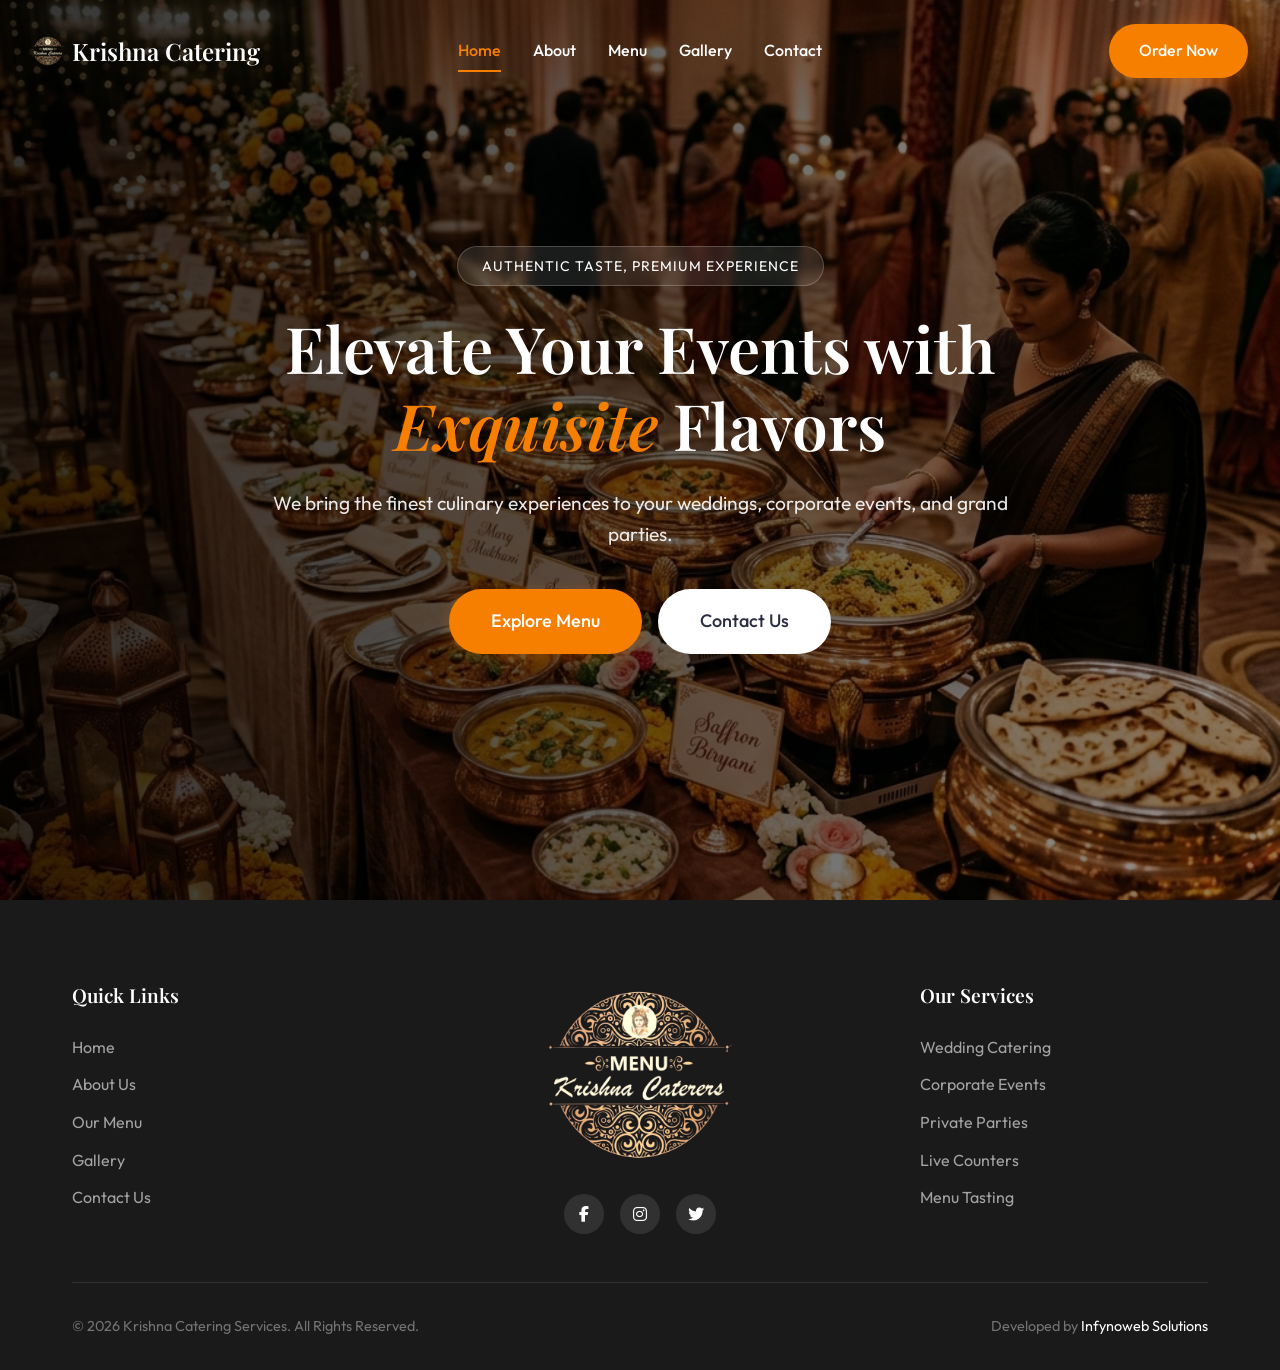
<file: KrishnaCatring-main/index.html>
<!DOCTYPE html>
<html lang="en">

<head>
    <meta charset="UTF-8">
    <meta name="viewport" content="width=device-width, initial-scale=1.0">
    <title>Krishna Catering Services | Home</title>
    <link rel="icon" type="image/x-icon" href="assets/logo.ico">
    <meta name="description"
        content="Experience the finest catering services for weddings, corporate events, and parties. Premium quality and authentic taste.">
    <link rel="preconnect" href="https://fonts.googleapis.com">
    <link rel="preconnect" href="https://fonts.gstatic.com" crossorigin>
    <link
        href="https://fonts.googleapis.com/css2?family=Outfit:wght@300;400;500;600;700;800&family=Playfair+Display:ital,wght@0,600;1,600&display=swap"
        rel="stylesheet">
    <link rel="stylesheet" href="style.css">
    <!-- Font Awesome for Icons -->
    <link rel="stylesheet" href="https://cdnjs.cloudflare.com/ajax/libs/font-awesome/6.4.0/css/all.min.css">
</head>

<body class="page-transition">
    <!-- Navbar -->
    <header class="header" id="header">
        <div class="nav-container">
            <a href="index.html" class="logo">
                <img src="assets/logo.ico" alt="Krishna Catering">
                <span>Krishna Catering</span>
            </a>
            <nav class="navbar" id="navbar">
                <a href="index.html" class="nav-link">Home</a>
                <a href="about.html" class="nav-link">About</a>
                <a href="menu.html" class="nav-link">Menu</a>
                <a href="gallery.html" class="nav-link">Gallery</a>
                <a href="contact.html" class="nav-link">Contact</a>
            </nav>
            <div class="header-actions">
                <a href="order.html" class="btn btn-primary">Order Now</a>
                <div class="menu-toggle" id="menu-toggle">
                    <i class="fa-solid fa-bars"></i>
                </div>
            </div>
        </div>
    </header>

    <!-- Main Content wrapper for fade animations -->
    <main id="main-content">
        <!-- Hero Section -->
        <section class="hero" id="home">
            <div class="hero-bg">
                <img src="assets/hero_banner.png" alt="Elegant Indian Catering Setup">
                <div class="hero-overlay"></div>
            </div>
            <div class="hero-content">
                <span class="badge">Authentic Taste, Premium Experience</span>
                <h1 class="hero-title">Elevate Your Events with <span>Exquisite</span> Flavors</h1>
                <p class="hero-subtitle">We bring the finest culinary experiences to your weddings, corporate events,
                    and grand parties.</p>
                <div class="hero-buttons">
                    <a href="menu.html" class="btn btn-primary btn-lg">Explore Menu</a>
                    <a href="contact.html" class="btn btn-secondary btn-lg">Contact Us</a>
                </div>
            </div>
        </section>

    </main>

    <!-- Footer -->
    <footer class="footer">
        <div class="container">
            <div class="footer-top">
                <div class="footer-links">
                    <h3>Quick Links</h3>
                    <ul>
                        <li><a href="index.html">Home</a></li>
                        <li><a href="about.html">About Us</a></li>
                        <li><a href="menu.html">Our Menu</a></li>
                        <li><a href="gallery.html">Gallery</a></li>
                        <li><a href="contact.html">Contact Us</a></li>
                    </ul>
                </div>
                <div class="footer-brand center-brand">
                    <a href="index.html" class="logo">
                        <img src="assets/logo.png" alt="Krishna Catering">
                    </a>
                    <div class="social-links">
                        <a href="#"><i class="fa-brands fa-facebook-f"></i></a>
                        <a href="#"><i class="fa-brands fa-instagram"></i></a>
                        <a href="#"><i class="fa-brands fa-twitter"></i></a>
                    </div>
                </div>
                <div class="footer-services">
                    <h3>Our Services</h3>
                    <ul>
                        <li><a href="contact.html">Wedding Catering</a></li>
                        <li><a href="contact.html">Corporate Events</a></li>
                        <li><a href="contact.html">Private Parties</a></li>
                        <li><a href="contact.html">Live Counters</a></li>
                        <li><a href="menu.html">Menu Tasting</a></li>
                    </ul>
                </div>
            </div>
            <div class="footer-bottom">
                <p>&copy; 2026 Krishna Catering Services. All Rights Reserved.</p>
                <p>Developed by <a href="https://infynoweb-solution.vercel.app/" target="_blank"
                        style="color: #ffffff; text-decoration: none;">Infynoweb Solutions</a></p>
            </div>
        </div>
    </footer>

    <script src="script.js"></script>
</body>

</html>
</file>
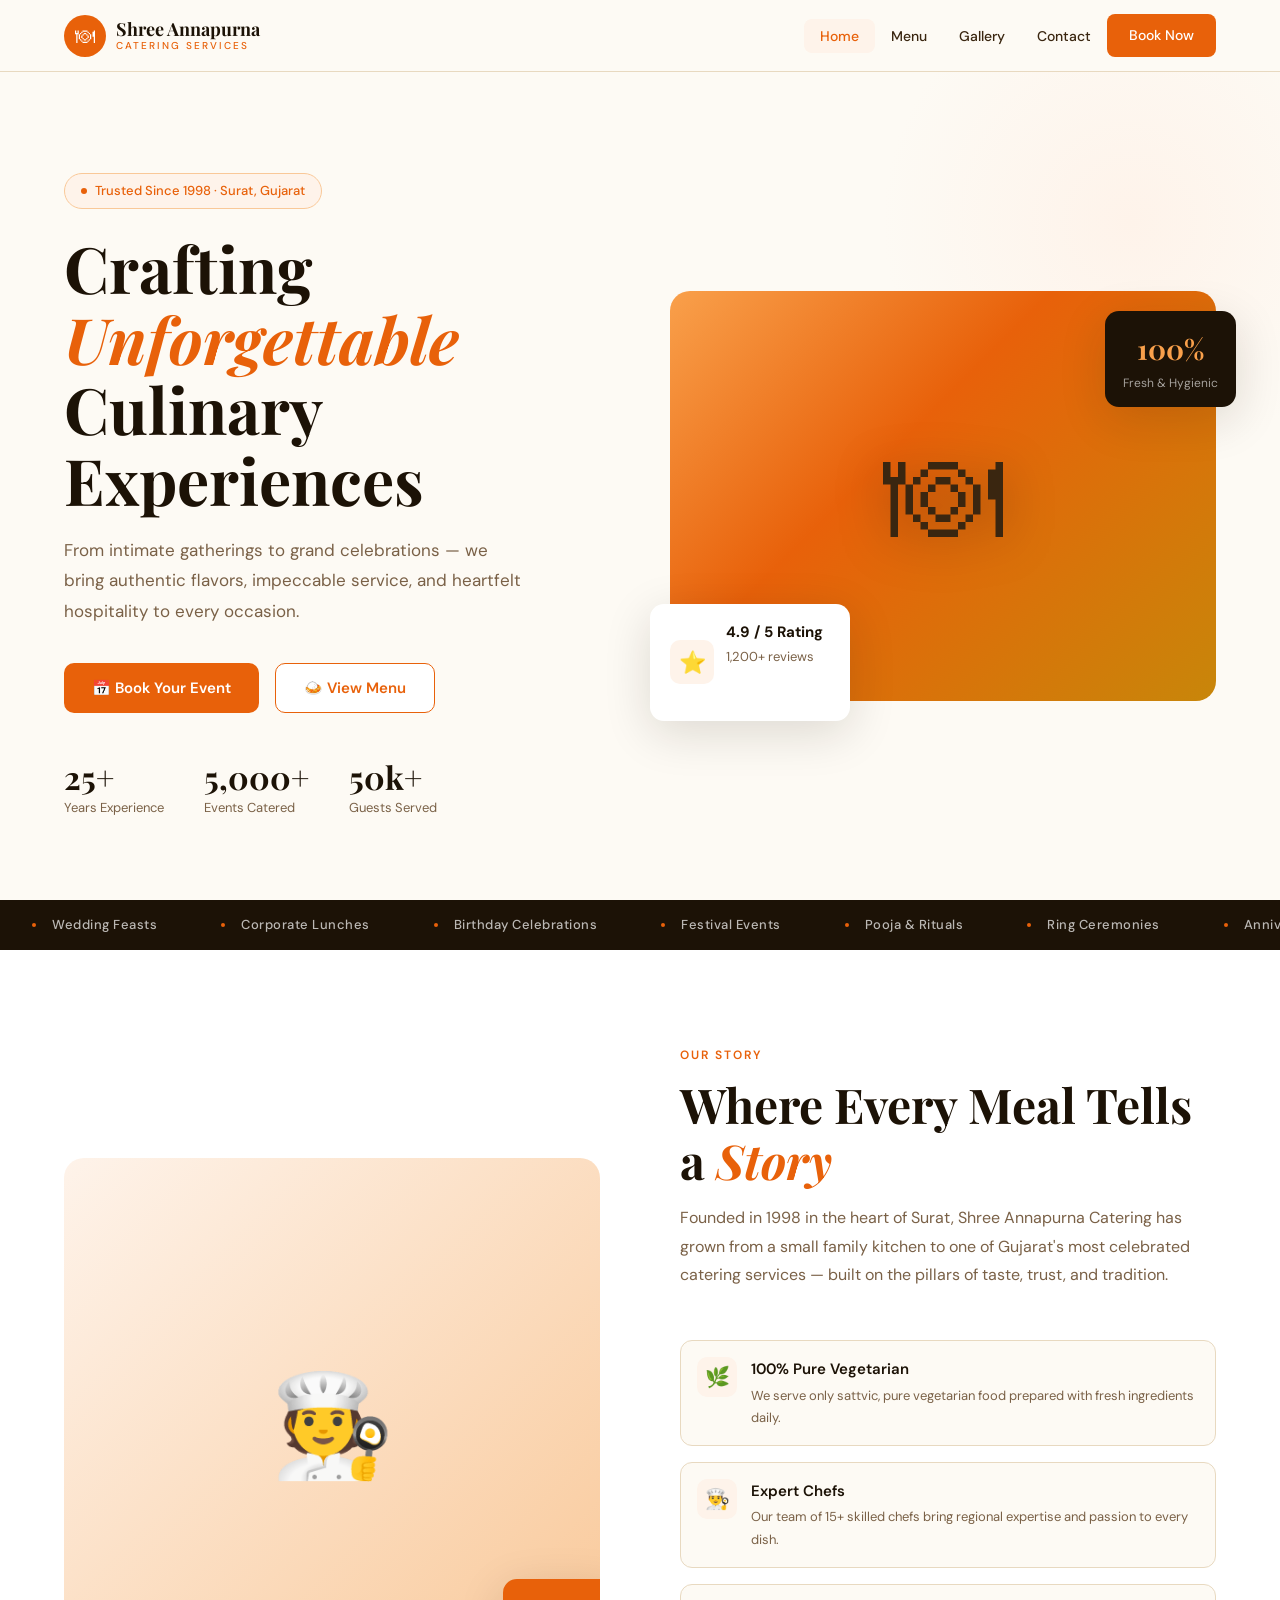
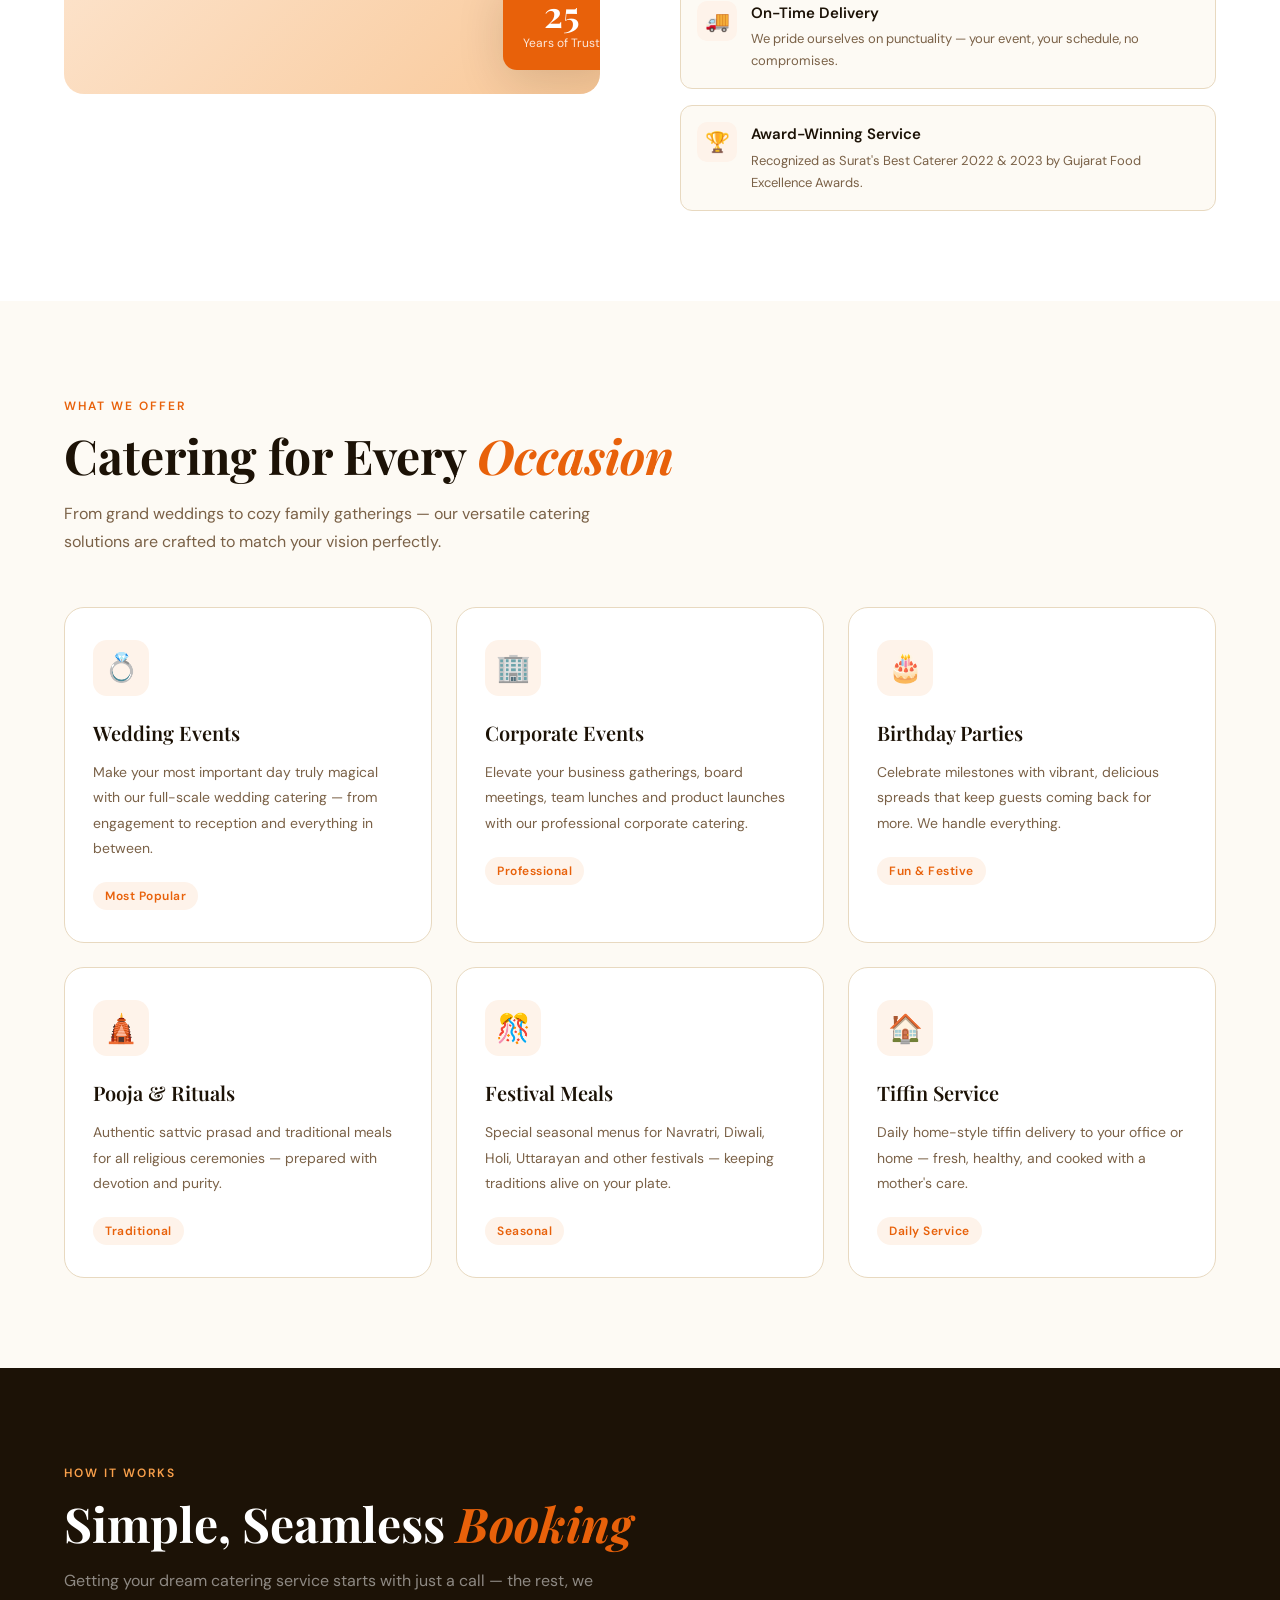
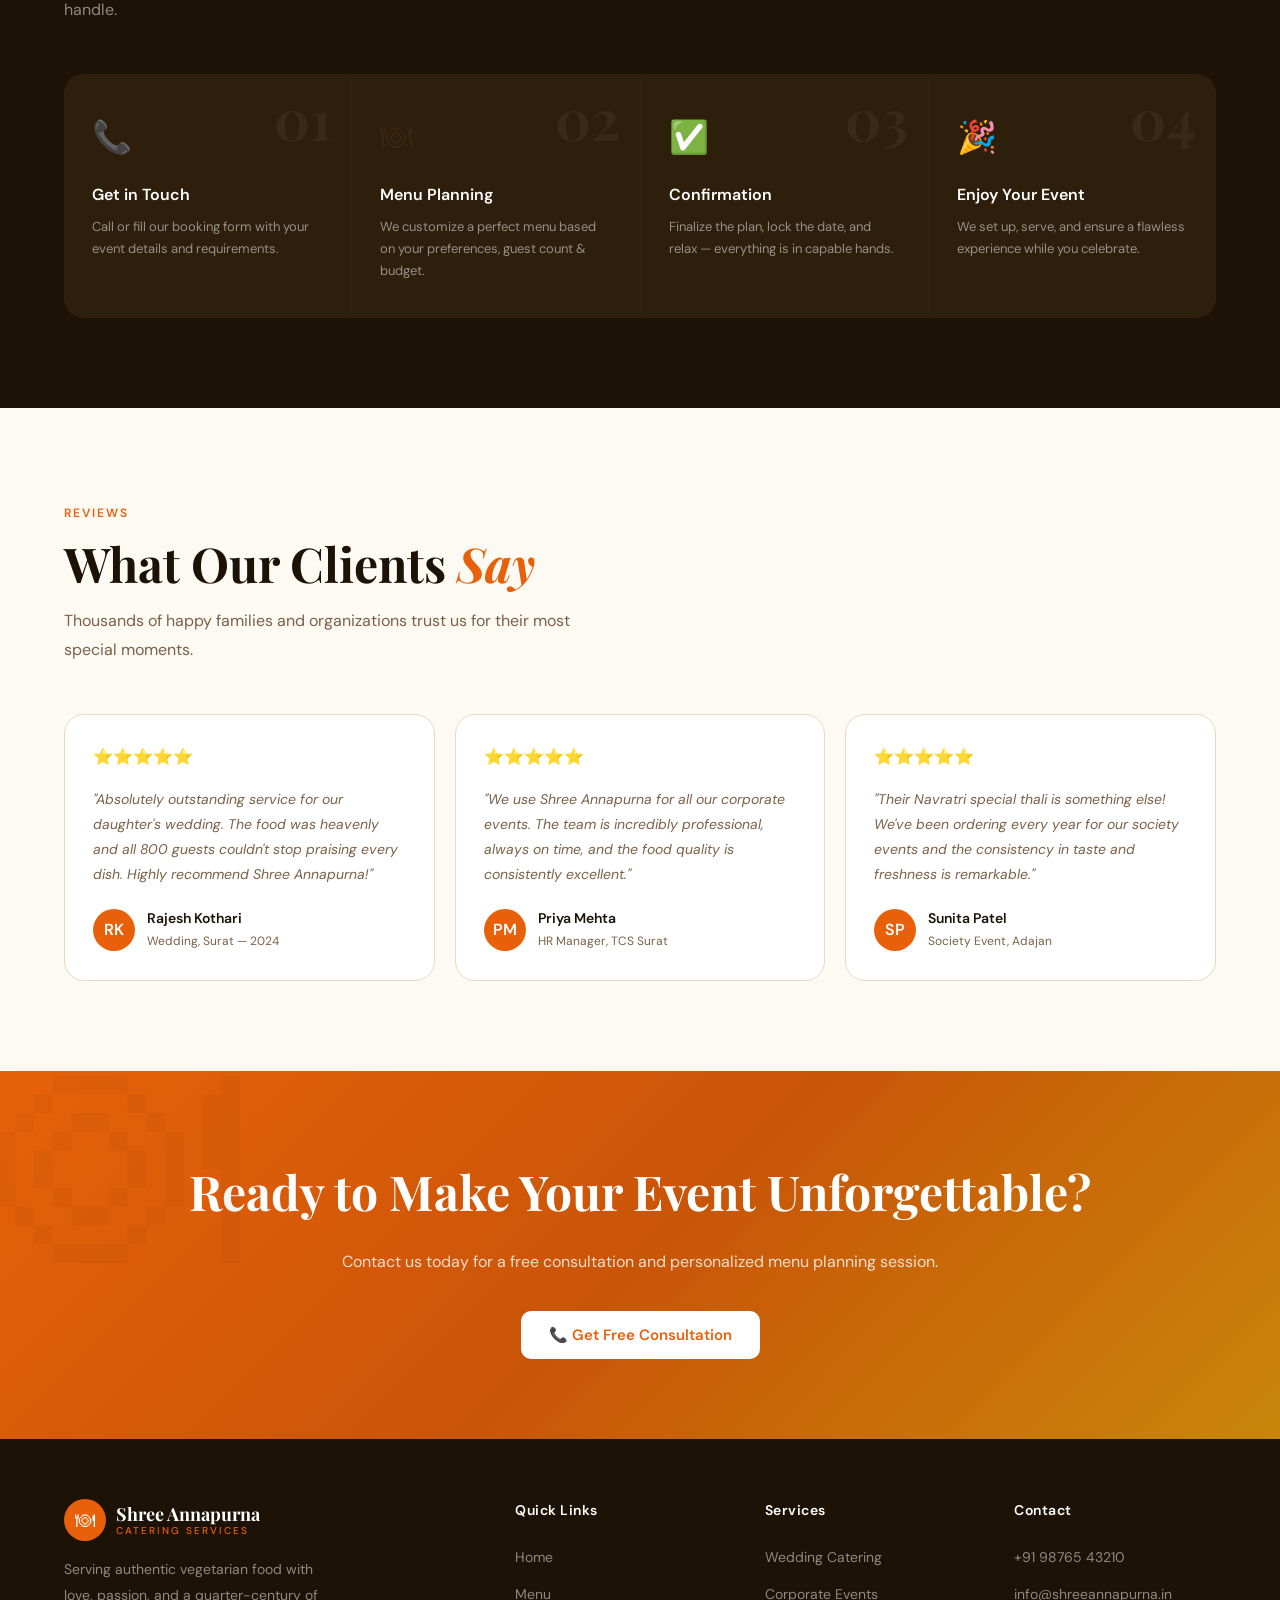
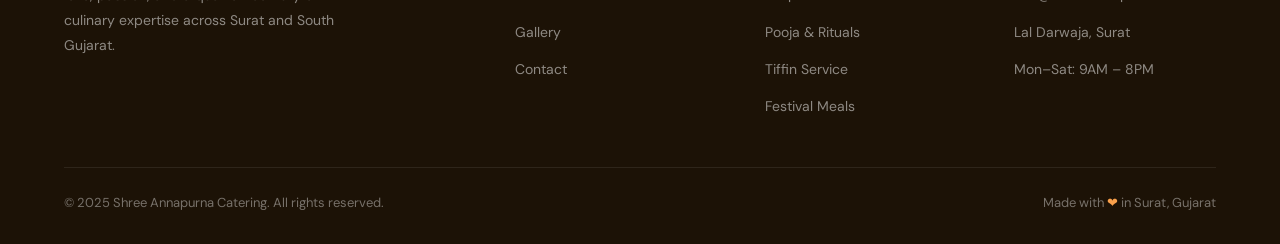
<file: 5/catering-website.html>
<!DOCTYPE html>
<html lang="en">
<head>
<meta charset="UTF-8">
<meta name="viewport" content="width=device-width, initial-scale=1.0">
<title>Shree Annapurna Catering — Premium Catering Services</title>
<link rel="preconnect" href="https://fonts.googleapis.com">
<link href="https://fonts.googleapis.com/css2?family=Playfair+Display:ital,wght@0,400;0,600;0,700;1,400&family=DM+Sans:wght@300;400;500;600&family=Cormorant+Garamond:ital,wght@0,300;0,500;1,300&display=swap" rel="stylesheet">
<style>
  :root {
    --saffron: #E8610A;
    --saffron-light: #F9A04B;
    --saffron-pale: #FEF3EA;
    --gold: #C8860A;
    --gold-light: #F5D78E;
    --cream: #FDFAF4;
    --dark: #1C1206;
    --dark2: #2E1F0C;
    --text: #3A2610;
    --muted: #7A6147;
    --border: #E8D9C0;
    --white: #FFFFFF;
    --shadow: 0 4px 24px rgba(28,18,6,0.08);
    --shadow-lg: 0 12px 48px rgba(28,18,6,0.14);
    --radius: 12px;
    --radius-lg: 20px;
  }
  *, *::before, *::after { box-sizing: border-box; margin: 0; padding: 0; }
  html { scroll-behavior: smooth; }
  body {
    font-family: 'DM Sans', sans-serif;
    background: var(--cream);
    color: var(--text);
    font-size: 16px;
    line-height: 1.7;
    overflow-x: hidden;
  }

  /* ─── NAV ─────────────────────────────────────── */
  nav {
    position: fixed; top: 0; left: 0; right: 0; z-index: 1000;
    background: rgba(253,250,244,0.95);
    backdrop-filter: blur(12px);
    border-bottom: 1px solid var(--border);
    padding: 0 5%;
    display: flex; align-items: center; justify-content: space-between;
    height: 72px;
    transition: box-shadow 0.3s;
  }
  nav.scrolled { box-shadow: var(--shadow); }
  .nav-logo {
    display: flex; align-items: center; gap: 10px;
    text-decoration: none;
  }
  .nav-logo-icon {
    width: 42px; height: 42px;
    background: var(--saffron);
    border-radius: 50%;
    display: flex; align-items: center; justify-content: center;
    font-size: 20px; color: white;
  }
  .nav-logo-text { display: flex; flex-direction: column; line-height: 1.1; }
  .nav-logo-text span:first-child {
    font-family: 'Playfair Display', serif;
    font-size: 18px; font-weight: 700;
    color: var(--dark);
  }
  .nav-logo-text span:last-child {
    font-size: 10px; letter-spacing: 2px; text-transform: uppercase;
    color: var(--saffron); font-weight: 500;
  }
  .nav-links {
    display: flex; gap: 0; list-style: none;
    align-items: center;
  }
  .nav-links li a {
    text-decoration: none; color: var(--text);
    font-size: 14px; font-weight: 500;
    padding: 8px 16px; border-radius: 8px;
    transition: all 0.2s;
    cursor: pointer;
  }
  .nav-links li a:hover, .nav-links li a.active {
    background: var(--saffron-pale);
    color: var(--saffron);
  }
  .nav-cta {
    background: var(--saffron) !important;
    color: white !important;
    padding: 10px 22px !important;
    border-radius: 8px !important;
  }
  .nav-cta:hover { background: #c95508 !important; color: white !important; }

  .hamburger {
    display: none; flex-direction: column; gap: 5px;
    cursor: pointer; padding: 4px;
    background: none; border: none;
  }
  .hamburger span {
    display: block; width: 24px; height: 2px;
    background: var(--dark); border-radius: 2px;
    transition: all 0.3s;
  }

  /* ─── PAGES ───────────────────────────────────── */
  .page { display: none; padding-top: 72px; }
  .page.active { display: block; }

  /* ─── HOME ─────────────────────────────────────── */
  .hero {
    min-height: 92vh;
    display: grid; grid-template-columns: 1fr 1fr;
    align-items: center;
    padding: 80px 5% 60px;
    gap: 60px;
    position: relative;
    overflow: hidden;
  }
  .hero::before {
    content: '';
    position: absolute; top: -100px; right: -100px;
    width: 500px; height: 500px;
    background: radial-gradient(circle, #FEF3EA 0%, transparent 70%);
    pointer-events: none;
  }
  .hero-badge {
    display: inline-flex; align-items: center; gap: 8px;
    background: var(--saffron-pale);
    border: 1px solid #F9C898;
    color: var(--saffron);
    padding: 6px 16px; border-radius: 40px;
    font-size: 13px; font-weight: 500;
    margin-bottom: 24px;
    animation: fadeUp 0.7s ease both;
  }
  .hero-badge span { width: 6px; height: 6px; background: var(--saffron); border-radius: 50%; animation: pulse 2s infinite; }
  @keyframes pulse { 0%,100%{opacity:1;transform:scale(1)} 50%{opacity:0.5;transform:scale(1.4)} }
  @keyframes fadeUp { from{opacity:0;transform:translateY(24px)} to{opacity:1;transform:translateY(0)} }
  @keyframes fadeIn { from{opacity:0} to{opacity:1} }

  .hero h1 {
    font-family: 'Playfair Display', serif;
    font-size: clamp(40px, 5vw, 68px);
    font-weight: 700;
    color: var(--dark);
    line-height: 1.1;
    margin-bottom: 20px;
    animation: fadeUp 0.7s 0.1s ease both;
  }
  .hero h1 em { font-style: italic; color: var(--saffron); }
  .hero p {
    font-size: 17px; color: var(--muted);
    max-width: 460px; line-height: 1.8;
    margin-bottom: 36px;
    animation: fadeUp 0.7s 0.2s ease both;
  }
  .hero-btns {
    display: flex; gap: 16px; flex-wrap: wrap;
    animation: fadeUp 0.7s 0.3s ease both;
  }
  .btn {
    display: inline-flex; align-items: center; gap: 8px;
    padding: 14px 28px; border-radius: 10px;
    font-size: 15px; font-weight: 600;
    cursor: pointer; transition: all 0.2s;
    text-decoration: none; border: none;
    font-family: 'DM Sans', sans-serif;
  }
  .btn-primary { background: var(--saffron); color: white; }
  .btn-primary:hover { background: #c95508; transform: translateY(-1px); box-shadow: 0 6px 20px rgba(232,97,10,0.35); }
  .btn-outline {
    background: white; color: var(--saffron);
    border: 1.5px solid var(--saffron);
  }
  .btn-outline:hover { background: var(--saffron-pale); transform: translateY(-1px); }

  .hero-stats {
    display: flex; gap: 40px; margin-top: 48px;
    animation: fadeUp 0.7s 0.4s ease both;
  }
  .hero-stat .num {
    font-family: 'Playfair Display', serif;
    font-size: 32px; font-weight: 700; color: var(--dark);
    line-height: 1;
  }
  .hero-stat .lbl { font-size: 13px; color: var(--muted); margin-top: 4px; }

  .hero-visual {
    position: relative;
    animation: fadeIn 0.8s 0.3s ease both;
  }
  .hero-img-main {
    width: 100%;
    aspect-ratio: 4/3;
    background: linear-gradient(135deg, #F9A04B 0%, #E8610A 40%, #C8860A 100%);
    border-radius: var(--radius-lg);
    overflow: hidden;
    position: relative;
    display: flex; align-items: center; justify-content: center;
  }
  .hero-img-main svg { opacity: 0.15; }
  .hero-plate-art {
    position: absolute; top: 50%; left: 50%; transform: translate(-50%,-50%);
    font-size: 120px; line-height: 1;
    filter: drop-shadow(0 8px 24px rgba(0,0,0,0.3));
  }
  .hero-float-card {
    position: absolute; bottom: -20px; left: -20px;
    background: white; border-radius: 14px;
    padding: 16px 20px;
    box-shadow: var(--shadow-lg);
    display: flex; align-items: center; gap: 12px;
    min-width: 200px;
  }
  .hero-float-icon {
    width: 44px; height: 44px; border-radius: 10px;
    background: var(--saffron-pale);
    display: flex; align-items: center; justify-content: center;
    font-size: 22px;
  }
  .hero-float-card p { font-size: 13px; color: var(--muted); }
  .hero-float-card strong { font-size: 15px; color: var(--dark); display: block; }

  .hero-float-card2 {
    position: absolute; top: 20px; right: -20px;
    background: var(--dark); color: white;
    border-radius: 14px; padding: 14px 18px;
    box-shadow: var(--shadow-lg);
    text-align: center;
    min-width: 130px;
  }
  .hero-float-card2 .big { font-family: 'Playfair Display', serif; font-size: 28px; font-weight: 700; color: var(--saffron-light); }
  .hero-float-card2 .sm { font-size: 12px; color: rgba(255,255,255,0.6); }

  /* MARQUEE */
  .marquee-wrap {
    background: var(--dark);
    padding: 14px 0;
    overflow: hidden;
  }
  .marquee-track {
    display: flex; gap: 0;
    animation: marquee 22s linear infinite;
    width: max-content;
  }
  @keyframes marquee { from{transform:translateX(0)} to{transform:translateX(-50%)} }
  .marquee-item {
    display: flex; align-items: center; gap: 16px;
    padding: 0 32px;
    font-size: 13px; font-weight: 500;
    color: rgba(255,255,255,0.7);
    letter-spacing: 0.5px;
    white-space: nowrap;
  }
  .marquee-dot { width: 4px; height: 4px; background: var(--saffron); border-radius: 50%; }

  /* SECTIONS */
  section { padding: 90px 5%; }
  .section-tag {
    display: inline-block;
    font-size: 12px; font-weight: 600;
    letter-spacing: 2px; text-transform: uppercase;
    color: var(--saffron);
    margin-bottom: 12px;
  }
  h2.section-title {
    font-family: 'Playfair Display', serif;
    font-size: clamp(30px, 4vw, 48px);
    font-weight: 700; color: var(--dark);
    line-height: 1.15;
    margin-bottom: 16px;
  }
  h2.section-title em { font-style: italic; color: var(--saffron); }
  .section-subtitle { font-size: 16px; color: var(--muted); max-width: 540px; line-height: 1.8; margin-bottom: 50px; }

  /* ABOUT STRIP */
  .about-strip {
    background: white;
    display: grid; grid-template-columns: 1fr 1fr;
    gap: 80px; align-items: center;
  }
  .about-img-wrap { position: relative; }
  .about-img {
    width: 100%; aspect-ratio: 1;
    background: linear-gradient(135deg, var(--saffron-pale), #F9C898);
    border-radius: var(--radius-lg);
    display: flex; align-items: center; justify-content: center;
    font-size: 100px; position: relative; overflow: hidden;
  }
  .about-badge {
    position: absolute; bottom: 24px; right: -20px;
    background: var(--saffron); color: white;
    border-radius: 14px; padding: 16px 20px;
    box-shadow: var(--shadow-lg);
    text-align: center;
  }
  .about-badge .big { font-family: 'Playfair Display', serif; font-size: 36px; font-weight: 700; line-height: 1; }
  .about-badge .sm { font-size: 12px; opacity: 0.85; margin-top: 2px; }
  .about-feats { display: flex; flex-direction: column; gap: 16px; margin-top: 32px; }
  .about-feat {
    display: flex; gap: 14px; align-items: flex-start;
    padding: 16px; background: var(--cream);
    border-radius: var(--radius); border: 1px solid var(--border);
    transition: all 0.2s;
  }
  .about-feat:hover { background: var(--saffron-pale); border-color: #F9C898; }
  .about-feat-icon {
    width: 40px; height: 40px; min-width: 40px;
    background: var(--saffron-pale); border-radius: 10px;
    display: flex; align-items: center; justify-content: center; font-size: 20px;
  }
  .about-feat h4 { font-size: 15px; font-weight: 600; color: var(--dark); margin-bottom: 2px; }
  .about-feat p { font-size: 13px; color: var(--muted); }

  /* SERVICES */
  .services-grid { display: grid; grid-template-columns: repeat(3, 1fr); gap: 24px; }
  .service-card {
    background: white; border-radius: var(--radius-lg);
    border: 1px solid var(--border);
    padding: 32px 28px;
    transition: all 0.3s;
    cursor: default;
    position: relative; overflow: hidden;
  }
  .service-card::before {
    content: '';
    position: absolute; top: 0; left: 0; right: 0; height: 3px;
    background: var(--saffron);
    transform: scaleX(0); transform-origin: left;
    transition: transform 0.3s;
  }
  .service-card:hover { transform: translateY(-6px); box-shadow: var(--shadow-lg); }
  .service-card:hover::before { transform: scaleX(1); }
  .service-icon {
    width: 56px; height: 56px;
    background: var(--saffron-pale); border-radius: 14px;
    display: flex; align-items: center; justify-content: center;
    font-size: 28px; margin-bottom: 20px;
  }
  .service-card h3 { font-family: 'Playfair Display', serif; font-size: 20px; font-weight: 600; color: var(--dark); margin-bottom: 10px; }
  .service-card p { font-size: 14px; color: var(--muted); line-height: 1.8; margin-bottom: 20px; }
  .service-tag {
    display: inline-block; font-size: 12px; font-weight: 600;
    color: var(--saffron); background: var(--saffron-pale);
    padding: 4px 12px; border-radius: 40px;
    letter-spacing: 0.5px;
  }

  /* PROCESS */
  .process-wrap { background: var(--dark); padding: 90px 5%; }
  .process-wrap .section-tag { color: var(--saffron-light); }
  .process-wrap h2.section-title { color: white; }
  .process-wrap .section-subtitle { color: rgba(255,255,255,0.5); }
  .process-steps { display: grid; grid-template-columns: repeat(4, 1fr); gap: 1px; background: rgba(255,255,255,0.08); border-radius: var(--radius-lg); overflow: hidden; }
  .process-step {
    background: var(--dark2);
    padding: 36px 28px;
    position: relative;
    transition: background 0.2s;
  }
  .process-step:hover { background: #3d2910; }
  .step-num {
    font-family: 'Playfair Display', serif;
    font-size: 56px; font-weight: 700;
    color: rgba(255,255,255,0.05);
    position: absolute; top: 16px; right: 20px;
    line-height: 1;
  }
  .step-icon {
    font-size: 32px; margin-bottom: 16px;
  }
  .process-step h4 {
    font-size: 16px; font-weight: 600;
    color: white; margin-bottom: 8px;
  }
  .process-step p { font-size: 13px; color: rgba(255,255,255,0.5); line-height: 1.7; }

  /* TESTIMONIALS */
  .testimonials-section { background: var(--cream); }
  .testi-grid { display: grid; grid-template-columns: repeat(3, 1fr); gap: 20px; }
  .testi-card {
    background: white; border-radius: var(--radius-lg);
    padding: 28px; border: 1px solid var(--border);
    transition: all 0.2s;
  }
  .testi-card:hover { box-shadow: var(--shadow); }
  .testi-stars { display: flex; gap: 4px; margin-bottom: 16px; }
  .star { color: var(--gold); font-size: 16px; }
  .testi-text { font-size: 14px; color: var(--muted); line-height: 1.8; font-style: italic; margin-bottom: 20px; }
  .testi-author { display: flex; align-items: center; gap: 12px; }
  .testi-avatar {
    width: 42px; height: 42px; border-radius: 50%;
    background: var(--saffron);
    display: flex; align-items: center; justify-content: center;
    color: white; font-weight: 600; font-size: 16px;
  }
  .testi-name { font-size: 14px; font-weight: 600; color: var(--dark); }
  .testi-role { font-size: 12px; color: var(--muted); }

  /* CTA STRIP */
  .cta-strip {
    background: linear-gradient(135deg, var(--saffron) 0%, #c95508 50%, var(--gold) 100%);
    padding: 80px 5%;
    text-align: center;
    position: relative; overflow: hidden;
  }
  .cta-strip::before {
    content: '🍽';
    position: absolute; font-size: 300px;
    opacity: 0.04;
    top: -60px; left: -60px;
    line-height: 1;
  }
  .cta-strip h2 {
    font-family: 'Playfair Display', serif;
    font-size: clamp(28px, 4vw, 48px); font-weight: 700;
    color: white; margin-bottom: 16px;
  }
  .cta-strip p { color: rgba(255,255,255,0.8); font-size: 16px; margin-bottom: 36px; }
  .cta-strip .btn { background: white; color: var(--saffron); }
  .cta-strip .btn:hover { background: var(--cream); }

  /* ─── MENU PAGE ─────────────────────────────────── */
  .menu-hero {
    background: var(--dark);
    padding: 80px 5% 60px;
    text-align: center;
  }
  .menu-hero .section-tag { color: var(--saffron-light); }
  .menu-hero h1 { font-family: 'Playfair Display', serif; font-size: clamp(36px, 5vw, 60px); font-weight: 700; color: white; margin-bottom: 16px; }
  .menu-hero p { color: rgba(255,255,255,0.6); font-size: 16px; max-width: 500px; margin: 0 auto; }

  .menu-filters {
    display: flex; gap: 10px; flex-wrap: wrap;
    justify-content: center;
    padding: 40px 5% 0;
  }
  .filter-btn {
    padding: 10px 22px; border-radius: 40px;
    font-size: 14px; font-weight: 500;
    cursor: pointer; transition: all 0.2s;
    border: 1.5px solid var(--border);
    background: white; color: var(--text);
    font-family: 'DM Sans', sans-serif;
  }
  .filter-btn.active, .filter-btn:hover {
    background: var(--saffron); color: white; border-color: var(--saffron);
  }

  .menu-section { padding: 60px 5%; }
  .menu-category { margin-bottom: 60px; }
  .menu-cat-title {
    font-family: 'Playfair Display', serif;
    font-size: 26px; font-weight: 600; color: var(--dark);
    margin-bottom: 8px;
    display: flex; align-items: center; gap: 12px;
  }
  .menu-cat-title::after {
    content: ''; flex: 1; height: 1px; background: var(--border);
  }
  .menu-grid { display: grid; grid-template-columns: repeat(3, 1fr); gap: 16px; margin-top: 24px; }
  .menu-item {
    background: white; border-radius: var(--radius);
    border: 1px solid var(--border); padding: 20px;
    display: flex; align-items: flex-start; gap: 14px;
    transition: all 0.2s;
  }
  .menu-item:hover { box-shadow: var(--shadow); transform: translateY(-2px); }
  .menu-item-icon {
    width: 48px; height: 48px; min-width: 48px;
    border-radius: 10px; background: var(--saffron-pale);
    display: flex; align-items: center; justify-content: center;
    font-size: 24px;
  }
  .menu-item h4 { font-size: 15px; font-weight: 600; color: var(--dark); margin-bottom: 4px; }
  .menu-item p { font-size: 12px; color: var(--muted); line-height: 1.5; }
  .menu-item-badges { display: flex; gap: 6px; margin-top: 8px; }
  .badge {
    font-size: 11px; font-weight: 500;
    padding: 2px 8px; border-radius: 4px;
  }
  .badge-veg { background: #EAF7EE; color: #1A7A38; }
  .badge-spicy { background: #FEF3EA; color: var(--saffron); }
  .badge-popular { background: #FEF9EA; color: var(--gold); }

  .package-cards { display: grid; grid-template-columns: repeat(3, 1fr); gap: 24px; margin-top: 32px; }
  .pkg-card {
    background: white; border-radius: var(--radius-lg);
    border: 2px solid var(--border); padding: 32px 28px;
    text-align: center; transition: all 0.3s; position: relative; overflow: hidden;
  }
  .pkg-card.featured { border-color: var(--saffron); }
  .pkg-featured-badge {
    position: absolute; top: 0; left: 0; right: 0;
    background: var(--saffron); color: white;
    font-size: 12px; font-weight: 600; letter-spacing: 1px;
    text-transform: uppercase; padding: 6px;
  }
  .pkg-card.featured { padding-top: 46px; }
  .pkg-name { font-family: 'Playfair Display', serif; font-size: 22px; font-weight: 700; color: var(--dark); margin-bottom: 8px; }
  .pkg-price { font-family: 'Playfair Display', serif; font-size: 40px; font-weight: 700; color: var(--saffron); margin: 16px 0 4px; }
  .pkg-price-note { font-size: 13px; color: var(--muted); margin-bottom: 20px; }
  .pkg-features { list-style: none; text-align: left; margin-bottom: 28px; display: flex; flex-direction: column; gap: 10px; }
  .pkg-features li { display: flex; align-items: center; gap: 10px; font-size: 14px; color: var(--text); }
  .pkg-features li::before { content: '✓'; color: var(--saffron); font-weight: 700; }
  .pkg-card:hover { transform: translateY(-4px); box-shadow: var(--shadow-lg); }

  /* ─── GALLERY PAGE ──────────────────────────────── */
  .gallery-hero {
    background: linear-gradient(135deg, var(--saffron-pale) 0%, #FFF7EE 100%);
    padding: 80px 5% 60px; text-align: center;
  }
  .gallery-hero h1 { font-family: 'Playfair Display', serif; font-size: clamp(36px, 5vw, 60px); font-weight: 700; color: var(--dark); margin-bottom: 16px; }

  .gallery-tabs {
    display: flex; gap: 0; justify-content: center;
    padding: 32px 5% 0;
    border-bottom: 2px solid var(--border);
  }
  .gallery-tab {
    padding: 12px 28px; font-size: 15px; font-weight: 500;
    cursor: pointer; transition: all 0.2s;
    border: none; background: none; font-family: 'DM Sans', sans-serif;
    color: var(--muted); border-bottom: 2px solid transparent; margin-bottom: -2px;
  }
  .gallery-tab.active { color: var(--saffron); border-bottom-color: var(--saffron); }
  .gallery-tab:hover { color: var(--saffron); }

  .gallery-content { padding: 48px 5%; }
  .gallery-grid {
    display: grid;
    grid-template-columns: repeat(4, 1fr);
    gap: 16px;
  }
  .gallery-item {
    border-radius: var(--radius);
    overflow: hidden;
    position: relative;
    aspect-ratio: 1;
    cursor: pointer;
    background: var(--saffron-pale);
    display: flex; align-items: center; justify-content: center;
    transition: transform 0.2s;
  }
  .gallery-item:nth-child(3n+1) { grid-column: span 2; aspect-ratio: 2/1; }
  .gallery-item:hover { transform: scale(0.98); }
  .gallery-item .overlay {
    position: absolute; inset: 0;
    background: linear-gradient(to top, rgba(28,18,6,0.7) 0%, transparent 60%);
    opacity: 0; transition: opacity 0.3s;
    display: flex; align-items: flex-end; padding: 16px;
  }
  .gallery-item:hover .overlay { opacity: 1; }
  .overlay-text { color: white; font-size: 14px; font-weight: 500; }
  .gallery-emoji { font-size: 60px; }
  .gallery-item:nth-child(3n+1) .gallery-emoji { font-size: 90px; }

  .video-grid {
    display: grid;
    grid-template-columns: repeat(3, 1fr);
    gap: 20px;
  }
  .video-card {
    background: var(--dark); border-radius: var(--radius-lg);
    overflow: hidden; cursor: pointer;
    position: relative; transition: transform 0.2s;
  }
  .video-card:hover { transform: scale(0.98); }
  .video-thumb {
    aspect-ratio: 16/9;
    background: linear-gradient(135deg, #3d2910, var(--dark2));
    display: flex; align-items: center; justify-content: center;
    position: relative;
  }
  .video-thumb-emoji { font-size: 52px; }
  .play-btn {
    position: absolute;
    width: 56px; height: 56px;
    background: rgba(255,255,255,0.95);
    border-radius: 50%;
    display: flex; align-items: center; justify-content: center;
    font-size: 20px;
    box-shadow: 0 4px 16px rgba(0,0,0,0.3);
    transition: transform 0.2s;
  }
  .video-card:hover .play-btn { transform: scale(1.1); }
  .video-info { padding: 16px; }
  .video-info h4 { color: white; font-size: 14px; font-weight: 600; margin-bottom: 4px; }
  .video-info p { color: rgba(255,255,255,0.5); font-size: 12px; }
  .video-duration {
    position: absolute; top: 10px; right: 10px;
    background: rgba(0,0,0,0.7); color: white;
    font-size: 11px; padding: 3px 8px; border-radius: 4px;
  }

  /* ─── CONTACT PAGE ──────────────────────────────── */
  .contact-hero {
    background: var(--dark);
    padding: 80px 5% 60px; text-align: center;
  }
  .contact-hero h1 { font-family: 'Playfair Display', serif; font-size: clamp(36px, 5vw, 60px); font-weight: 700; color: white; margin-bottom: 16px; }
  .contact-hero p { color: rgba(255,255,255,0.6); font-size: 16px; }

  .contact-wrap {
    padding: 80px 5%;
    display: grid; grid-template-columns: 5fr 7fr;
    gap: 60px;
  }
  .contact-info h3 { font-family: 'Playfair Display', serif; font-size: 28px; font-weight: 600; color: var(--dark); margin-bottom: 16px; }
  .contact-info > p { color: var(--muted); font-size: 15px; line-height: 1.8; margin-bottom: 40px; }
  .contact-items { display: flex; flex-direction: column; gap: 24px; }
  .contact-item { display: flex; gap: 16px; align-items: flex-start; }
  .contact-item-icon {
    width: 48px; height: 48px; min-width: 48px;
    background: var(--saffron-pale); border-radius: 12px;
    display: flex; align-items: center; justify-content: center; font-size: 22px;
  }
  .contact-item h4 { font-size: 14px; font-weight: 600; color: var(--dark); margin-bottom: 4px; }
  .contact-item p { font-size: 14px; color: var(--muted); }
  .contact-item a { color: var(--saffron); text-decoration: none; }
  .social-links { display: flex; gap: 12px; margin-top: 40px; }
  .social-link {
    width: 42px; height: 42px; border-radius: 10px;
    background: var(--saffron-pale); border: 1px solid var(--border);
    display: flex; align-items: center; justify-content: center;
    font-size: 18px; cursor: pointer; transition: all 0.2s;
    text-decoration: none;
  }
  .social-link:hover { background: var(--saffron); transform: translateY(-2px); }

  .contact-form {
    background: white; border-radius: var(--radius-lg);
    padding: 40px; border: 1px solid var(--border);
    box-shadow: var(--shadow);
  }
  .contact-form h3 { font-family: 'Playfair Display', serif; font-size: 24px; font-weight: 600; color: var(--dark); margin-bottom: 28px; }
  .form-row { display: grid; grid-template-columns: 1fr 1fr; gap: 16px; }
  .form-group { margin-bottom: 20px; }
  .form-group label { display: block; font-size: 13px; font-weight: 600; color: var(--text); margin-bottom: 6px; }
  .form-group input, .form-group select, .form-group textarea {
    width: 100%; padding: 12px 14px;
    border: 1.5px solid var(--border); border-radius: var(--radius);
    font-size: 14px; font-family: 'DM Sans', sans-serif;
    color: var(--text); background: var(--cream);
    outline: none; transition: border-color 0.2s;
  }
  .form-group input:focus, .form-group select:focus, .form-group textarea:focus {
    border-color: var(--saffron);
    background: white;
  }
  .form-group textarea { resize: vertical; min-height: 120px; }
  .form-success {
    display: none;
    text-align: center; padding: 32px;
  }
  .form-success .check { font-size: 56px; margin-bottom: 16px; }
  .form-success h4 { font-family: 'Playfair Display', serif; font-size: 24px; color: var(--dark); margin-bottom: 8px; }
  .form-success p { color: var(--muted); }

  /* MAP */
  .map-section { padding: 0 5% 80px; }
  .map-wrap {
    background: var(--saffron-pale);
    border-radius: var(--radius-lg);
    overflow: hidden; border: 1px solid var(--border);
    height: 320px; display: flex; align-items: center; justify-content: center;
    position: relative;
  }
  .map-placeholder { text-align: center; }
  .map-placeholder .icon { font-size: 48px; margin-bottom: 12px; }
  .map-placeholder h4 { font-family: 'Playfair Display', serif; font-size: 20px; color: var(--dark); margin-bottom: 6px; }
  .map-placeholder p { color: var(--muted); font-size: 14px; }

  /* FAQ */
  .faq-section { background: white; padding: 90px 5%; }
  .faq-grid { display: grid; grid-template-columns: 1fr 1fr; gap: 16px; margin-top: 40px; max-width: 900px; margin-left: auto; margin-right: auto; }
  .faq-item {
    border: 1px solid var(--border); border-radius: var(--radius);
    overflow: hidden;
  }
  .faq-q {
    display: flex; justify-content: space-between; align-items: center;
    padding: 18px 20px; cursor: pointer;
    font-size: 14px; font-weight: 600; color: var(--dark);
    user-select: none; transition: background 0.2s;
  }
  .faq-q:hover { background: var(--saffron-pale); }
  .faq-q.open { background: var(--saffron-pale); color: var(--saffron); }
  .faq-chevron { font-size: 12px; transition: transform 0.3s; }
  .faq-q.open .faq-chevron { transform: rotate(180deg); }
  .faq-a { max-height: 0; overflow: hidden; transition: max-height 0.3s ease; }
  .faq-a.open { max-height: 200px; }
  .faq-a-inner { padding: 16px 20px; font-size: 13px; color: var(--muted); line-height: 1.7; border-top: 1px solid var(--border); }

  /* FOOTER */
  footer {
    background: var(--dark);
    padding: 60px 5% 30px;
  }
  .footer-grid { display: grid; grid-template-columns: 2fr 1fr 1fr 1fr; gap: 48px; margin-bottom: 48px; }
  .footer-brand p { color: rgba(255,255,255,0.5); font-size: 14px; line-height: 1.8; margin-top: 16px; max-width: 280px; }
  .footer-logo-text span:first-child { color: white !important; }
  .footer-col h4 { color: white; font-size: 14px; font-weight: 600; margin-bottom: 20px; letter-spacing: 0.5px; }
  .footer-col ul { list-style: none; display: flex; flex-direction: column; gap: 10px; }
  .footer-col ul li a {
    color: rgba(255,255,255,0.5); font-size: 14px; text-decoration: none;
    transition: color 0.2s; cursor: pointer;
  }
  .footer-col ul li a:hover { color: var(--saffron-light); }
  .footer-bottom {
    border-top: 1px solid rgba(255,255,255,0.08);
    padding-top: 24px;
    display: flex; justify-content: space-between; align-items: center;
  }
  .footer-bottom p { color: rgba(255,255,255,0.4); font-size: 13px; }
  .footer-bottom span { color: var(--saffron-light); }

  /* ─── LIGHTBOX ──────────────────────────────────── */
  .lightbox {
    display: none;
    position: fixed; inset: 0; z-index: 2000;
    background: rgba(0,0,0,0.92);
    align-items: center; justify-content: center;
  }
  .lightbox.open { display: flex; }
  .lightbox-inner { text-align: center; color: white; font-size: 100px; }
  .lightbox-close {
    position: absolute; top: 24px; right: 24px;
    width: 44px; height: 44px; border-radius: 50%;
    background: rgba(255,255,255,0.1); border: none;
    color: white; font-size: 20px; cursor: pointer;
    display: flex; align-items: center; justify-content: center;
    transition: background 0.2s;
  }
  .lightbox-close:hover { background: rgba(255,255,255,0.2); }

  /* MOBILE NAV */
  .mobile-nav {
    display: none;
    position: fixed; top: 72px; left: 0; right: 0; bottom: 0;
    background: var(--cream); z-index: 999;
    padding: 32px 5%;
    flex-direction: column; gap: 8px;
    overflow-y: auto;
  }
  .mobile-nav.open { display: flex; }
  .mobile-nav a {
    text-decoration: none; color: var(--text);
    font-size: 18px; font-weight: 500;
    padding: 14px 0;
    border-bottom: 1px solid var(--border);
    cursor: pointer;
  }

  /* ─── RESPONSIVE ──────────────────────────────── */
  @media (max-width: 900px) {
    .hero { grid-template-columns: 1fr; padding: 60px 5%; }
    .hero-visual { display: none; }
    .hero-stats { gap: 24px; }
    .about-strip { grid-template-columns: 1fr; }
    .about-img-wrap { display: none; }
    .services-grid { grid-template-columns: 1fr 1fr; }
    .process-steps { grid-template-columns: 1fr 1fr; }
    .testi-grid { grid-template-columns: 1fr; }
    .menu-grid { grid-template-columns: 1fr 1fr; }
    .package-cards { grid-template-columns: 1fr; }
    .gallery-grid { grid-template-columns: 1fr 1fr; }
    .gallery-item:nth-child(3n+1) { grid-column: span 1; aspect-ratio: 1; }
    .video-grid { grid-template-columns: 1fr; }
    .contact-wrap { grid-template-columns: 1fr; }
    .footer-grid { grid-template-columns: 1fr 1fr; }
    .faq-grid { grid-template-columns: 1fr; }
    .nav-links { display: none; }
    .hamburger { display: flex; }
  }
  @media (max-width: 600px) {
    .services-grid { grid-template-columns: 1fr; }
    .process-steps { grid-template-columns: 1fr; }
    .menu-grid { grid-template-columns: 1fr; }
    .gallery-grid { grid-template-columns: 1fr; }
    .footer-grid { grid-template-columns: 1fr; }
    .form-row { grid-template-columns: 1fr; }
    .hero-stats { flex-wrap: wrap; }
  }

  /* ANIMATIONS ON SCROLL */
  .reveal {
    opacity: 0; transform: translateY(30px);
    transition: opacity 0.6s ease, transform 0.6s ease;
  }
  .reveal.visible { opacity: 1; transform: none; }
</style>
</head>
<body>

<!-- NAV -->
<nav id="mainNav">
  <a class="nav-logo" onclick="showPage('home')">
    <div class="nav-logo-icon">🍽</div>
    <div class="nav-logo-text">
      <span>Shree Annapurna</span>
      <span>Catering Services</span>
    </div>
  </a>
  <ul class="nav-links">
    <li><a onclick="showPage('home')" class="active" id="nav-home">Home</a></li>
    <li><a onclick="showPage('menu')" id="nav-menu">Menu</a></li>
    <li><a onclick="showPage('gallery')" id="nav-gallery">Gallery</a></li>
    <li><a onclick="showPage('contact')" id="nav-contact">Contact</a></li>
    <li><a onclick="showPage('contact')" class="nav-cta btn">Book Now</a></li>
  </ul>
  <button class="hamburger" id="hamburger" onclick="toggleMobileNav()">
    <span></span><span></span><span></span>
  </button>
</nav>

<!-- MOBILE NAV -->
<div class="mobile-nav" id="mobileNav">
  <a onclick="showPage('home');toggleMobileNav()">🏠 Home</a>
  <a onclick="showPage('menu');toggleMobileNav()">🍛 Menu</a>
  <a onclick="showPage('gallery');toggleMobileNav()">📸 Gallery</a>
  <a onclick="showPage('contact');toggleMobileNav()">📞 Contact</a>
  <a onclick="showPage('contact');toggleMobileNav()" style="color:var(--saffron);font-weight:700">📅 Book Now</a>
</div>

<!-- ═══════════════════════════════ HOME PAGE ════════════════════════════════ -->
<div id="page-home" class="page active">

  <!-- HERO -->
  <section class="hero">
    <div class="hero-content">
      <div class="hero-badge"><span></span> Trusted Since 1998 · Surat, Gujarat</div>
      <h1>Crafting <em>Unforgettable</em><br>Culinary Experiences</h1>
      <p>From intimate gatherings to grand celebrations — we bring authentic flavors, impeccable service, and heartfelt hospitality to every occasion.</p>
      <div class="hero-btns">
        <button class="btn btn-primary" onclick="showPage('contact')">📅 Book Your Event</button>
        <button class="btn btn-outline" onclick="showPage('menu')">🍛 View Menu</button>
      </div>
      <div class="hero-stats">
        <div class="hero-stat"><div class="num">25+</div><div class="lbl">Years Experience</div></div>
        <div class="hero-stat"><div class="num">5,000+</div><div class="lbl">Events Catered</div></div>
        <div class="hero-stat"><div class="num">50k+</div><div class="lbl">Guests Served</div></div>
      </div>
    </div>
    <div class="hero-visual">
      <div class="hero-img-main">
        <div class="hero-plate-art">🍽</div>
      </div>
      <div class="hero-float-card">
        <div class="hero-float-icon">⭐</div>
        <div>
          <strong>4.9 / 5 Rating</strong>
          <p>1,200+ reviews</p>
        </div>
      </div>
      <div class="hero-float-card2">
        <div class="big">100%</div>
        <div class="sm">Fresh & Hygienic</div>
      </div>
    </div>
  </section>

  <!-- MARQUEE -->
  <div class="marquee-wrap">
    <div class="marquee-track">
      <div class="marquee-item"><div class="marquee-dot"></div>Wedding Feasts</div>
      <div class="marquee-item"><div class="marquee-dot"></div>Corporate Lunches</div>
      <div class="marquee-item"><div class="marquee-dot"></div>Birthday Celebrations</div>
      <div class="marquee-item"><div class="marquee-dot"></div>Festival Events</div>
      <div class="marquee-item"><div class="marquee-dot"></div>Pooja & Rituals</div>
      <div class="marquee-item"><div class="marquee-dot"></div>Ring Ceremonies</div>
      <div class="marquee-item"><div class="marquee-dot"></div>Anniversary Dinners</div>
      <div class="marquee-item"><div class="marquee-dot"></div>College Events</div>
      <!-- duplicate for seamless loop -->
      <div class="marquee-item"><div class="marquee-dot"></div>Wedding Feasts</div>
      <div class="marquee-item"><div class="marquee-dot"></div>Corporate Lunches</div>
      <div class="marquee-item"><div class="marquee-dot"></div>Birthday Celebrations</div>
      <div class="marquee-item"><div class="marquee-dot"></div>Festival Events</div>
      <div class="marquee-item"><div class="marquee-dot"></div>Pooja & Rituals</div>
      <div class="marquee-item"><div class="marquee-dot"></div>Ring Ceremonies</div>
      <div class="marquee-item"><div class="marquee-dot"></div>Anniversary Dinners</div>
      <div class="marquee-item"><div class="marquee-dot"></div>College Events</div>
    </div>
  </div>

  <!-- ABOUT -->
  <section class="about-strip reveal">
    <div class="about-img-wrap">
      <div class="about-img">🧑‍🍳
        <div class="about-badge">
          <div class="big">25</div>
          <div class="sm">Years of Trust</div>
        </div>
      </div>
    </div>
    <div>
      <div class="section-tag">Our Story</div>
      <h2 class="section-title">Where Every Meal Tells a <em>Story</em></h2>
      <p class="section-subtitle">Founded in 1998 in the heart of Surat, Shree Annapurna Catering has grown from a small family kitchen to one of Gujarat's most celebrated catering services — built on the pillars of taste, trust, and tradition.</p>
      <div class="about-feats">
        <div class="about-feat"><div class="about-feat-icon">🌿</div><div><h4>100% Pure Vegetarian</h4><p>We serve only sattvic, pure vegetarian food prepared with fresh ingredients daily.</p></div></div>
        <div class="about-feat"><div class="about-feat-icon">👨‍🍳</div><div><h4>Expert Chefs</h4><p>Our team of 15+ skilled chefs bring regional expertise and passion to every dish.</p></div></div>
        <div class="about-feat"><div class="about-feat-icon">🚚</div><div><h4>On-Time Delivery</h4><p>We pride ourselves on punctuality — your event, your schedule, no compromises.</p></div></div>
        <div class="about-feat"><div class="about-feat-icon">🏆</div><div><h4>Award-Winning Service</h4><p>Recognized as Surat's Best Caterer 2022 & 2023 by Gujarat Food Excellence Awards.</p></div></div>
      </div>
    </div>
  </section>

  <!-- SERVICES -->
  <section style="background: var(--cream);" class="reveal">
    <div style="max-width:1200px;margin:0 auto;">
      <div class="section-tag">What We Offer</div>
      <h2 class="section-title">Catering for Every <em>Occasion</em></h2>
      <p class="section-subtitle">From grand weddings to cozy family gatherings — our versatile catering solutions are crafted to match your vision perfectly.</p>
      <div class="services-grid">
        <div class="service-card"><div class="service-icon">💍</div><h3>Wedding Events</h3><p>Make your most important day truly magical with our full-scale wedding catering — from engagement to reception and everything in between.</p><span class="service-tag">Most Popular</span></div>
        <div class="service-card"><div class="service-icon">🏢</div><h3>Corporate Events</h3><p>Elevate your business gatherings, board meetings, team lunches and product launches with our professional corporate catering.</p><span class="service-tag">Professional</span></div>
        <div class="service-card"><div class="service-icon">🎂</div><h3>Birthday Parties</h3><p>Celebrate milestones with vibrant, delicious spreads that keep guests coming back for more. We handle everything.</p><span class="service-tag">Fun & Festive</span></div>
        <div class="service-card"><div class="service-icon">🛕</div><h3>Pooja & Rituals</h3><p>Authentic sattvic prasad and traditional meals for all religious ceremonies — prepared with devotion and purity.</p><span class="service-tag">Traditional</span></div>
        <div class="service-card"><div class="service-icon">🎊</div><h3>Festival Meals</h3><p>Special seasonal menus for Navratri, Diwali, Holi, Uttarayan and other festivals — keeping traditions alive on your plate.</p><span class="service-tag">Seasonal</span></div>
        <div class="service-card"><div class="service-icon">🏠</div><h3>Tiffin Service</h3><p>Daily home-style tiffin delivery to your office or home — fresh, healthy, and cooked with a mother's care.</p><span class="service-tag">Daily Service</span></div>
      </div>
    </div>
  </section>

  <!-- PROCESS -->
  <div class="process-wrap reveal">
    <div class="section-tag">How It Works</div>
    <h2 class="section-title">Simple, Seamless <em>Booking</em></h2>
    <p class="section-subtitle">Getting your dream catering service starts with just a call — the rest, we handle.</p>
    <div class="process-steps">
      <div class="process-step"><div class="step-num">01</div><div class="step-icon">📞</div><h4>Get in Touch</h4><p>Call or fill our booking form with your event details and requirements.</p></div>
      <div class="process-step"><div class="step-num">02</div><div class="step-icon">🍽</div><h4>Menu Planning</h4><p>We customize a perfect menu based on your preferences, guest count & budget.</p></div>
      <div class="process-step"><div class="step-num">03</div><div class="step-icon">✅</div><h4>Confirmation</h4><p>Finalize the plan, lock the date, and relax — everything is in capable hands.</p></div>
      <div class="process-step"><div class="step-num">04</div><div class="step-icon">🎉</div><h4>Enjoy Your Event</h4><p>We set up, serve, and ensure a flawless experience while you celebrate.</p></div>
    </div>
  </div>

  <!-- TESTIMONIALS -->
  <section class="testimonials-section reveal">
    <div style="max-width:1200px;margin:0 auto;">
      <div class="section-tag">Reviews</div>
      <h2 class="section-title">What Our Clients <em>Say</em></h2>
      <p class="section-subtitle">Thousands of happy families and organizations trust us for their most special moments.</p>
      <div class="testi-grid">
        <div class="testi-card"><div class="testi-stars">⭐⭐⭐⭐⭐</div><p class="testi-text">"Absolutely outstanding service for our daughter's wedding. The food was heavenly and all 800 guests couldn't stop praising every dish. Highly recommend Shree Annapurna!"</p><div class="testi-author"><div class="testi-avatar">RK</div><div><div class="testi-name">Rajesh Kothari</div><div class="testi-role">Wedding, Surat — 2024</div></div></div></div>
        <div class="testi-card"><div class="testi-stars">⭐⭐⭐⭐⭐</div><p class="testi-text">"We use Shree Annapurna for all our corporate events. The team is incredibly professional, always on time, and the food quality is consistently excellent."</p><div class="testi-author"><div class="testi-avatar">PM</div><div><div class="testi-name">Priya Mehta</div><div class="testi-role">HR Manager, TCS Surat</div></div></div></div>
        <div class="testi-card"><div class="testi-stars">⭐⭐⭐⭐⭐</div><p class="testi-text">"Their Navratri special thali is something else! We've been ordering every year for our society events and the consistency in taste and freshness is remarkable."</p><div class="testi-author"><div class="testi-avatar">SP</div><div><div class="testi-name">Sunita Patel</div><div class="testi-role">Society Event, Adajan</div></div></div></div>
      </div>
    </div>
  </section>

  <!-- CTA -->
  <div class="cta-strip">
    <h2>Ready to Make Your Event Unforgettable?</h2>
    <p>Contact us today for a free consultation and personalized menu planning session.</p>
    <button class="btn" onclick="showPage('contact')">📞 Get Free Consultation</button>
  </div>

</div><!-- end home -->


<!-- ═══════════════════════════════ MENU PAGE ════════════════════════════════ -->
<div id="page-menu" class="page">
  <div class="menu-hero">
    <div class="section-tag">Our Culinary Creations</div>
    <h1>Explore Our Menu</h1>
    <p>Authentic flavors, fresh ingredients, and recipes passed down through generations.</p>
  </div>

  <div class="menu-filters">
    <button class="filter-btn active" onclick="filterMenu(this, 'all')">All Items</button>
    <button class="filter-btn" onclick="filterMenu(this, 'starters')">Starters</button>
    <button class="filter-btn" onclick="filterMenu(this, 'mains')">Main Course</button>
    <button class="filter-btn" onclick="filterMenu(this, 'breads')">Breads</button>
    <button class="filter-btn" onclick="filterMenu(this, 'rice')">Rice & Biryani</button>
    <button class="filter-btn" onclick="filterMenu(this, 'sweets')">Sweets & Desserts</button>
    <button class="filter-btn" onclick="filterMenu(this, 'beverages')">Beverages</button>
  </div>

  <div class="menu-section">
    <!-- STARTERS -->
    <div class="menu-category" data-cat="starters">
      <div class="menu-cat-title">🥗 Starters & Snacks</div>
      <div class="menu-grid">
        <div class="menu-item"><div class="menu-item-icon">🥟</div><div><h4>Paneer Tikka</h4><p>Marinated cottage cheese cubes grilled to perfection with spices.</p><div class="menu-item-badges"><span class="badge badge-veg">Veg</span><span class="badge badge-spicy">Spicy</span><span class="badge badge-popular">Popular</span></div></div></div>
        <div class="menu-item"><div class="menu-item-icon">🍢</div><div><h4>Hara Bhara Kebab</h4><p>Crispy patties made with spinach, peas, and aromatic spices.</p><div class="menu-item-badges"><span class="badge badge-veg">Veg</span></div></div></div>
        <div class="menu-item"><div class="menu-item-icon">🧅</div><div><h4>Samosa Chaat</h4><p>Crispy samosas topped with tangy chutneys, yogurt and sev.</p><div class="menu-item-badges"><span class="badge badge-veg">Veg</span><span class="badge badge-popular">Popular</span></div></div></div>
        <div class="menu-item"><div class="menu-item-icon">🥜</div><div><h4>Dahi Puri</h4><p>Hollow puris filled with spiced yogurt and date-tamarind chutney.</p><div class="menu-item-badges"><span class="badge badge-veg">Veg</span></div></div></div>
        <div class="menu-item"><div class="menu-item-icon">🍟</div><div><h4>Corn Chaat</h4><p>Sweet corn with herbs, lemon, and chaat masala — a crowd favourite.</p><div class="menu-item-badges"><span class="badge badge-veg">Veg</span></div></div></div>
        <div class="menu-item"><div class="menu-item-icon">🧆</div><div><h4>Kachori</h4><p>Crispy deep-fried pastry stuffed with spiced moong dal filling.</p><div class="menu-item-badges"><span class="badge badge-veg">Veg</span><span class="badge badge-spicy">Spicy</span></div></div></div>
      </div>
    </div>

    <!-- MAINS -->
    <div class="menu-category" data-cat="mains">
      <div class="menu-cat-title">🍛 Main Course</div>
      <div class="menu-grid">
        <div class="menu-item"><div class="menu-item-icon">🫕</div><div><h4>Paneer Butter Masala</h4><p>Rich, creamy tomato-based curry with soft paneer cubes.</p><div class="menu-item-badges"><span class="badge badge-veg">Veg</span><span class="badge badge-popular">Popular</span></div></div></div>
        <div class="menu-item"><div class="menu-item-icon">🥘</div><div><h4>Dal Makhani</h4><p>Slow-cooked black lentils in buttery tomato gravy — a classic.</p><div class="menu-item-badges"><span class="badge badge-veg">Veg</span><span class="badge badge-popular">Popular</span></div></div></div>
        <div class="menu-item"><div class="menu-item-icon">🌿</div><div><h4>Palak Paneer</h4><p>Fresh cottage cheese in smooth, spiced spinach gravy.</p><div class="menu-item-badges"><span class="badge badge-veg">Veg</span></div></div></div>
        <div class="menu-item"><div class="menu-item-icon">🫛</div><div><h4>Chana Masala</h4><p>Bold, tangy chickpea curry cooked in aromatic whole spices.</p><div class="menu-item-badges"><span class="badge badge-veg">Veg</span><span class="badge badge-spicy">Spicy</span></div></div></div>
        <div class="menu-item"><div class="menu-item-icon">🥗</div><div><h4>Mixed Vegetable Curry</h4><p>Seasonal vegetables in a rich onion-tomato masala gravy.</p><div class="menu-item-badges"><span class="badge badge-veg">Veg</span></div></div></div>
        <div class="menu-item"><div class="menu-item-icon">🍆</div><div><h4>Baingan Bharta</h4><p>Roasted aubergine mashed with tomatoes, onions and spices.</p><div class="menu-item-badges"><span class="badge badge-veg">Veg</span></div></div></div>
      </div>
    </div>

    <!-- BREADS -->
    <div class="menu-category" data-cat="breads">
      <div class="menu-cat-title">🫓 Breads & Rotis</div>
      <div class="menu-grid">
        <div class="menu-item"><div class="menu-item-icon">🫓</div><div><h4>Butter Naan</h4><p>Soft, fluffy leavened bread brushed with butter from tandoor.</p><div class="menu-item-badges"><span class="badge badge-veg">Veg</span><span class="badge badge-popular">Popular</span></div></div></div>
        <div class="menu-item"><div class="menu-item-icon">🌾</div><div><h4>Phulka Roti</h4><p>Light, wholesome whole-wheat rotis made fresh on tawa.</p><div class="menu-item-badges"><span class="badge badge-veg">Veg</span></div></div></div>
        <div class="menu-item"><div class="menu-item-icon">🫔</div><div><h4>Stuffed Paratha</h4><p>Whole wheat bread stuffed with spiced aloo, paneer, or gobi.</p><div class="menu-item-badges"><span class="badge badge-veg">Veg</span><span class="badge badge-popular">Popular</span></div></div></div>
        <div class="menu-item"><div class="menu-item-icon">🥐</div><div><h4>Garlic Naan</h4><p>Tandoori naan with garlic butter and fresh coriander topping.</p><div class="menu-item-badges"><span class="badge badge-veg">Veg</span></div></div></div>
        <div class="menu-item"><div class="menu-item-icon">🍞</div><div><h4>Puri</h4><p>Deep-fried whole wheat rounds, perfect with curries and halwa.</p><div class="menu-item-badges"><span class="badge badge-veg">Veg</span></div></div></div>
        <div class="menu-item"><div class="menu-item-icon">🫙</div><div><h4>Missi Roti</h4><p>Flavoured gram flour flatbread with onion, chilli and ajwain.</p><div class="menu-item-badges"><span class="badge badge-veg">Veg</span><span class="badge badge-spicy">Spicy</span></div></div></div>
      </div>
    </div>

    <!-- RICE -->
    <div class="menu-category" data-cat="rice">
      <div class="menu-cat-title">🍚 Rice & Biryani</div>
      <div class="menu-grid">
        <div class="menu-item"><div class="menu-item-icon">🍛</div><div><h4>Veg Biryani</h4><p>Fragrant long-grain basmati with vegetables and dum spices.</p><div class="menu-item-badges"><span class="badge badge-veg">Veg</span><span class="badge badge-popular">Popular</span></div></div></div>
        <div class="menu-item"><div class="menu-item-icon">🍙</div><div><h4>Jeera Rice</h4><p>Simple, fragrant basmati rice tempered with cumin and ghee.</p><div class="menu-item-badges"><span class="badge badge-veg">Veg</span></div></div></div>
        <div class="menu-item"><div class="menu-item-icon">🥗</div><div><h4>Pulao</h4><p>Vegetable or peas pulao with aromatic whole spices and nuts.</p><div class="menu-item-badges"><span class="badge badge-veg">Veg</span></div></div></div>
        <div class="menu-item"><div class="menu-item-icon">🍚</div><div><h4>Curd Rice</h4><p>Cooling South Indian style curd rice with curry leaves tempering.</p><div class="menu-item-badges"><span class="badge badge-veg">Veg</span></div></div></div>
      </div>
    </div>

    <!-- SWEETS -->
    <div class="menu-category" data-cat="sweets">
      <div class="menu-cat-title">🍮 Sweets & Desserts</div>
      <div class="menu-grid">
        <div class="menu-item"><div class="menu-item-icon">🍮</div><div><h4>Gulab Jamun</h4><p>Soft milk-solid dumplings soaked in rose-cardamom sugar syrup.</p><div class="menu-item-badges"><span class="badge badge-veg">Veg</span><span class="badge badge-popular">Popular</span></div></div></div>
        <div class="menu-item"><div class="menu-item-icon">🍯</div><div><h4>Gajar Halwa</h4><p>Slow-cooked carrot pudding with khoya, sugar and dry fruits.</p><div class="menu-item-badges"><span class="badge badge-veg">Veg</span><span class="badge badge-popular">Popular</span></div></div></div>
        <div class="menu-item"><div class="menu-item-icon">🍨</div><div><h4>Mango Kulfi</h4><p>Traditional Indian ice cream with real Alphonso mango pulp.</p><div class="menu-item-badges"><span class="badge badge-veg">Veg</span></div></div></div>
        <div class="menu-item"><div class="menu-item-icon">🫙</div><div><h4>Rabdi</h4><p>Slow-reduced sweetened milk dessert with saffron and pistachios.</p><div class="menu-item-badges"><span class="badge badge-veg">Veg</span></div></div></div>
        <div class="menu-item"><div class="menu-item-icon">🧁</div><div><h4>Mohanthal</h4><p>Traditional Gujarati gram flour fudge with ghee and cardamom.</p><div class="menu-item-badges"><span class="badge badge-veg">Veg</span></div></div></div>
        <div class="menu-item"><div class="menu-item-icon">🍰</div><div><h4>Shrikhand</h4><p>Strained yogurt dessert flavoured with saffron and rose water.</p><div class="menu-item-badges"><span class="badge badge-veg">Veg</span></div></div></div>
      </div>
    </div>

    <!-- BEVERAGES -->
    <div class="menu-category" data-cat="beverages">
      <div class="menu-cat-title">🥤 Beverages</div>
      <div class="menu-grid">
        <div class="menu-item"><div class="menu-item-icon">🥛</div><div><h4>Masala Chaas</h4><p>Chilled buttermilk with cumin, mint and a pinch of asafoetida.</p><div class="menu-item-badges"><span class="badge badge-veg">Veg</span><span class="badge badge-popular">Popular</span></div></div></div>
        <div class="menu-item"><div class="menu-item-icon">🥭</div><div><h4>Aam Panna</h4><p>Refreshing raw mango drink with cumin and black salt.</p><div class="menu-item-badges"><span class="badge badge-veg">Veg</span></div></div></div>
        <div class="menu-item"><div class="menu-item-icon">🌹</div><div><h4>Rose Sharbat</h4><p>Fragrant rose syrup drink — a classic wedding refreshment.</p><div class="menu-item-badges"><span class="badge badge-veg">Veg</span></div></div></div>
        <div class="menu-item"><div class="menu-item-icon">☕</div><div><h4>Masala Chai</h4><p>Authentic spiced tea brewed with ginger, cardamom and milk.</p><div class="menu-item-badges"><span class="badge badge-veg">Veg</span><span class="badge badge-popular">Popular</span></div></div></div>
      </div>
    </div>

    <!-- PACKAGES -->
    <div style="padding-top: 40px;">
      <div class="section-tag">Packages</div>
      <h2 class="section-title">Choose Your <em>Package</em></h2>
      <p class="section-subtitle">Flexible, transparent pricing designed for every occasion and budget.</p>
      <div class="package-cards">
        <div class="pkg-card">
          <div class="pkg-name">🌿 Basic</div>
          <div class="pkg-price">₹350</div>
          <div class="pkg-price-note">per person (min. 50 guests)</div>
          <ul class="pkg-features">
            <li>2 Sabji + Dal + Rice</li>
            <li>2 Roti varieties</li>
            <li>Salad & Papad</li>
            <li>1 Sweet dish</li>
            <li>Chaas / Water</li>
          </ul>
          <button class="btn btn-outline" style="width:100%" onclick="showPage('contact')">Get Quote</button>
        </div>
        <div class="pkg-card featured">
          <div class="pkg-featured-badge">✨ Most Popular</div>
          <div class="pkg-name">🍽 Standard</div>
          <div class="pkg-price">₹650</div>
          <div class="pkg-price-note">per person (min. 100 guests)</div>
          <ul class="pkg-features">
            <li>Live counters (2)</li>
            <li>4 Sabji + 2 Dal varieties</li>
            <li>Biryani + 3 Roti types</li>
            <li>Starter platter</li>
            <li>3 Sweet dishes</li>
            <li>Welcome drink</li>
          </ul>
          <button class="btn btn-primary" style="width:100%" onclick="showPage('contact')">Book Now</button>
        </div>
        <div class="pkg-card">
          <div class="pkg-name">👑 Premium</div>
          <div class="pkg-price">₹1,100</div>
          <div class="pkg-price-note">per person (min. 200 guests)</div>
          <ul class="pkg-features">
            <li>Live counters (5+)</li>
            <li>Full thali experience</li>
            <li>Chef stationed service</li>
            <li>Mocktail bar</li>
            <li>Chaat & Snack stations</li>
            <li>Dessert live counter</li>
            <li>Décor & setup included</li>
          </ul>
          <button class="btn btn-outline" style="width:100%" onclick="showPage('contact')">Get Quote</button>
        </div>
      </div>
    </div>
  </div>
</div><!-- end menu -->


<!-- ═══════════════════════════════ GALLERY PAGE ═══════════════════════════════ -->
<div id="page-gallery" class="page">
  <div class="gallery-hero">
    <div class="section-tag">Our Work</div>
    <h1>Events & Memories</h1>
    <p style="color:var(--muted);font-size:16px;max-width:500px;margin:0 auto;">A glimpse into the thousands of celebrations we've been honoured to be part of.</p>
  </div>

  <div class="gallery-tabs">
    <button class="gallery-tab active" onclick="switchGalleryTab(this,'photos')">📸 Photos</button>
    <button class="gallery-tab" onclick="switchGalleryTab(this,'videos')">🎬 Videos</button>
    <button class="gallery-tab" onclick="switchGalleryTab(this,'past')">🏆 Past Events</button>
  </div>

  <div class="gallery-content">
    <!-- PHOTOS TAB -->
    <div id="tab-photos">
      <div class="gallery-grid" id="galleryGrid">
        <div class="gallery-item" onclick="openLightbox('🍛','Wedding Buffet Spread')"><div class="gallery-emoji">🍛</div><div class="overlay"><span class="overlay-text">Wedding Buffet Spread</span></div></div>
        <div class="gallery-item" onclick="openLightbox('🧑‍🍳','Chef at Work')"><div class="gallery-emoji">🧑‍🍳</div><div class="overlay"><span class="overlay-text">Chef at Work</span></div></div>
        <div class="gallery-item" onclick="openLightbox('💍','Ring Ceremony Setup')"><div class="gallery-emoji">💍</div><div class="overlay"><span class="overlay-text">Ring Ceremony Setup</span></div></div>
        <div class="gallery-item" onclick="openLightbox('🍮','Dessert Station')"><div class="gallery-emoji">🍮</div><div class="overlay"><span class="overlay-text">Dessert Station</span></div></div>
        <div class="gallery-item" onclick="openLightbox('🍽','Table Setting')"><div class="gallery-emoji">🍽</div><div class="overlay"><span class="overlay-text">Elegant Table Setting</span></div></div>
        <div class="gallery-item" onclick="openLightbox('🌺','Floral Theme Event')"><div class="gallery-emoji">🌺</div><div class="overlay"><span class="overlay-text">Floral Theme Event</span></div></div>
        <div class="gallery-item" onclick="openLightbox('🥗','Starter Platter')"><div class="gallery-emoji">🥗</div><div class="overlay"><span class="overlay-text">Starter Platter</span></div></div>
        <div class="gallery-item" onclick="openLightbox('🎂','Birthday Celebration')"><div class="gallery-emoji">🎂</div><div class="overlay"><span class="overlay-text">Birthday Celebration</span></div></div>
        <div class="gallery-item" onclick="openLightbox('🛕','Pooja Prasad Setup')"><div class="gallery-emoji">🛕</div><div class="overlay"><span class="overlay-text">Pooja Prasad Setup</span></div></div>
        <div class="gallery-item" onclick="openLightbox('🎊','Corporate Gala Dinner')"><div class="gallery-emoji">🎊</div><div class="overlay"><span class="overlay-text">Corporate Gala Dinner</span></div></div>
        <div class="gallery-item" onclick="openLightbox('🍯','Sweet Counter')"><div class="gallery-emoji">🍯</div><div class="overlay"><span class="overlay-text">Traditional Sweet Counter</span></div></div>
        <div class="gallery-item" onclick="openLightbox('🌙','Navratri Special')"><div class="gallery-emoji">🌙</div><div class="overlay"><span class="overlay-text">Navratri Fasting Menu</span></div></div>
      </div>
    </div>

    <!-- VIDEOS TAB -->
    <div id="tab-videos" style="display:none">
      <div class="video-grid">
        <div class="video-card"><div class="video-thumb"><div class="video-thumb-emoji">💍</div><div class="play-btn">▶</div><span class="video-duration">4:32</span></div><div class="video-info"><h4>Grand Wedding Catering — Kothari Family</h4><p>500+ guests · Surat, 2024</p></div></div>
        <div class="video-card"><div class="video-thumb"><div class="video-thumb-emoji">🍽</div><div class="play-btn">▶</div><span class="video-duration">2:18</span></div><div class="video-info"><h4>Live Counter Setup — Behind the Scenes</h4><p>How we set up for 1000 guests</p></div></div>
        <div class="video-card"><div class="video-thumb"><div class="video-thumb-emoji">🧑‍🍳</div><div class="play-btn">▶</div><span class="video-duration">6:45</span></div><div class="video-info"><h4>Chef's Special: Making Paneer Butter Masala</h4><p>Signature recipe walkthrough</p></div></div>
        <div class="video-card"><div class="video-thumb"><div class="video-thumb-emoji">🎊</div><div class="play-btn">▶</div><span class="video-duration">3:12</span></div><div class="video-info"><h4>Navratri Fasting Feast — 2023</h4><p>Saraswati Society, Adajan</p></div></div>
        <div class="video-card"><div class="video-thumb"><div class="video-thumb-emoji">🏢</div><div class="play-btn">▶</div><span class="video-duration">1:55</span></div><div class="video-info"><h4>Corporate Annual Day — Surat Tech Park</h4><p>250 guests · Buffet setup</p></div></div>
        <div class="video-card"><div class="video-thumb"><div class="video-thumb-emoji">🍮</div><div class="play-btn">▶</div><span class="video-duration">3:40</span></div><div class="video-info"><h4>Sweet Stall: Diwali Special Mithai Counter</h4><p>25 varieties of traditional sweets</p></div></div>
      </div>
    </div>

    <!-- PAST EVENTS TAB -->
    <div id="tab-past" style="display:none">
      <div style="display:grid;grid-template-columns:repeat(2,1fr);gap:24px;margin-top:8px;">
        <div style="background:white;border-radius:var(--radius-lg);border:1px solid var(--border);padding:28px;display:flex;gap:20px;align-items:flex-start;transition:all 0.2s" onmouseenter="this.style.boxShadow='var(--shadow-lg)'" onmouseleave="this.style.boxShadow='none'">
          <div style="font-size:48px;line-height:1">💍</div>
          <div>
            <div style="font-size:12px;background:var(--saffron-pale);color:var(--saffron);padding:3px 10px;border-radius:20px;display:inline-block;font-weight:600;margin-bottom:8px">Wedding</div>
            <h3 style="font-family:'Playfair Display',serif;font-size:19px;color:var(--dark);margin-bottom:6px">Kothari–Mehta Wedding</h3>
            <p style="font-size:13px;color:var(--muted);line-height:1.7">A breathtaking 800-guest wedding at Surat's Crystal Hall. Full buffet with 8 live counters, mocktail bar, and 40-item sweet stall. Featured in Gujarat Food Magazine.</p>
            <div style="display:flex;gap:16px;margin-top:12px;font-size:12px;color:var(--muted)"><span>👥 800 guests</span><span>📅 Feb 2024</span><span>⭐ 5.0</span></div>
          </div>
        </div>
        <div style="background:white;border-radius:var(--radius-lg);border:1px solid var(--border);padding:28px;display:flex;gap:20px;align-items:flex-start;transition:all 0.2s" onmouseenter="this.style.boxShadow='var(--shadow-lg)'" onmouseleave="this.style.boxShadow='none'">
          <div style="font-size:48px;line-height:1">🏢</div>
          <div>
            <div style="font-size:12px;background:#EEF4FF;color:#1E40AF;padding:3px 10px;border-radius:20px;display:inline-block;font-weight:600;margin-bottom:8px">Corporate</div>
            <h3 style="font-family:'Playfair Display',serif;font-size:19px;color:var(--dark);margin-bottom:6px">TCS Annual Day 2023</h3>
            <p style="font-size:13px;color:var(--muted);line-height:1.7">Catering for 1,200 employees at Surat Tech Park. Multi-cuisine buffet with regional specialities from 5 states of India. Zero food wastage achieved.</p>
            <div style="display:flex;gap:16px;margin-top:12px;font-size:12px;color:var(--muted)"><span>👥 1,200 guests</span><span>📅 Dec 2023</span><span>⭐ 4.9</span></div>
          </div>
        </div>
        <div style="background:white;border-radius:var(--radius-lg);border:1px solid var(--border);padding:28px;display:flex;gap:20px;align-items:flex-start;transition:all 0.2s" onmouseenter="this.style.boxShadow='var(--shadow-lg)'" onmouseleave="this.style.boxShadow='none'">
          <div style="font-size:48px;line-height:1">🛕</div>
          <div>
            <div style="font-size:12px;background:#FEF3EA;color:var(--saffron);padding:3px 10px;border-radius:20px;display:inline-block;font-weight:600;margin-bottom:8px">Festival</div>
            <h3 style="font-family:'Playfair Display',serif;font-size:19px;color:var(--dark);margin-bottom:6px">Navratri Mahotsav — Saraswati Society</h3>
            <p style="font-size:13px;color:var(--muted);line-height:1.7">9 consecutive nights of fasting-friendly Navratri thalis for 500+ society members. Completely sattvic menu with no onion-garlic preparations.</p>
            <div style="display:flex;gap:16px;margin-top:12px;font-size:12px;color:var(--muted)"><span>👥 500/night</span><span>📅 Oct 2023</span><span>⭐ 5.0</span></div>
          </div>
        </div>
        <div style="background:white;border-radius:var(--radius-lg);border:1px solid var(--border);padding:28px;display:flex;gap:20px;align-items:flex-start;transition:all 0.2s" onmouseenter="this.style.boxShadow='var(--shadow-lg)'" onmouseleave="this.style.boxShadow='none'">
          <div style="font-size:48px;line-height:1">🎂</div>
          <div>
            <div style="font-size:12px;background:#EAF7EE;color:#1A7A38;padding:3px 10px;border-radius:20px;display:inline-block;font-weight:600;margin-bottom:8px">Birthday</div>
            <h3 style="font-family:'Playfair Display',serif;font-size:19px;color:var(--dark);margin-bottom:6px">Golden Jubilee — Sheth Family</h3>
            <p style="font-size:13px;color:var(--muted);line-height:1.7">Spectacular 50th birthday celebration for 300 guests. Custom thematic menu inspired by the guest of honour's favourite recipes across 5 decades.</p>
            <div style="display:flex;gap:16px;margin-top:12px;font-size:12px;color:var(--muted)"><span>👥 300 guests</span><span>📅 Aug 2023</span><span>⭐ 5.0</span></div>
          </div>
        </div>
      </div>
    </div>
  </div>
</div><!-- end gallery -->


<!-- ═══════════════════════════════ CONTACT PAGE ═══════════════════════════════ -->
<div id="page-contact" class="page">
  <div class="contact-hero">
    <div class="section-tag">Get in Touch</div>
    <h1>Let's Plan Together</h1>
    <p style="color:rgba(255,255,255,0.6)">Share your vision with us — we'll create the perfect culinary experience for you.</p>
  </div>

  <div class="contact-wrap">
    <div class="contact-info">
      <h3>We'd Love to Hear From You</h3>
      <p>Whether you're planning a wedding for 1,000 or a birthday dinner for 50, our team is ready to craft the perfect experience. Reach out through any channel below.</p>
      <div class="contact-items">
        <div class="contact-item"><div class="contact-item-icon">📞</div><div><h4>Phone & WhatsApp</h4><p><a href="tel:+919876543210">+91 98765 43210</a><br><a href="tel:+919876543211">+91 98765 43211</a></p></div></div>
        <div class="contact-item"><div class="contact-item-icon">✉️</div><div><h4>Email</h4><p><a href="mailto:info@shreeannapurna.in">info@shreeannapurna.in</a><br><a href="mailto:book@shreeannapurna.in">book@shreeannapurna.in</a></p></div></div>
        <div class="contact-item"><div class="contact-item-icon">📍</div><div><h4>Office Address</h4><p>23, Annapurna Complex, Near Lal Darwaja,<br>Surat — 395003, Gujarat, India</p></div></div>
        <div class="contact-item"><div class="contact-item-icon">🕐</div><div><h4>Working Hours</h4><p>Monday – Saturday: 9:00 AM – 8:00 PM<br>Sunday: 10:00 AM – 4:00 PM</p></div></div>
      </div>
      <div class="social-links">
        <a class="social-link" title="Facebook">📘</a>
        <a class="social-link" title="Instagram">📸</a>
        <a class="social-link" title="WhatsApp">💬</a>
        <a class="social-link" title="YouTube">▶️</a>
      </div>
    </div>

    <div class="contact-form">
      <div id="formContent">
        <h3>Book a Free Consultation</h3>
        <div class="form-row">
          <div class="form-group"><label>Your Name *</label><input type="text" placeholder="Ramesh Patel" id="fname"></div>
          <div class="form-group"><label>Phone Number *</label><input type="tel" placeholder="+91 98765 43210" id="fphone"></div>
        </div>
        <div class="form-group"><label>Email Address</label><input type="email" placeholder="ramesh@email.com" id="femail"></div>
        <div class="form-row">
          <div class="form-group"><label>Event Type *</label>
            <select id="ftype">
              <option value="">Select event...</option>
              <option>Wedding</option>
              <option>Corporate Event</option>
              <option>Birthday Party</option>
              <option>Pooja / Ritual</option>
              <option>Festival Event</option>
              <option>Anniversary</option>
              <option>Other</option>
            </select>
          </div>
          <div class="form-group"><label>Expected Guests *</label>
            <select id="fguests">
              <option value="">Select range...</option>
              <option>Below 50</option>
              <option>50 – 100</option>
              <option>100 – 300</option>
              <option>300 – 500</option>
              <option>500 – 1000</option>
              <option>1000+</option>
            </select>
          </div>
        </div>
        <div class="form-row">
          <div class="form-group"><label>Event Date</label><input type="date" id="fdate"></div>
          <div class="form-group"><label>Budget (per person)</label>
            <select id="fbudget">
              <option value="">Select budget...</option>
              <option>₹300 – ₹500</option>
              <option>₹500 – ₹800</option>
              <option>₹800 – ₹1200</option>
              <option>₹1200+</option>
            </select>
          </div>
        </div>
        <div class="form-group"><label>Message / Special Requirements</label><textarea placeholder="Tell us about your event, dietary preferences, or any special requests..." id="fmessage"></textarea></div>
        <button class="btn btn-primary" style="width:100%;justify-content:center;padding:16px" onclick="submitForm()">📅 Send Booking Request</button>
      </div>
      <div class="form-success" id="formSuccess">
        <div class="check">✅</div>
        <h4>Request Received!</h4>
        <p>Thank you! Our team will contact you within 2 hours to discuss your event details and prepare a custom quote.</p>
        <button class="btn btn-primary" style="margin-top:24px" onclick="resetForm()">Submit Another Request</button>
      </div>
    </div>
  </div>

  <!-- MAP -->
  <div class="map-section">
    <div class="map-wrap">
      <div class="map-placeholder">
        <div class="icon">📍</div>
        <h4>Shree Annapurna Catering</h4>
        <p>23, Annapurna Complex, Near Lal Darwaja, Surat — 395003</p>
        <button class="btn btn-primary" style="margin-top:16px" onclick="window.open('https://maps.google.com/?q=Surat+Gujarat')">Open in Google Maps</button>
      </div>
    </div>
  </div>

  <!-- FAQ -->
  <div class="faq-section">
    <div style="text-align:center;max-width:600px;margin:0 auto;">
      <div class="section-tag">FAQ</div>
      <h2 class="section-title">Frequently Asked <em>Questions</em></h2>
    </div>
    <div class="faq-grid">
      <div class="faq-item"><div class="faq-q" onclick="toggleFaq(this)">What is the minimum order size? <span class="faq-chevron">▼</span></div><div class="faq-a"><div class="faq-a-inner">Our minimum order is for 50 guests for buffet service, and 30 guests for thali/plate service. For smaller gatherings, please call us to discuss options.</div></div></div>
      <div class="faq-item"><div class="faq-q" onclick="toggleFaq(this)">How far in advance should I book? <span class="faq-chevron">▼</span></div><div class="faq-a"><div class="faq-a-inner">For weddings, we recommend booking 3–6 months in advance. For other events, 2–4 weeks notice is ideal, though we do accommodate last-minute requests when possible.</div></div></div>
      <div class="faq-item"><div class="faq-q" onclick="toggleFaq(this)">Do you offer tasting sessions? <span class="faq-chevron">▼</span></div><div class="faq-a"><div class="faq-a-inner">Yes! We offer complimentary tasting sessions for bookings of 200+ guests. For smaller events, a nominal tasting fee of ₹500 per person applies.</div></div></div>
      <div class="faq-item"><div class="faq-q" onclick="toggleFaq(this)">Is your food completely vegetarian? <span class="faq-chevron">▼</span></div><div class="faq-a"><div class="faq-a-inner">Yes, we serve 100% pure vegetarian food only. We also accommodate Jain menus (no root vegetables, no onion/garlic) and fasting-friendly menus upon request.</div></div></div>
      <div class="faq-item"><div class="faq-q" onclick="toggleFaq(this)">Do you provide crockery and serving staff? <span class="faq-chevron">▼</span></div><div class="faq-a"><div class="faq-a-inner">Yes, all our packages include cutlery, serving dishes, chafing dishes, and trained serving staff. Premium packages also include décor and event setup.</div></div></div>
      <div class="faq-item"><div class="faq-q" onclick="toggleFaq(this)">What is your cancellation policy? <span class="faq-chevron">▼</span></div><div class="faq-a"><div class="faq-a-inner">Cancellations made 15+ days before the event receive a full refund. 7–14 days: 50% refund. Less than 7 days: no refund on the advance amount paid.</div></div></div>
    </div>
  </div>
</div><!-- end contact -->


<!-- FOOTER -->
<footer>
  <div class="footer-grid">
    <div class="footer-brand">
      <a class="nav-logo footer-logo-text" onclick="showPage('home')" style="cursor:pointer">
        <div class="nav-logo-icon">🍽</div>
        <div class="nav-logo-text">
          <span>Shree Annapurna</span>
          <span>Catering Services</span>
        </div>
      </a>
      <p>Serving authentic vegetarian food with love, passion, and a quarter-century of culinary expertise across Surat and South Gujarat.</p>
    </div>
    <div class="footer-col"><h4>Quick Links</h4><ul><li><a onclick="showPage('home')">Home</a></li><li><a onclick="showPage('menu')">Menu</a></li><li><a onclick="showPage('gallery')">Gallery</a></li><li><a onclick="showPage('contact')">Contact</a></li></ul></div>
    <div class="footer-col"><h4>Services</h4><ul><li><a>Wedding Catering</a></li><li><a>Corporate Events</a></li><li><a>Pooja & Rituals</a></li><li><a>Tiffin Service</a></li><li><a>Festival Meals</a></li></ul></div>
    <div class="footer-col"><h4>Contact</h4><ul><li><a>+91 98765 43210</a></li><li><a>info@shreeannapurna.in</a></li><li><a>Lal Darwaja, Surat</a></li><li><a>Mon–Sat: 9AM – 8PM</a></li></ul></div>
  </div>
  <div class="footer-bottom">
    <p>© 2025 Shree Annapurna Catering. All rights reserved.</p>
    <p>Made with <span>❤</span> in Surat, Gujarat</p>
  </div>
</footer>

<!-- LIGHTBOX -->
<div class="lightbox" id="lightbox" onclick="closeLightbox()">
  <button class="lightbox-close" onclick="closeLightbox()">✕</button>
  <div class="lightbox-inner" id="lightboxContent">
    <div id="lightboxEmoji"></div>
    <p id="lightboxCaption" style="font-size:18px;margin-top:20px;font-family:'Playfair Display',serif;color:rgba(255,255,255,0.8)"></p>
  </div>
</div>

<script>
  // ── PAGE NAVIGATION
  function showPage(name) {
    document.querySelectorAll('.page').forEach(p => p.classList.remove('active'));
    document.getElementById('page-' + name).classList.add('active');
    document.querySelectorAll('.nav-links a').forEach(a => a.classList.remove('active'));
    const el = document.getElementById('nav-' + name);
    if (el) el.classList.add('active');
    window.scrollTo(0,0);
    setTimeout(triggerReveal, 100);
  }

  // ── MOBILE NAV
  function toggleMobileNav() {
    document.getElementById('mobileNav').classList.toggle('open');
  }

  // ── SCROLL EFFECTS
  window.addEventListener('scroll', () => {
    document.getElementById('mainNav').classList.toggle('scrolled', window.scrollY > 40);
    triggerReveal();
  });

  function triggerReveal() {
    document.querySelectorAll('.reveal:not(.visible)').forEach(el => {
      const r = el.getBoundingClientRect();
      if (r.top < window.innerHeight - 80) el.classList.add('visible');
    });
  }
  setTimeout(triggerReveal, 200);

  // ── MENU FILTER
  function filterMenu(btn, cat) {
    document.querySelectorAll('.filter-btn').forEach(b => b.classList.remove('active'));
    btn.classList.add('active');
    document.querySelectorAll('.menu-category').forEach(c => {
      c.style.display = (cat === 'all' || c.dataset.cat === cat) ? '' : 'none';
    });
  }

  // ── GALLERY TABS
  function switchGalleryTab(tab, id) {
    document.querySelectorAll('.gallery-tab').forEach(t => t.classList.remove('active'));
    tab.classList.add('active');
    ['photos','videos','past'].forEach(t => {
      document.getElementById('tab-' + t).style.display = t === id ? '' : 'none';
    });
  }

  // ── LIGHTBOX
  function openLightbox(emoji, caption) {
    document.getElementById('lightboxEmoji').textContent = emoji;
    document.getElementById('lightboxCaption').textContent = caption;
    document.getElementById('lightbox').classList.add('open');
  }
  function closeLightbox() {
    document.getElementById('lightbox').classList.remove('open');
  }

  // ── FAQ ACCORDION
  function toggleFaq(el) {
    const ans = el.nextElementSibling;
    const isOpen = el.classList.contains('open');
    document.querySelectorAll('.faq-q.open').forEach(q => {
      q.classList.remove('open');
      q.nextElementSibling.classList.remove('open');
    });
    if (!isOpen) {
      el.classList.add('open');
      ans.classList.add('open');
    }
  }

  // ── CONTACT FORM
  function submitForm() {
    const name = document.getElementById('fname').value;
    const phone = document.getElementById('fphone').value;
    const type = document.getElementById('ftype').value;
    if (!name || !phone || !type) {
      alert('Please fill in Name, Phone, and Event Type to continue.');
      return;
    }
    document.getElementById('formContent').style.display = 'none';
    document.getElementById('formSuccess').style.display = 'block';
  }
  function resetForm() {
    document.getElementById('formContent').style.display = 'block';
    document.getElementById('formSuccess').style.display = 'none';
    ['fname','fphone','femail','fmessage'].forEach(id => document.getElementById(id).value = '');
    ['ftype','fguests','fbudget'].forEach(id => document.getElementById(id).value = '');
    document.getElementById('fdate').value = '';
  }
</script>
</body>
</html>
</file>
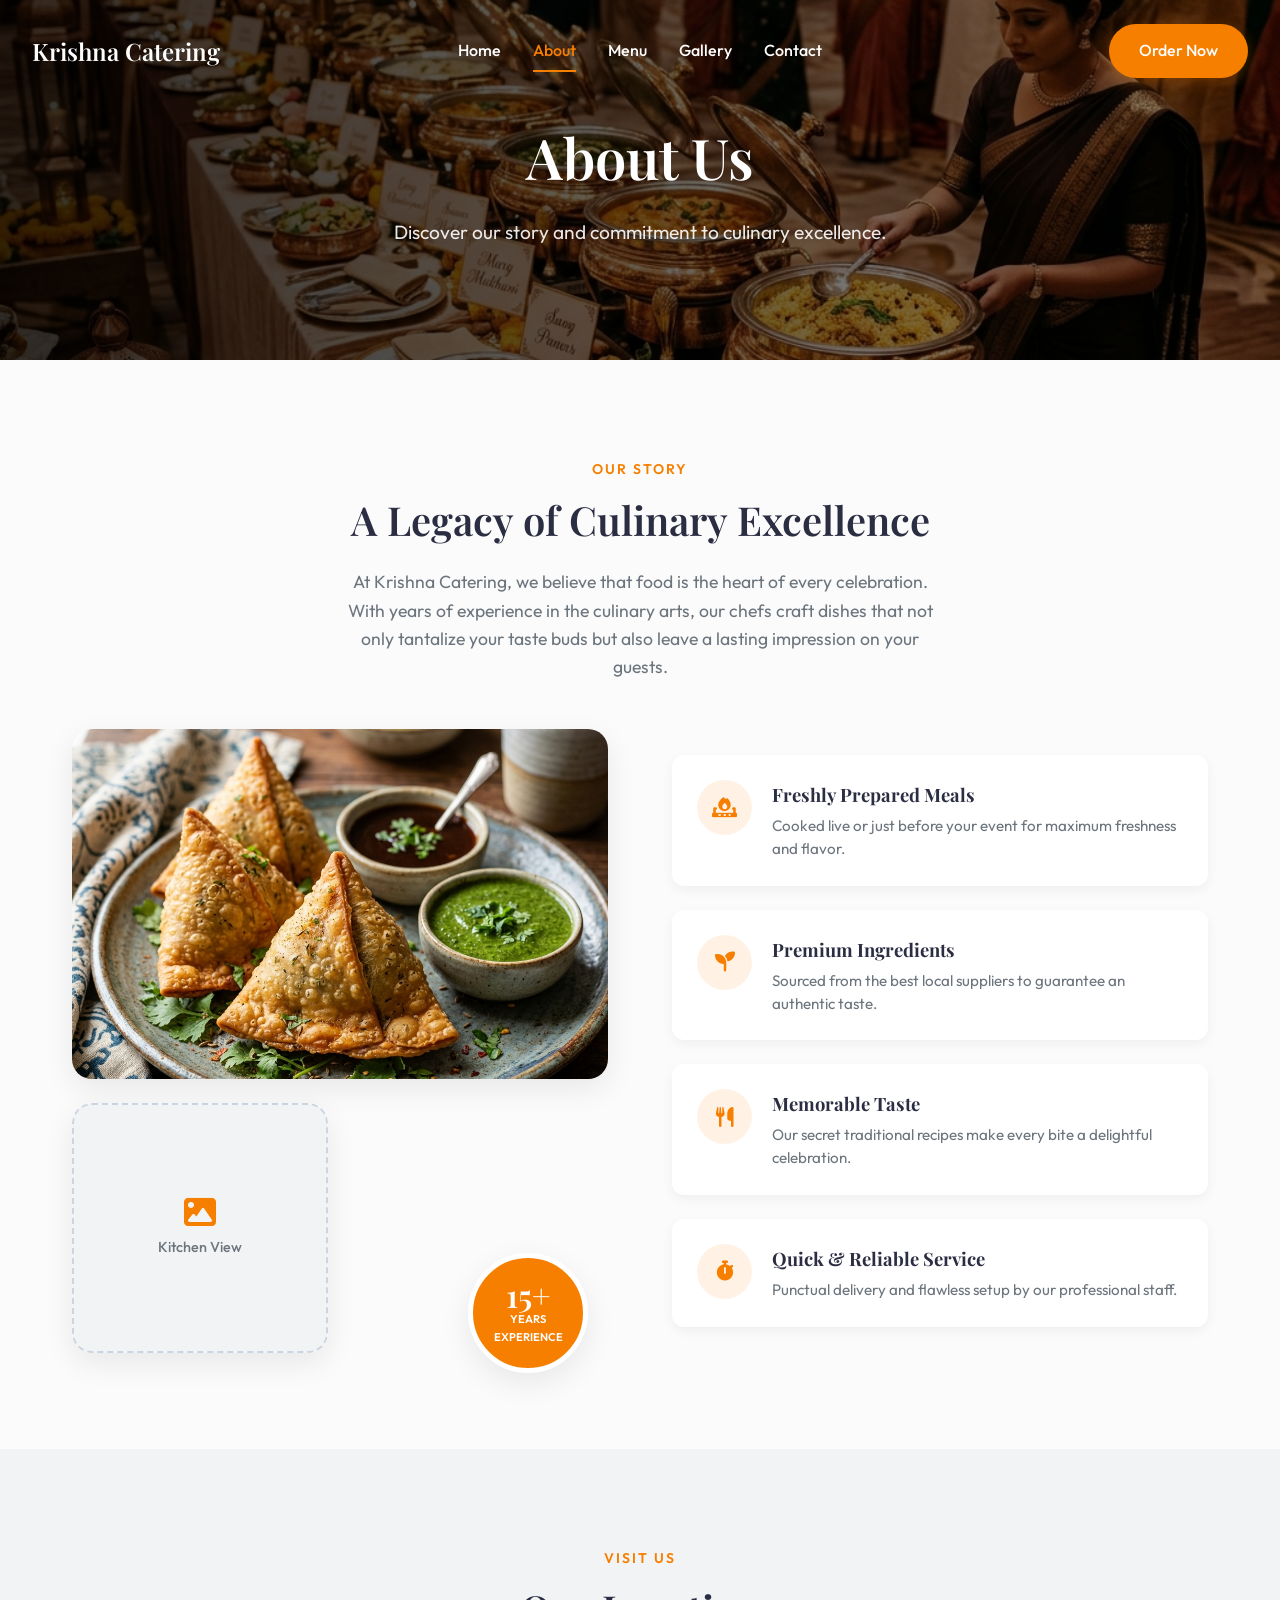
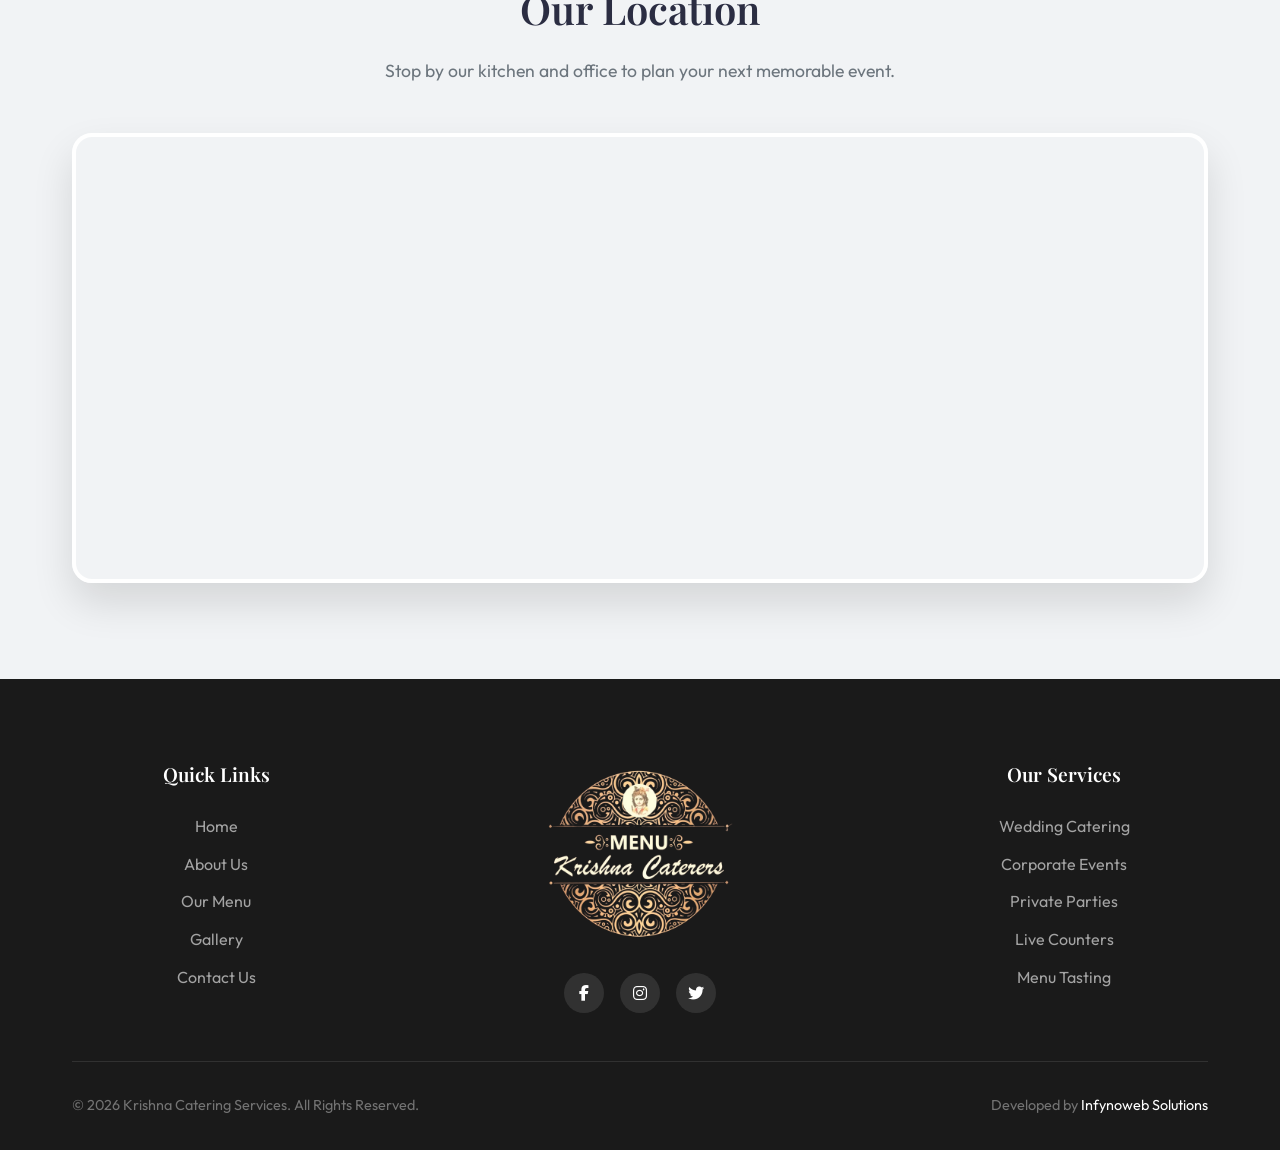
<file: 6/about.html>
<!DOCTYPE html>
<html lang="en">

<head>
    <meta charset="UTF-8">
    <meta name="viewport" content="width=device-width, initial-scale=1.0">
    <title>Krishna Catering Services | About Us</title>
    <link rel="icon" type="image/x-icon" href="assets/logo.ico">
    <meta name="description" content="Learn more about our legacy of culinary excellence at Krishna Catering.">
    <link rel="preconnect" href="https://fonts.googleapis.com">
    <link rel="preconnect" href="https://fonts.gstatic.com" crossorigin>
    <link
        href="https://fonts.googleapis.com/css2?family=Outfit:wght@300;400;500;600;700;800&family=Playfair+Display:ital,wght@0,600;1,600&display=swap"
        rel="stylesheet">
    <link rel="stylesheet" href="style.css">
    <!-- Font Awesome for Icons -->
    <link rel="stylesheet" href="https://cdnjs.cloudflare.com/ajax/libs/font-awesome/6.4.0/css/all.min.css">
</head>

<body class="page-transition">
    <!-- Navbar -->
    <header class="header" id="header">
        <div class="nav-container">
            <a href="index.html" class="logo">
                <span>Krishna Catering</span>
            </a>
            <nav class="navbar" id="navbar">
                <a href="index.html" class="nav-link">Home</a>
                <a href="about.html" class="nav-link active">About</a>
                <a href="menu.html" class="nav-link">Menu</a>
                <a href="gallery.html" class="nav-link">Gallery</a>
                <a href="contact.html" class="nav-link">Contact</a>
            </nav>
            <div class="header-actions">
                <a href="order.html" class="btn btn-primary">Order Now</a>
                <div class="menu-toggle" id="menu-toggle">
                    <i class="fa-solid fa-bars"></i>
                </div>
            </div>
        </div>
    </header>

    <!-- Main Content wrapper for fade animations -->
    <main id="main-content">
        <!-- Page Header -->
        <section class="page-header" style="height: 40vh; min-height: 350px;">
            <div class="page-header-bg">
                <img src="assets/hero_banner.png" alt="About Header" style="object-position: center 50%;">
                <div class="hero-overlay"></div>
            </div>
            <div class="page-header-content">
                <h1>About Us</h1>
                <p>Discover our story and commitment to culinary excellence.</p>
            </div>
        </section>

        <!-- About Section -->
        <section class="about section" id="about">
            <div class="container">
                <div class="section-title center fade-in-scroll">
                    <span class="subtitle">Our Story</span>
                    <h2>A Legacy of Culinary Excellence</h2>
                    <p>At Krishna Catering, we believe that food is the heart of every celebration. With years of
                        experience in the culinary arts, our chefs craft dishes that not only tantalize your taste buds
                        but also leave a lasting impression on your guests.</p>
                </div>

                <div class="about-grid-new">
                    <div class="about-image-collage fade-in-scroll">
                        <div class="collage-img img-1">
                            <img src="assets/menu_samosa.png" alt="Delicious Food Preparation">
                        </div>
                        <div class="collage-img img-2">
                            <!-- Placeholder image as requested -->
                            <div class="placeholder-img"
                                style="background-color: var(--bg-light); width: 100%; height: 100%; border-radius: var(--radius-lg); display: flex; flex-direction: column; align-items: center; justify-content: center; color: var(--text-muted); border: 2px dashed #cbd5e1;">
                                <i class="fa-solid fa-image fa-2x"
                                    style="margin-bottom: 0.5rem; color: var(--primary-color);"></i>
                                <span style="font-size: 0.9rem; font-weight: 500;">Kitchen View</span>
                            </div>
                        </div>
                        <div class="experience-badge new-badge">
                            <h3>15+</h3>
                            <p>Years</p>
                            <p>Experience</p>
                        </div>
                    </div>

                    <div class="about-highlights fade-in-scroll delay-1">
                        <div class="highlight-card">
                            <div class="highlight-icon">
                                <i class="fa-solid fa-fire-burner"></i>
                            </div>
                            <div class="highlight-info">
                                <h3>Freshly Prepared Meals</h3>
                                <p>Cooked live or just before your event for maximum freshness and flavor.</p>
                            </div>
                        </div>
                        <div class="highlight-card">
                            <div class="highlight-icon">
                                <i class="fa-solid fa-seedling"></i>
                            </div>
                            <div class="highlight-info">
                                <h3>Premium Ingredients</h3>
                                <p>Sourced from the best local suppliers to guarantee an authentic taste.</p>
                            </div>
                        </div>
                        <div class="highlight-card">
                            <div class="highlight-icon">
                                <i class="fa-solid fa-utensils"></i>
                            </div>
                            <div class="highlight-info">
                                <h3>Memorable Taste</h3>
                                <p>Our secret traditional recipes make every bite a delightful celebration.</p>
                            </div>
                        </div>
                        <div class="highlight-card">
                            <div class="highlight-icon">
                                <i class="fa-solid fa-stopwatch"></i>
                            </div>
                            <div class="highlight-info">
                                <h3>Quick & Reliable Service</h3>
                                <p>Punctual delivery and flawless setup by our professional staff.</p>
                            </div>
                        </div>
                    </div>
                </div>
            </div>
        </section>

        <!-- Map Section -->
        <section class="map-section section bg-light" id="location">
            <div class="container">
                <div class="section-title center fade-in-scroll">
                    <span class="subtitle">Visit Us</span>
                    <h2>Our Location</h2>
                    <p>Stop by our kitchen and office to plan your next memorable event.</p>
                </div>
                <div class="map-container fade-in-scroll delay-1"
                    style="border-radius: var(--radius-lg); overflow: hidden; box-shadow: var(--shadow-lg); height: 450px; border: 4px solid #fff; transition: var(--transition);">
                    <iframe
                        src="https://maps.google.com/maps?q=21.17004131875793,72.87089127903187&t=&z=16&ie=UTF8&iwloc=&output=embed"
                        width="100%" height="100%" style="border:0; filter: contrast(1.1);" allowfullscreen=""
                        loading="lazy" referrerpolicy="no-referrer-when-downgrade"></iframe>
                </div>
            </div>
        </section>
    </main>

    <!-- Footer -->
    <footer class="footer">
        <div class="container">
            <div class="footer-top">
                <div class="footer-links">
                    <h3>Quick Links</h3>
                    <ul>
                        <li><a href="index.html">Home</a></li>
                        <li><a href="about.html">About Us</a></li>
                        <li><a href="menu.html">Our Menu</a></li>
                        <li><a href="gallery.html">Gallery</a></li>
                        <li><a href="contact.html">Contact Us</a></li>
                    </ul>
                </div>
                <div class="footer-brand center-brand">
                    <a href="index.html" class="logo">
                        <img src="assets/logo.png" alt="Krishna Catering">
                    </a>
                    <div class="social-links">
                        <a href="#"><i class="fa-brands fa-facebook-f"></i></a>
                        <a href="#"><i class="fa-brands fa-instagram"></i></a>
                        <a href="#"><i class="fa-brands fa-twitter"></i></a>
                    </div>
                </div>
                <div class="footer-services">
                    <h3>Our Services</h3>
                    <ul>
                        <li><a href="contact.html">Wedding Catering</a></li>
                        <li><a href="contact.html">Corporate Events</a></li>
                        <li><a href="contact.html">Private Parties</a></li>
                        <li><a href="contact.html">Live Counters</a></li>
                        <li><a href="menu.html">Menu Tasting</a></li>
                    </ul>
                </div>
            </div>
            <div class="footer-bottom">
                <p>&copy; 2026 Krishna Catering Services. All Rights Reserved.</p>
                <p>Developed by <a href="https://infynoweb-solution.vercel.app/" target="_blank"
                        style="color: #ffffff; text-decoration: none;">Infynoweb Solutions</a></p>
            </div>
        </div>
    </footer>

    <script src="script.js"></script>
</body>

</html>
</file>
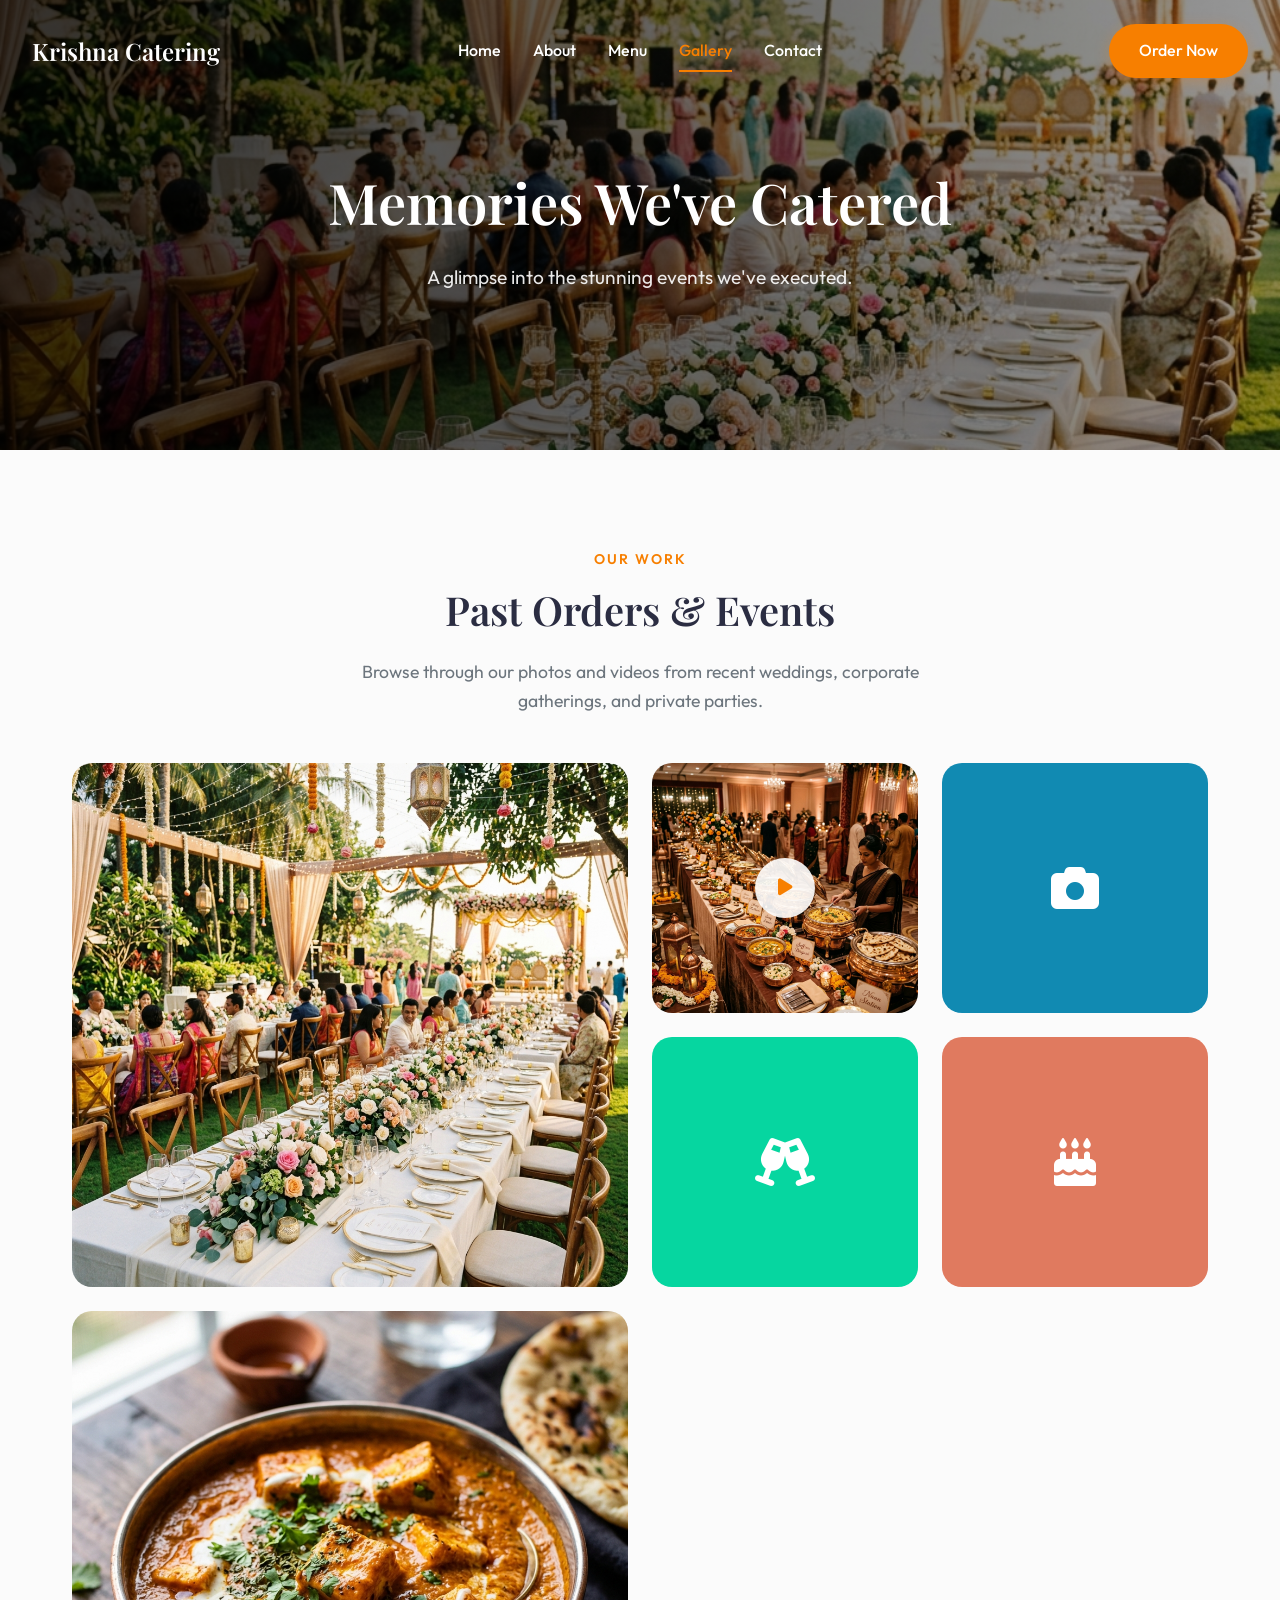
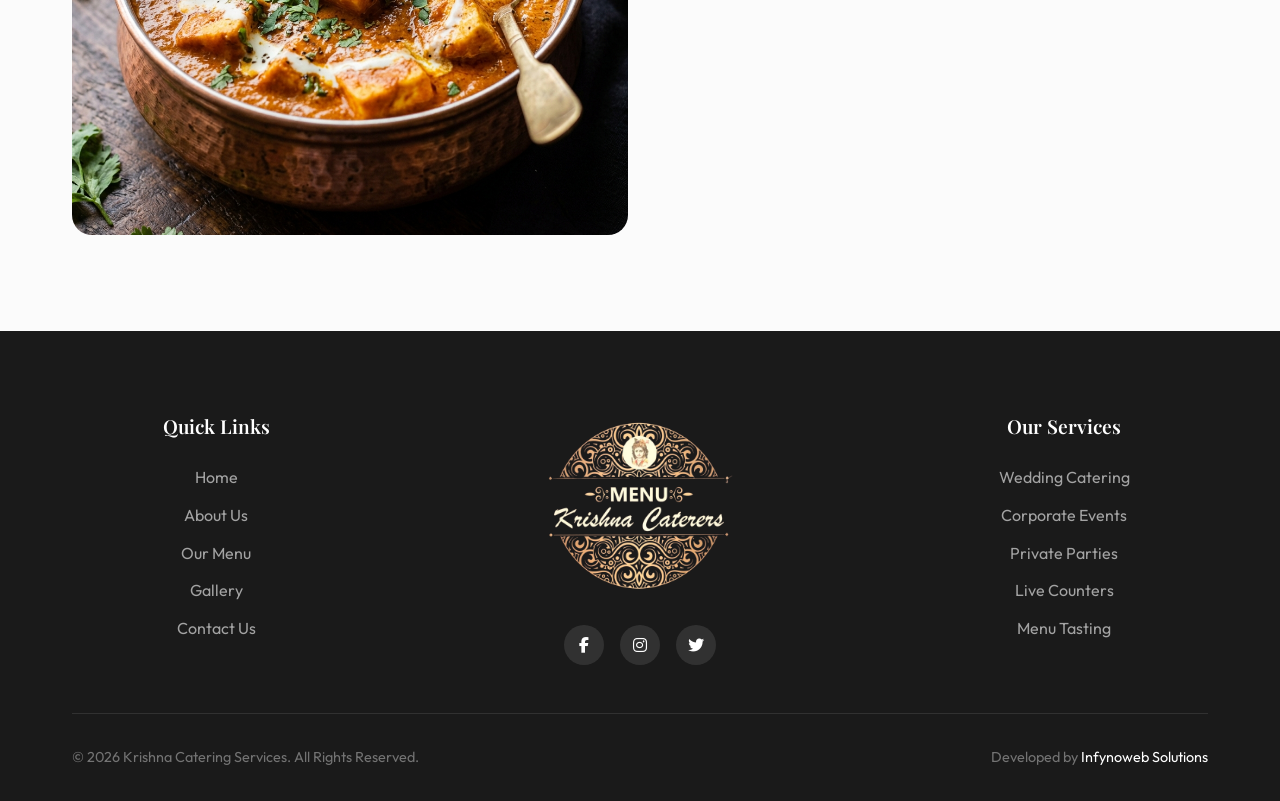
<file: 6/gallery.html>
<!DOCTYPE html>
<html lang="en">

<head>
    <meta charset="UTF-8">
    <meta name="viewport" content="width=device-width, initial-scale=1.0">
    <title>Krishna Catering Services | Gallery</title>
    <link rel="icon" type="image/x-icon" href="assets/logo.ico">
    <meta name="description" content="View our past catering events, elegant setups, and delicious food presentations.">
    <link rel="preconnect" href="https://fonts.googleapis.com">
    <link rel="preconnect" href="https://fonts.gstatic.com" crossorigin>
    <link
        href="https://fonts.googleapis.com/css2?family=Outfit:wght@300;400;500;600;700;800&family=Playfair+Display:ital,wght@0,600;1,600&display=swap"
        rel="stylesheet">
    <link rel="stylesheet" href="style.css">
    <link rel="stylesheet" href="https://cdnjs.cloudflare.com/ajax/libs/font-awesome/6.4.0/css/all.min.css">
</head>

<body class="page-transition">
    <!-- Navbar -->
    <header class="header" id="header">
        <div class="nav-container">
            <a href="index.html" class="logo">
                <span>Krishna Catering</span>
            </a>
            <nav class="navbar" id="navbar">
                <a href="index.html" class="nav-link">Home</a>
                <a href="about.html" class="nav-link">About</a>
                <a href="menu.html" class="nav-link">Menu</a>
                <a href="gallery.html" class="nav-link active">Gallery</a>
                <a href="contact.html" class="nav-link">Contact</a>
            </nav>
            <div class="header-actions">
                <a href="order.html" class="btn btn-primary">Order Now</a>
                <div class="menu-toggle" id="menu-toggle">
                    <i class="fa-solid fa-bars"></i>
                </div>
            </div>
        </div>
    </header>

    <main id="main-content">
        <!-- Page Header -->
        <section class="page-header">
            <div class="page-header-bg">
                <img src="assets/gallery_wedding.png" alt="Gallery Header">
                <div class="hero-overlay"></div>
            </div>
            <div class="page-header-content">
                <h1>Memories We've Catered</h1>
                <p>A glimpse into the stunning events we've executed.</p>
            </div>
        </section>

        <!-- Gallery / Past Orders Section -->
        <section class="gallery section" id="gallery">
            <div class="container">
                <div class="section-title center">
                    <span class="subtitle">Our Work</span>
                    <h2>Past Orders & Events</h2>
                    <p>Browse through our photos and videos from recent weddings, corporate gatherings, and private
                        parties.</p>
                </div>

                <div class="gallery-grid">
                    <div class="gallery-item large">
                        <img src="assets/gallery_wedding.png" alt="Outdoor Wedding Setup">
                        <div class="gallery-overlay">
                            <i class="fa-solid fa-heart"></i>
                            <span>Grand Wedding Setup</span>
                        </div>
                    </div>
                    <!-- Video Mockup -->
                    <div class="gallery-item video-item">
                        <img src="assets/hero_banner.png" alt="Video Thumbnail">
                        <div class="play-btn">
                            <i class="fa-solid fa-play"></i>
                        </div>
                        <div class="gallery-overlay">
                            <span>Corporate Event Highlights</span>
                        </div>
                    </div>
                    <div class="gallery-item">
                        <div class="placeholder-img" style="background-color: #118ab2; height: 100%;">
                            <i class="fa-solid fa-camera fa-3x" style="color: #fff;"></i>
                        </div>
                        <div class="gallery-overlay">
                            <i class="fa-solid fa-image"></i>
                            <span>Buffet Station</span>
                        </div>
                    </div>
                    <div class="gallery-item">
                        <div class="placeholder-img" style="background-color: #06d6a0; height: 100%;">
                            <i class="fa-solid fa-glass-cheers fa-3x" style="color: #fff;"></i>
                        </div>
                        <div class="gallery-overlay">
                            <i class="fa-solid fa-image"></i>
                            <span>Welcome Drinks</span>
                        </div>
                    </div>
                    <div class="gallery-item">
                        <div class="placeholder-img" style="background-color: #e07a5f; height: 100%;">
                            <i class="fa-solid fa-cake-candles fa-3x" style="color: #fff;"></i>
                        </div>
                        <div class="gallery-overlay">
                            <i class="fa-solid fa-image"></i>
                            <span>Birthday Celebration</span>
                        </div>
                    </div>
                    <div class="gallery-item large">
                        <img src="assets/menu_paneer.png" alt="Food Presentation">
                        <div class="gallery-overlay">
                            <i class="fa-solid fa-utensils"></i>
                            <span>Premium Food Presentation</span>
                        </div>
                    </div>
                </div>
            </div>
        </section>
    </main>

    <!-- Footer -->
    <footer class="footer">
        <div class="container">
            <div class="footer-top">
                <div class="footer-links">
                    <h3>Quick Links</h3>
                    <ul>
                        <li><a href="index.html">Home</a></li>
                        <li><a href="about.html">About Us</a></li>
                        <li><a href="menu.html">Our Menu</a></li>
                        <li><a href="gallery.html">Gallery</a></li>
                        <li><a href="contact.html">Contact Us</a></li>
                    </ul>
                </div>
                <div class="footer-brand center-brand">
                    <a href="index.html" class="logo">
                        <img src="assets/logo.png" alt="Krishna Catering">
                    </a>
                    <div class="social-links">
                        <a href="#"><i class="fa-brands fa-facebook-f"></i></a>
                        <a href="#"><i class="fa-brands fa-instagram"></i></a>
                        <a href="#"><i class="fa-brands fa-twitter"></i></a>
                    </div>
                </div>
                <div class="footer-services">
                    <h3>Our Services</h3>
                    <ul>
                        <li><a href="contact.html">Wedding Catering</a></li>
                        <li><a href="contact.html">Corporate Events</a></li>
                        <li><a href="contact.html">Private Parties</a></li>
                        <li><a href="contact.html">Live Counters</a></li>
                        <li><a href="menu.html">Menu Tasting</a></li>
                    </ul>
                </div>
            </div>
            <div class="footer-bottom">
                <p>&copy; 2026 Krishna Catering Services. All Rights Reserved.</p>
                <p>Developed by <a href="https://infynoweb-solution.vercel.app/" target="_blank"
                        style="color: #ffffff; text-decoration: none;">Infynoweb Solutions</a></p>
            </div>
        </div>
    </footer>

    <script src="script.js"></script>
</body>

</html>
</file>
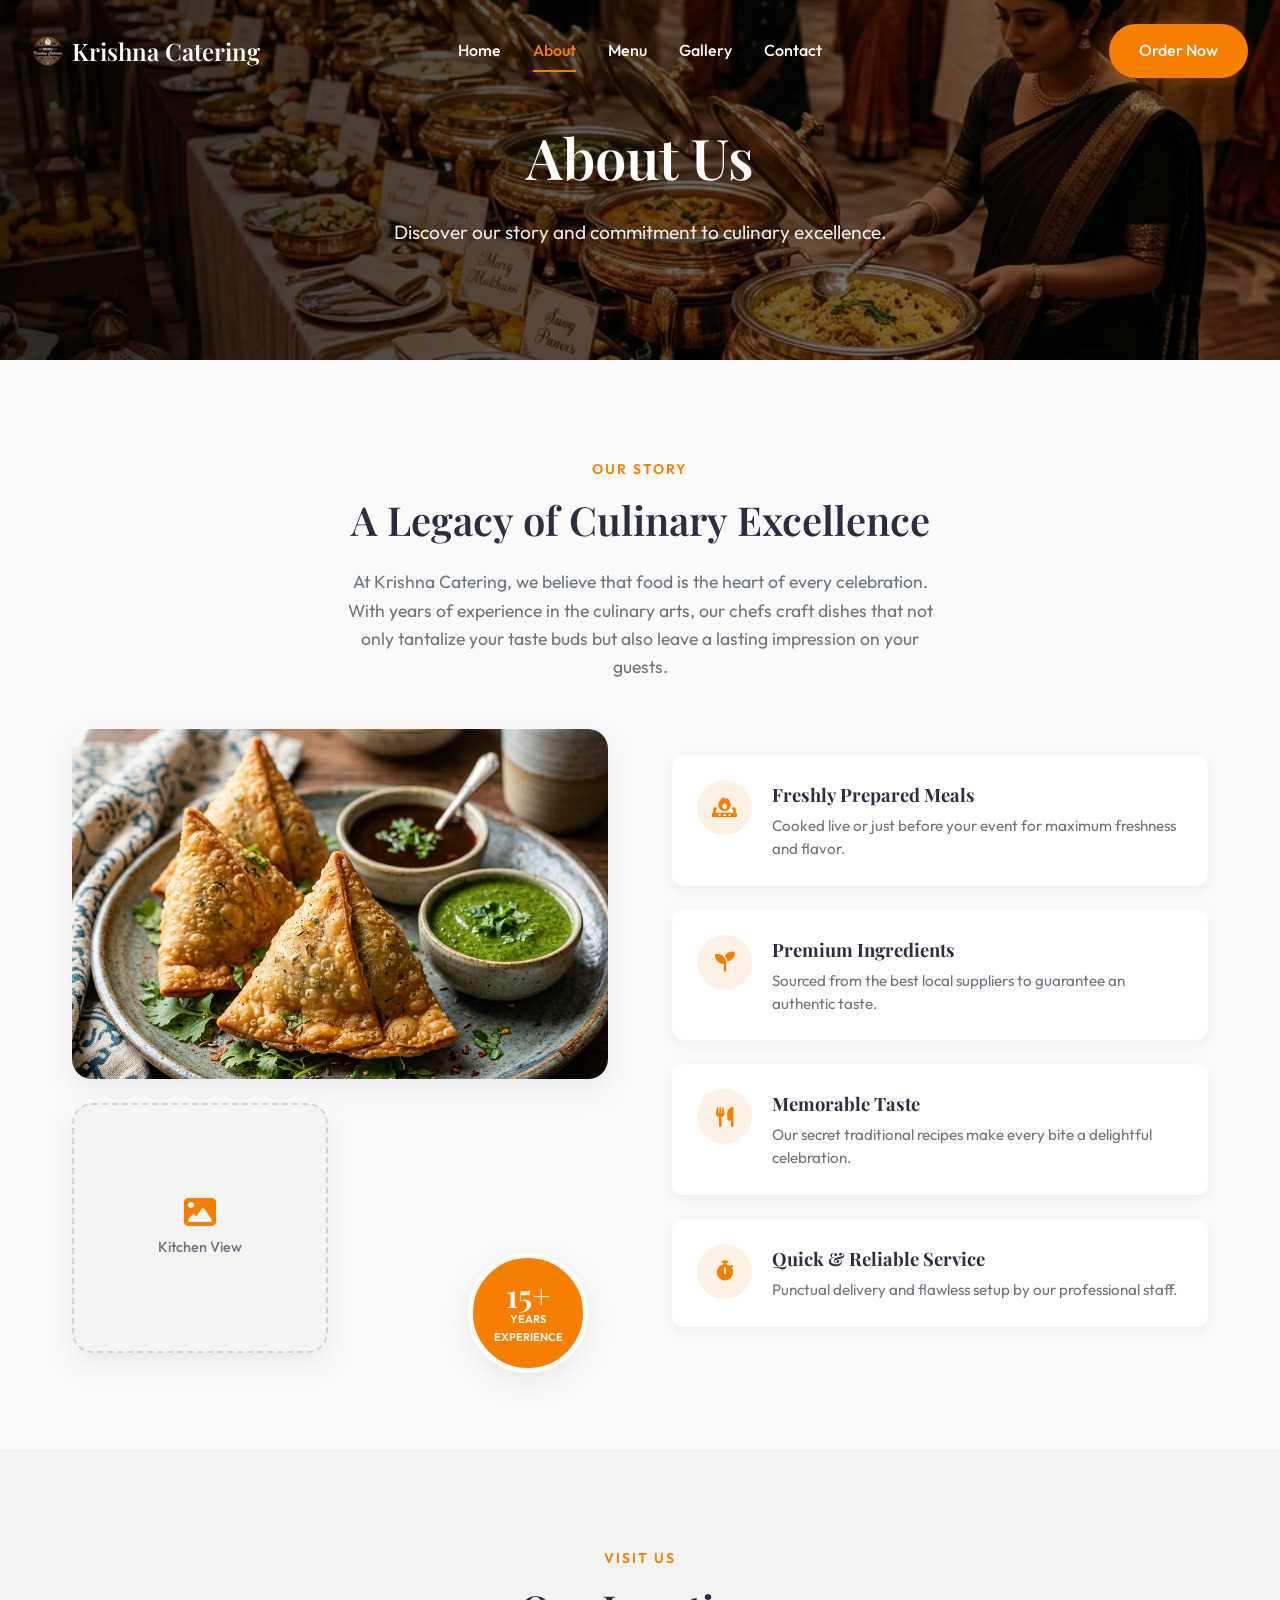
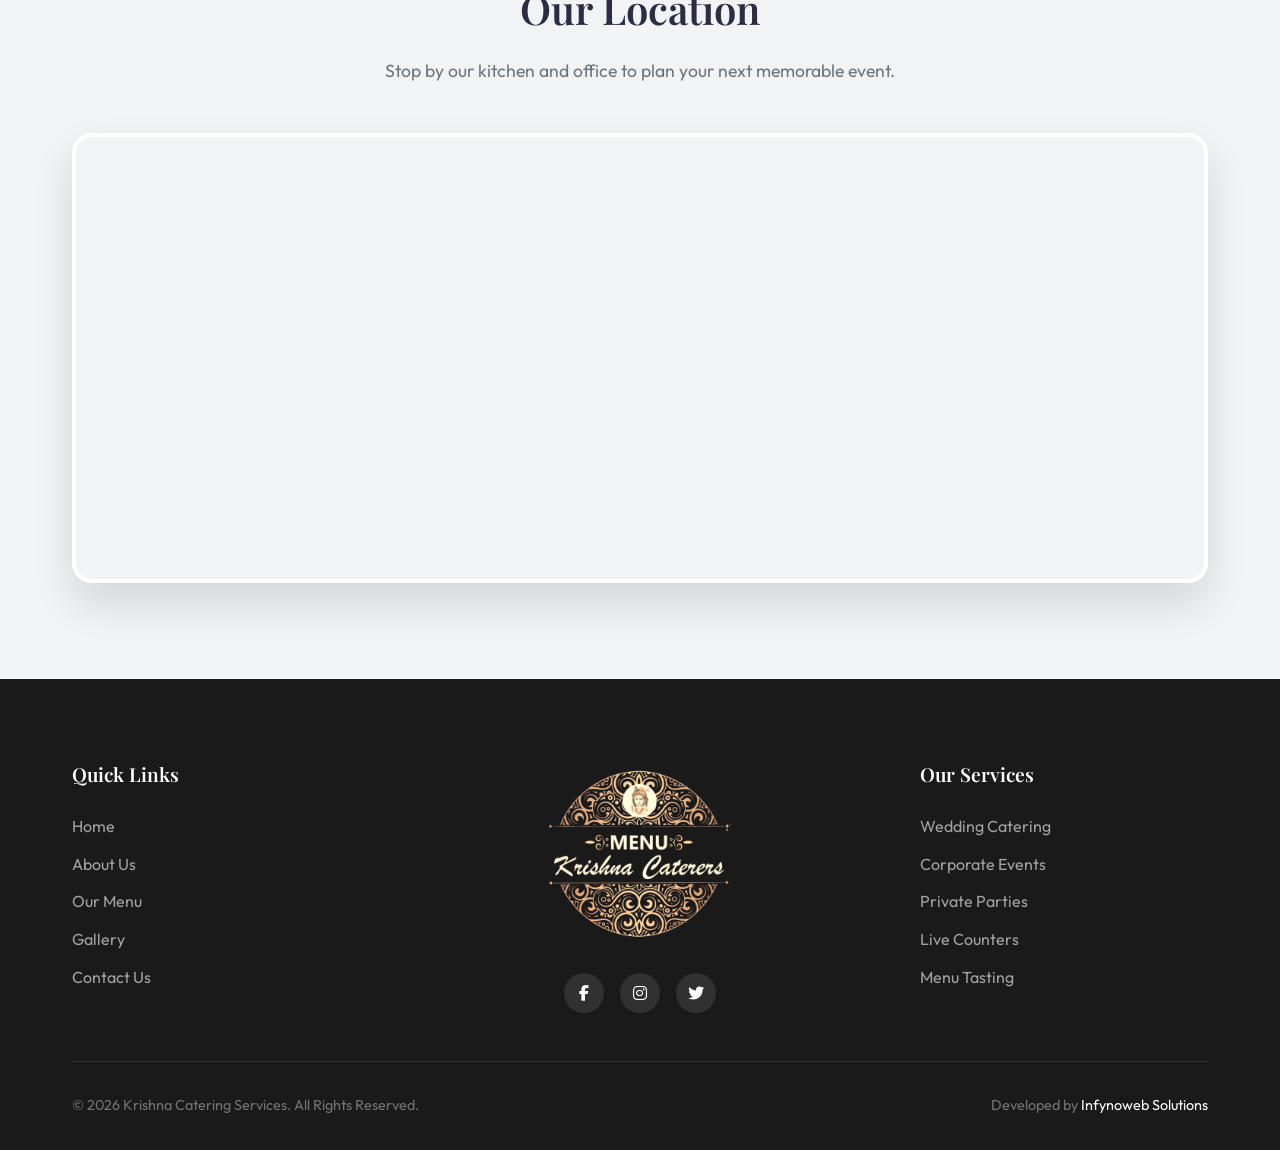
<file: KrishnaCatring-main/about.html>
<!DOCTYPE html>
<html lang="en">

<head>
    <meta charset="UTF-8">
    <meta name="viewport" content="width=device-width, initial-scale=1.0">
    <title>Krishna Catering Services | About Us</title>
    <link rel="icon" type="image/x-icon" href="assets/logo.ico">
    <meta name="description" content="Learn more about our legacy of culinary excellence at Krishna Catering.">
    <link rel="preconnect" href="https://fonts.googleapis.com">
    <link rel="preconnect" href="https://fonts.gstatic.com" crossorigin>
    <link
        href="https://fonts.googleapis.com/css2?family=Outfit:wght@300;400;500;600;700;800&family=Playfair+Display:ital,wght@0,600;1,600&display=swap"
        rel="stylesheet">
    <link rel="stylesheet" href="style.css">
    <!-- Font Awesome for Icons -->
    <link rel="stylesheet" href="https://cdnjs.cloudflare.com/ajax/libs/font-awesome/6.4.0/css/all.min.css">
</head>

<body class="page-transition">
    <!-- Navbar -->
    <header class="header" id="header">
        <div class="nav-container">
            <a href="index.html" class="logo">
                <img src="assets/logo.ico" alt="Krishna Catering">
                <span>Krishna Catering</span>
            </a>
            <nav class="navbar" id="navbar">
                <a href="index.html" class="nav-link">Home</a>
                <a href="about.html" class="nav-link active">About</a>
                <a href="menu.html" class="nav-link">Menu</a>
                <a href="gallery.html" class="nav-link">Gallery</a>
                <a href="contact.html" class="nav-link">Contact</a>
            </nav>
            <div class="header-actions">
                <a href="order.html" class="btn btn-primary">Order Now</a>
                <div class="menu-toggle" id="menu-toggle">
                    <i class="fa-solid fa-bars"></i>
                </div>
            </div>
        </div>
    </header>

    <!-- Main Content wrapper for fade animations -->
    <main id="main-content">
        <!-- Page Header -->
        <section class="page-header" style="height: 40vh; min-height: 350px;">
            <div class="page-header-bg">
                <img src="assets/hero_banner.png" alt="About Header" style="object-position: center 50%;">
                <div class="hero-overlay"></div>
            </div>
            <div class="page-header-content">
                <h1>About Us</h1>
                <p>Discover our story and commitment to culinary excellence.</p>
            </div>
        </section>

        <!-- About Section -->
        <section class="about section" id="about">
            <div class="container">
                <div class="section-title center fade-in-scroll">
                    <span class="subtitle">Our Story</span>
                    <h2>A Legacy of Culinary Excellence</h2>
                    <p>At Krishna Catering, we believe that food is the heart of every celebration. With years of
                        experience in the culinary arts, our chefs craft dishes that not only tantalize your taste buds
                        but also leave a lasting impression on your guests.</p>
                </div>

                <div class="about-grid-new">
                    <div class="about-image-collage fade-in-scroll">
                        <div class="collage-img img-1">
                            <img src="assets/menu_samosa.png" alt="Delicious Food Preparation">
                        </div>
                        <div class="collage-img img-2">
                            <!-- Placeholder image as requested -->
                            <div class="placeholder-img"
                                style="background-color: var(--bg-light); width: 100%; height: 100%; border-radius: var(--radius-lg); display: flex; flex-direction: column; align-items: center; justify-content: center; color: var(--text-muted); border: 2px dashed #cbd5e1;">
                                <i class="fa-solid fa-image fa-2x"
                                    style="margin-bottom: 0.5rem; color: var(--primary-color);"></i>
                                <span style="font-size: 0.9rem; font-weight: 500;">Kitchen View</span>
                            </div>
                        </div>
                        <div class="experience-badge new-badge">
                            <h3>15+</h3>
                            <p>Years</p>
                            <p>Experience</p>
                        </div>
                    </div>

                    <div class="about-highlights fade-in-scroll delay-1">
                        <div class="highlight-card">
                            <div class="highlight-icon">
                                <i class="fa-solid fa-fire-burner"></i>
                            </div>
                            <div class="highlight-info">
                                <h3>Freshly Prepared Meals</h3>
                                <p>Cooked live or just before your event for maximum freshness and flavor.</p>
                            </div>
                        </div>
                        <div class="highlight-card">
                            <div class="highlight-icon">
                                <i class="fa-solid fa-seedling"></i>
                            </div>
                            <div class="highlight-info">
                                <h3>Premium Ingredients</h3>
                                <p>Sourced from the best local suppliers to guarantee an authentic taste.</p>
                            </div>
                        </div>
                        <div class="highlight-card">
                            <div class="highlight-icon">
                                <i class="fa-solid fa-utensils"></i>
                            </div>
                            <div class="highlight-info">
                                <h3>Memorable Taste</h3>
                                <p>Our secret traditional recipes make every bite a delightful celebration.</p>
                            </div>
                        </div>
                        <div class="highlight-card">
                            <div class="highlight-icon">
                                <i class="fa-solid fa-stopwatch"></i>
                            </div>
                            <div class="highlight-info">
                                <h3>Quick & Reliable Service</h3>
                                <p>Punctual delivery and flawless setup by our professional staff.</p>
                            </div>
                        </div>
                    </div>
                </div>
            </div>
        </section>

        <!-- Map Section -->
        <section class="map-section section bg-light" id="location">
            <div class="container">
                <div class="section-title center fade-in-scroll">
                    <span class="subtitle">Visit Us</span>
                    <h2>Our Location</h2>
                    <p>Stop by our kitchen and office to plan your next memorable event.</p>
                </div>
                <div class="map-container fade-in-scroll delay-1"
                    style="border-radius: var(--radius-lg); overflow: hidden; box-shadow: var(--shadow-lg); height: 450px; border: 4px solid #fff; transition: var(--transition);">
                    <iframe
                        src="https://maps.google.com/maps?q=21.17004131875793,72.87089127903187&t=&z=16&ie=UTF8&iwloc=&output=embed"
                        width="100%" height="100%" style="border:0; filter: contrast(1.1);" allowfullscreen=""
                        loading="lazy" referrerpolicy="no-referrer-when-downgrade"></iframe>
                </div>
            </div>
        </section>
    </main>

    <!-- Footer -->
    <footer class="footer">
        <div class="container">
            <div class="footer-top">
                <div class="footer-links">
                    <h3>Quick Links</h3>
                    <ul>
                        <li><a href="index.html">Home</a></li>
                        <li><a href="about.html">About Us</a></li>
                        <li><a href="menu.html">Our Menu</a></li>
                        <li><a href="gallery.html">Gallery</a></li>
                        <li><a href="contact.html">Contact Us</a></li>
                    </ul>
                </div>
                <div class="footer-brand center-brand">
                    <a href="index.html" class="logo">
                        <img src="assets/logo.png" alt="Krishna Catering">
                    </a>
                    <div class="social-links">
                        <a href="#"><i class="fa-brands fa-facebook-f"></i></a>
                        <a href="#"><i class="fa-brands fa-instagram"></i></a>
                        <a href="#"><i class="fa-brands fa-twitter"></i></a>
                    </div>
                </div>
                <div class="footer-services">
                    <h3>Our Services</h3>
                    <ul>
                        <li><a href="contact.html">Wedding Catering</a></li>
                        <li><a href="contact.html">Corporate Events</a></li>
                        <li><a href="contact.html">Private Parties</a></li>
                        <li><a href="contact.html">Live Counters</a></li>
                        <li><a href="menu.html">Menu Tasting</a></li>
                    </ul>
                </div>
            </div>
            <div class="footer-bottom">
                <p>&copy; 2026 Krishna Catering Services. All Rights Reserved.</p>
                <p>Developed by <a href="https://infynoweb-solution.vercel.app/" target="_blank"
                        style="color: #ffffff; text-decoration: none;">Infynoweb Solutions</a></p>
            </div>
        </div>
    </footer>

    <script src="script.js"></script>
</body>

</html>
</file>
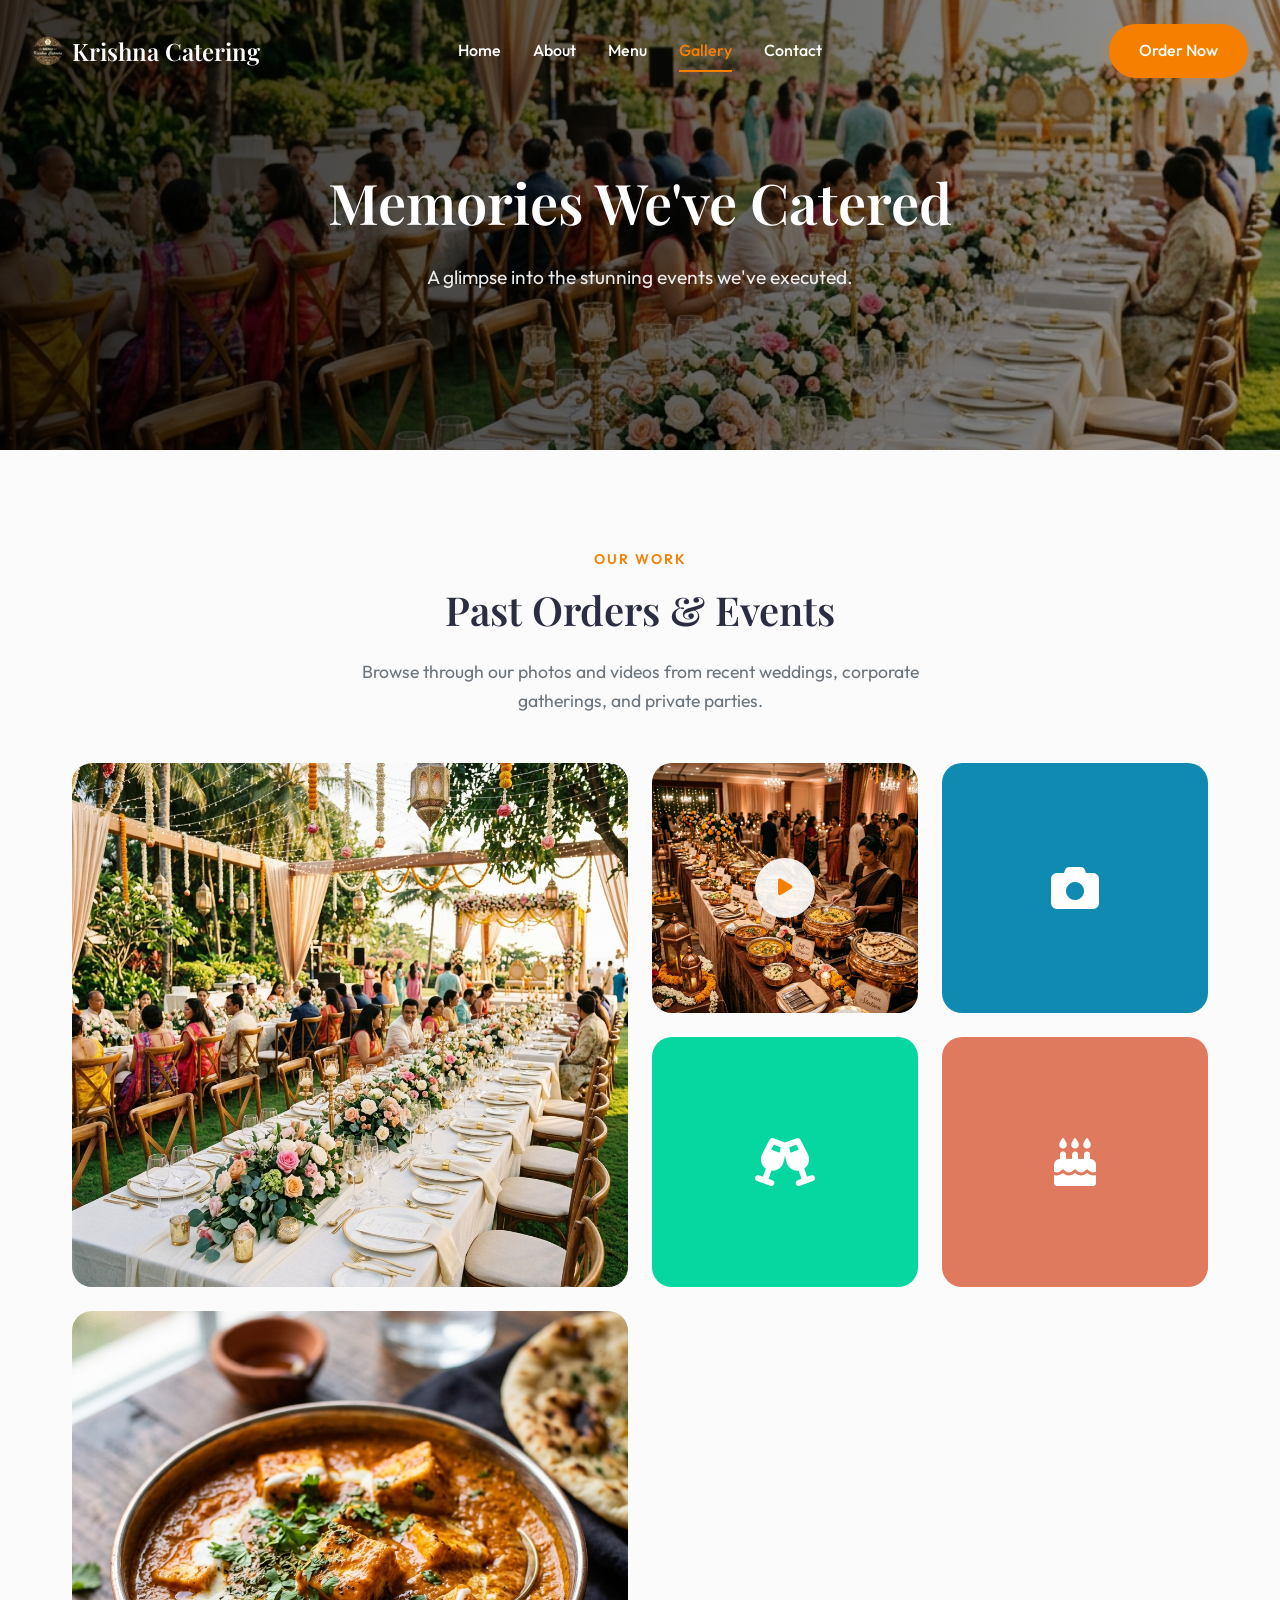
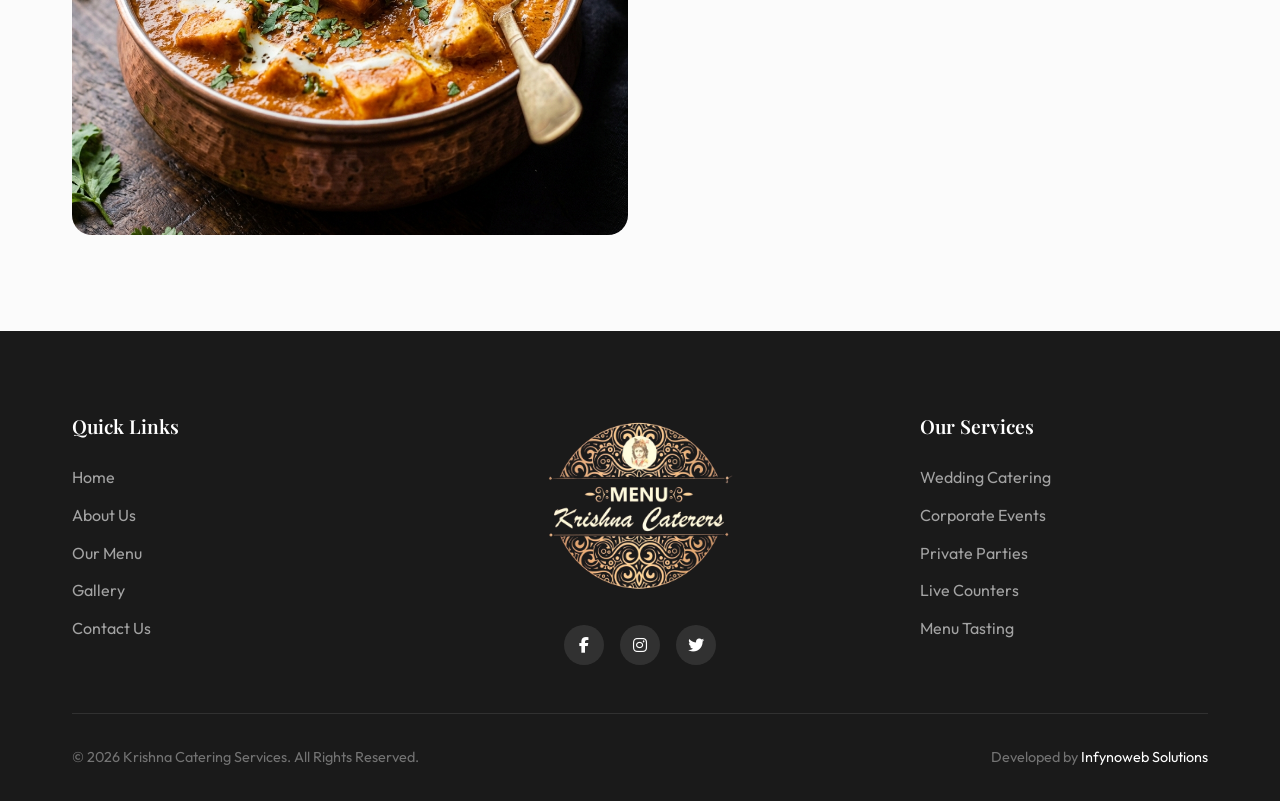
<file: KrishnaCatring-main/gallery.html>
<!DOCTYPE html>
<html lang="en">

<head>
    <meta charset="UTF-8">
    <meta name="viewport" content="width=device-width, initial-scale=1.0">
    <title>Krishna Catering Services | Gallery</title>
    <link rel="icon" type="image/x-icon" href="assets/logo.ico">
    <meta name="description" content="View our past catering events, elegant setups, and delicious food presentations.">
    <link rel="preconnect" href="https://fonts.googleapis.com">
    <link rel="preconnect" href="https://fonts.gstatic.com" crossorigin>
    <link
        href="https://fonts.googleapis.com/css2?family=Outfit:wght@300;400;500;600;700;800&family=Playfair+Display:ital,wght@0,600;1,600&display=swap"
        rel="stylesheet">
    <link rel="stylesheet" href="style.css">
    <link rel="stylesheet" href="https://cdnjs.cloudflare.com/ajax/libs/font-awesome/6.4.0/css/all.min.css">
</head>

<body class="page-transition">
    <!-- Navbar -->
    <header class="header" id="header">
        <div class="nav-container">
            <a href="index.html" class="logo">
                <img src="assets/logo.ico" alt="Krishna Catering">
                <span>Krishna Catering</span>
            </a>
            <nav class="navbar" id="navbar">
                <a href="index.html" class="nav-link">Home</a>
                <a href="about.html" class="nav-link">About</a>
                <a href="menu.html" class="nav-link">Menu</a>
                <a href="gallery.html" class="nav-link active">Gallery</a>
                <a href="contact.html" class="nav-link">Contact</a>
            </nav>
            <div class="header-actions">
                <a href="order.html" class="btn btn-primary">Order Now</a>
                <div class="menu-toggle" id="menu-toggle">
                    <i class="fa-solid fa-bars"></i>
                </div>
            </div>
        </div>
    </header>

    <main id="main-content">
        <!-- Page Header -->
        <section class="page-header">
            <div class="page-header-bg">
                <img src="assets/gallery_wedding.png" alt="Gallery Header">
                <div class="hero-overlay"></div>
            </div>
            <div class="page-header-content">
                <h1>Memories We've Catered</h1>
                <p>A glimpse into the stunning events we've executed.</p>
            </div>
        </section>

        <!-- Gallery / Past Orders Section -->
        <section class="gallery section" id="gallery">
            <div class="container">
                <div class="section-title center">
                    <span class="subtitle">Our Work</span>
                    <h2>Past Orders & Events</h2>
                    <p>Browse through our photos and videos from recent weddings, corporate gatherings, and private
                        parties.</p>
                </div>

                <div class="gallery-grid">
                    <div class="gallery-item large">
                        <img src="assets/gallery_wedding.png" alt="Outdoor Wedding Setup">
                        <div class="gallery-overlay">
                            <i class="fa-solid fa-heart"></i>
                            <span>Grand Wedding Setup</span>
                        </div>
                    </div>
                    <!-- Video Mockup -->
                    <div class="gallery-item video-item">
                        <img src="assets/hero_banner.png" alt="Video Thumbnail">
                        <div class="play-btn">
                            <i class="fa-solid fa-play"></i>
                        </div>
                        <div class="gallery-overlay">
                            <span>Corporate Event Highlights</span>
                        </div>
                    </div>
                    <div class="gallery-item">
                        <div class="placeholder-img" style="background-color: #118ab2; height: 100%;">
                            <i class="fa-solid fa-camera fa-3x" style="color: #fff;"></i>
                        </div>
                        <div class="gallery-overlay">
                            <i class="fa-solid fa-image"></i>
                            <span>Buffet Station</span>
                        </div>
                    </div>
                    <div class="gallery-item">
                        <div class="placeholder-img" style="background-color: #06d6a0; height: 100%;">
                            <i class="fa-solid fa-glass-cheers fa-3x" style="color: #fff;"></i>
                        </div>
                        <div class="gallery-overlay">
                            <i class="fa-solid fa-image"></i>
                            <span>Welcome Drinks</span>
                        </div>
                    </div>
                    <div class="gallery-item">
                        <div class="placeholder-img" style="background-color: #e07a5f; height: 100%;">
                            <i class="fa-solid fa-cake-candles fa-3x" style="color: #fff;"></i>
                        </div>
                        <div class="gallery-overlay">
                            <i class="fa-solid fa-image"></i>
                            <span>Birthday Celebration</span>
                        </div>
                    </div>
                    <div class="gallery-item large">
                        <img src="assets/menu_paneer.png" alt="Food Presentation">
                        <div class="gallery-overlay">
                            <i class="fa-solid fa-utensils"></i>
                            <span>Premium Food Presentation</span>
                        </div>
                    </div>
                </div>
            </div>
        </section>
    </main>

    <!-- Footer -->
    <footer class="footer">
        <div class="container">
            <div class="footer-top">
                <div class="footer-links">
                    <h3>Quick Links</h3>
                    <ul>
                        <li><a href="index.html">Home</a></li>
                        <li><a href="about.html">About Us</a></li>
                        <li><a href="menu.html">Our Menu</a></li>
                        <li><a href="gallery.html">Gallery</a></li>
                        <li><a href="contact.html">Contact Us</a></li>
                    </ul>
                </div>
                <div class="footer-brand center-brand">
                    <a href="index.html" class="logo">
                        <img src="assets/logo.png" alt="Krishna Catering">
                    </a>
                    <div class="social-links">
                        <a href="#"><i class="fa-brands fa-facebook-f"></i></a>
                        <a href="#"><i class="fa-brands fa-instagram"></i></a>
                        <a href="#"><i class="fa-brands fa-twitter"></i></a>
                    </div>
                </div>
                <div class="footer-services">
                    <h3>Our Services</h3>
                    <ul>
                        <li><a href="contact.html">Wedding Catering</a></li>
                        <li><a href="contact.html">Corporate Events</a></li>
                        <li><a href="contact.html">Private Parties</a></li>
                        <li><a href="contact.html">Live Counters</a></li>
                        <li><a href="menu.html">Menu Tasting</a></li>
                    </ul>
                </div>
            </div>
            <div class="footer-bottom">
                <p>&copy; 2026 Krishna Catering Services. All Rights Reserved.</p>
                <p>Developed by <a href="https://infynoweb-solution.vercel.app/" target="_blank"
                        style="color: #ffffff; text-decoration: none;">Infynoweb Solutions</a></p>
            </div>
        </div>
    </footer>

    <script src="script.js"></script>
</body>

</html>
</file>
<file: KrishnaCatring-main/style.css>
/* Variables & Settings */
:root {
    --primary-color: #f77f00;
    /* Vibrant Orange */
    --primary-dark: #d66c00;
    --secondary-color: #2a9d8f;
    /* Subtle Teal */

    --bg-main: #fbfbfb;
    --bg-card: #ffffff;
    --bg-light: #f1f3f5;

    --text-main: #2b2d42;
    --text-muted: #6c757d;
    --text-light: #ffffff;

    --shadow-sm: 0 4px 12px rgba(0, 0, 0, 0.05);
    --shadow-md: 0 10px 30px rgba(0, 0, 0, 0.08);
    --shadow-lg: 0 20px 40px rgba(0, 0, 0, 0.12);

    --font-heading: 'Playfair Display', serif;
    --font-body: 'Outfit', sans-serif;

    --radius-md: 12px;
    --radius-lg: 20px;
    --radius-full: 9999px;

    --transition: all 0.3s cubic-bezier(0.4, 0, 0.2, 1);
}

* {
    margin: 0;
    padding: 0;
    box-sizing: border-box;
}

html {
    scroll-behavior: smooth;
}

body {
    font-family: var(--font-body);
    color: var(--text-main);
    background-color: var(--bg-main);
    line-height: 1.6;
    overflow-x: hidden;
}

h1,
h2,
h3,
h4,
.logo span {
    font-family: var(--font-heading);
    font-weight: 600;
}

a {
    text-decoration: none;
    color: inherit;
    transition: var(--transition);
}

ul {
    list-style: none;
}

img {
    max-width: 100%;
    height: auto;
    display: block;
}

.container {
    max-width: 1200px;
    margin: 0 auto;
    padding: 0 2rem;
}

.section {
    padding: 6rem 0;
}

.bg-light {
    background-color: var(--bg-light);
}

/* Typography elements */
.section-title {
    margin-bottom: 3rem;
}

.section-title.center {
    text-align: center;
}

.section-title .subtitle {
    display: inline-block;
    color: var(--primary-color);
    font-family: var(--font-body);
    font-weight: 600;
    text-transform: uppercase;
    letter-spacing: 2px;
    margin-bottom: 0.5rem;
    font-size: 0.875rem;
}

.section-title h2 {
    font-size: 2.5rem;
    color: var(--text-main);
    margin-bottom: 1rem;
}

.section-title p {
    color: var(--text-muted);
    font-size: 1.1rem;
    max-width: 600px;
}

.section-title.center p {
    margin: 0 auto;
}

/* Buttons */
.btn {
    display: inline-flex;
    align-items: center;
    justify-content: center;
    padding: 0.75rem 1.75rem;
    border-radius: var(--radius-full);
    font-weight: 500;
    font-size: 1rem;
    cursor: pointer;
    border: 2px solid transparent;
    transition: var(--transition);
    gap: 0.5rem;
}

.btn-lg {
    padding: 1rem 2.5rem;
    font-size: 1.125rem;
}

.btn-primary {
    background-color: var(--primary-color);
    color: var(--text-light);
    box-shadow: 0 4px 15px rgba(247, 127, 0, 0.3);
}

.btn-primary:hover {
    background-color: var(--primary-dark);
    transform: translateY(-2px);
    box-shadow: 0 6px 20px rgba(247, 127, 0, 0.4);
}

.btn-secondary {
    background-color: var(--bg-card);
    color: var(--text-main);
}

.btn-secondary:hover {
    background-color: var(--bg-light);
    color: var(--primary-color);
    transform: translateY(-2px);
}

.btn-outline {
    background-color: transparent;
    border-color: var(--primary-color);
    color: var(--primary-color);
}

.btn-outline:hover {
    background-color: var(--primary-color);
    color: var(--text-light);
}

/* Header & Navbar */
.header {
    position: fixed;
    top: 0;
    left: 0;
    width: 100%;
    z-index: 1000;
    padding: 1.5rem 0;
    transition: var(--transition);
    background-color: transparent;
}

.header.scrolled {
    background-color: rgb(0 0 0 / 38%);
    backdrop-filter: blur(3px);
    padding: 1rem 0;
    box-shadow: var(--shadow-sm);
    border-radius: 40px;
    margin-top: 10px;
    left: 0;
    right: 0;
    margin-left: auto;
    margin-right: auto;
    width: 90%;
    max-width: 1000px;
}

.nav-container {
    max-width: 1300px;
    margin: 0 auto;
    padding: 0 2rem;
    display: flex;
    justify-content: space-between;
    align-items: center;
}

.logo {
    display: flex;
    align-items: center;
    gap: 0.5rem;
    font-size: 1.5rem;
    color: var(--text-light);
    flex: 1;
}

.header.scrolled .logo,
.header.scrolled .nav-link,
.header.scrolled .menu-toggle {
    color: #ffffff;
}

.logo i {
    color: var(--primary-color);
}

.navbar {
    display: flex;
    gap: 2rem;
}

.nav-link {
    color: var(--text-light);
    font-weight: 500;
    position: relative;
    padding: 0.5rem 0;
}

.nav-link::after {
    content: '';
    position: absolute;
    bottom: 0;
    left: 0;
    width: 0%;
    height: 2px;
    background-color: var(--primary-color);
    transition: var(--transition);
}

.nav-link:hover::after,
.nav-link.active::after {
    width: 100%;
}

.nav-link.active {
    color: var(--primary-color);
}

.header-actions {
    display: flex;
    align-items: center;
    gap: 1rem;
    flex: 1;
    justify-content: flex-end;
}

.menu-toggle {
    display: none;
    font-size: 1.5rem;
    color: var(--text-light);
    cursor: pointer;
}

/* Hero Section */
.hero {
    min-height: 100vh;
    position: relative;
    display: flex;
    align-items: center;
    justify-content: center;
    padding: 0 2rem;
    overflow: hidden;
}

.hero-bg {
    position: absolute;
    top: 0;
    left: 0;
    width: 100%;
    height: 100%;
    z-index: -1;
}

.hero-bg img {
    width: 100%;
    height: 100%;
    object-fit: cover;
}

.hero-overlay {
    position: absolute;
    top: 0;
    left: 0;
    width: 100%;
    height: 100%;
    background: linear-gradient(to right, rgba(0, 0, 0, 0.8) 0%, rgba(0, 0, 0, 0.4) 100%);
}

.hero-content {
    max-width: 800px;
    text-align: center;
    color: var(--text-light);
    z-index: 1;
    animation: fadeInUp 1s ease;
}

.badge {
    display: inline-block;
    padding: 0.5rem 1.5rem;
    background-color: rgba(255, 255, 255, 0.1);
    backdrop-filter: blur(5px);
    border: 1px solid rgba(255, 255, 255, 0.2);
    border-radius: var(--radius-full);
    font-size: 0.875rem;
    letter-spacing: 1px;
    text-transform: uppercase;
    margin-bottom: 1.5rem;
}

.hero-title {
    font-size: 4rem;
    line-height: 1.2;
    margin-bottom: 1.5rem;
}

.hero-title span {
    color: var(--primary-color);
    font-style: italic;
}

.hero-subtitle {
    font-size: 1.2rem;
    margin-bottom: 2.5rem;
    opacity: 0.9;
}

.hero-buttons {
    display: flex;
    gap: 1rem;
    justify-content: center;
}

/* About Section */
.about-grid {
    display: grid;
    grid-template-columns: 1fr 1fr;
    gap: 4rem;
    align-items: center;
}

.about-content p {
    color: var(--text-muted);
    margin-bottom: 1.5rem;
    font-size: 1.05rem;
}

.features {
    display: flex;
    flex-wrap: wrap;
    gap: 1.5rem;
    margin-top: 2rem;
}

.feature-item {
    display: flex;
    align-items: center;
    gap: 0.75rem;
    background: var(--bg-card);
    padding: 0.75rem 1.25rem;
    border-radius: var(--radius-md);
    box-shadow: var(--shadow-sm);
    font-weight: 500;
}

.feature-item i {
    color: var(--primary-color);
    font-size: 1.2rem;
}

.image-wrapper {
    position: relative;
    border-radius: var(--radius-lg);
    overflow: hidden;
    box-shadow: var(--shadow-md);
}

.image-wrapper img {
    width: 100%;
    transition: transform 0.5s;
}

.image-wrapper:hover img {
    transform: scale(1.05);
}

.experience-badge {
    position: absolute;
    bottom: -20px;
    right: 20px;
    background-color: var(--primary-color);
    color: var(--text-light);
    padding: 1.5rem;
    border-radius: 50%;
    width: 120px;
    height: 120px;
    display: flex;
    flex-direction: column;
    justify-content: center;
    align-items: center;
    text-align: center;
    box-shadow: var(--shadow-md);
    border: 5px solid white;
}

.experience-badge h3 {
    font-size: 2rem;
    line-height: 1;
}

.experience-badge p {
    font-size: 0.7rem;
    font-family: var(--font-body);
    font-weight: 600;
    text-transform: uppercase;
}


/* New About Section Styles */
.about-grid-new {
    display: grid;
    grid-template-columns: 1fr 1fr;
    gap: 4rem;
    align-items: center;
    margin-top: 2rem;
}

.about-image-collage {
    position: relative;
    display: grid;
    grid-template-columns: 1fr 1fr;
    grid-template-rows: auto auto;
    gap: 1.5rem;
}

.collage-img {
    border-radius: var(--radius-lg);
    overflow: hidden;
    box-shadow: var(--shadow-md);
}

.collage-img img {
    width: 100%;
    height: 100%;
    object-fit: cover;
    transition: transform 0.5s ease;
}

.collage-img:hover img {
    transform: scale(1.05);
}

.img-1 {
    grid-column: 1 / -1;
    height: 350px;
}

.img-2 {
    grid-column: 1 / 2;
    height: 250px;
}

.new-badge {
    bottom: -20px;
    right: 20px;
    z-index: 10;
}

.about-highlights {
    display: flex;
    flex-direction: column;
    gap: 1.5rem;
}

.highlight-card {
    display: flex;
    align-items: flex-start;
    gap: 1.25rem;
    background: var(--bg-card);
    padding: 1.5rem;
    border-radius: var(--radius-md);
    box-shadow: var(--shadow-sm);
    transition: var(--transition);
    border: 1px solid transparent;
}

.highlight-card:hover {
    transform: translateY(-8px);
    box-shadow: var(--shadow-lg);
    border-color: rgba(247, 127, 0, 0.2);
}

.highlight-icon {
    width: 55px;
    height: 55px;
    background: rgba(247, 127, 0, 0.1);
    color: var(--primary-color);
    border-radius: 50%;
    display: flex;
    align-items: center;
    justify-content: center;
    font-size: 1.25rem;
    flex-shrink: 0;
    transition: var(--transition);
}

.highlight-card:hover .highlight-icon {
    background: var(--primary-color);
    color: white;
    transform: scale(1.1);
}

.highlight-info h3 {
    font-size: 1.15rem;
    margin-bottom: 0.35rem;
    color: var(--text-main);
    font-weight: 700;
}

.highlight-info p {
    font-size: 0.95rem;
    color: var(--text-muted);
    margin-bottom: 0;
    line-height: 1.5;
}

/* Scroll Animations */
.fade-in-scroll {
    opacity: 0;
    transform: translateY(30px);
    transition: opacity 0.8s ease-out, transform 0.8s ease-out;
}

.fade-in-scroll.visible {
    opacity: 1;
    transform: translateY(0);
}

.fade-in-scroll.delay-1 {
    transition-delay: 0.2s;
}

/* Menu Section */
.menu-search-container {
    max-width: 500px;
    margin: 0 auto 2rem;
    position: relative;
}

.menu-search-input {
    width: 100%;
    padding: 1rem 1.5rem 1rem 3rem;
    border-radius: var(--radius-full);
    border: 2px solid var(--bg-light);
    font-family: var(--font-body);
    font-size: 1rem;
    color: var(--text-main);
    background-color: var(--bg-card);
    transition: var(--transition);
    box-shadow: var(--shadow-sm);
    outline: none;
}

.menu-search-input:focus {
    border-color: var(--primary-color);
    box-shadow: 0 0 0 3px rgba(247, 127, 0, 0.1);
}

.menu-search-container .search-icon {
    position: absolute;
    left: 1.2rem;
    top: 50%;
    transform: translateY(-50%);
    color: var(--text-muted);
    font-size: 1.1rem;
    pointer-events: none;
    transition: var(--transition);
}

.menu-search-input:focus+.search-icon {
    color: var(--primary-color);
}

.menu-filters {
    display: flex;
    justify-content: center;
    gap: 1rem;
    margin-bottom: 3rem;
    flex-wrap: wrap;
}

.filter-btn {
    padding: 0.5rem 1.5rem;
    border: none;
    background: transparent;
    font-family: var(--font-body);
    font-weight: 500;
    font-size: 1rem;
    color: #545454;
    ;
    cursor: pointer;
    border-bottom: 2px solid transparent;
    transition: var(--transition);
}

.filter-btn:hover,
.filter-btn.active {
    color: var(--primary-color);
    border-bottom: 2px solid var(--primary-color);
}

.menu-grid {
    display: grid;
    grid-template-columns: repeat(auto-fill, minmax(280px, 1fr));
    gap: 2rem;
}

.menu-card {
    background: var(--bg-card);
    border-radius: var(--radius-lg);
    overflow: hidden;
    box-shadow: var(--shadow-sm);
    transition: var(--transition);
    transform: translateY(0);
    height: 300px;
}

.menu-card:hover {
    transform: translateY(-12px) scale(1.02);
    box-shadow: var(--shadow-lg);
}

.menu-img {
    height: 220px;
    position: relative;
    overflow: hidden;
}

.menu-img img {
    width: 100%;
    height: 100%;
    object-fit: cover;
    transition: transform 0.5s;
}

.menu-card:hover .menu-img img {
    transform: scale(1.1);
}

.placeholder-img {
    width: 100%;
    height: 100%;
    display: flex;
    align-items: center;
    justify-content: center;
}

.price {
    position: absolute;
    top: 1rem;
    right: 1rem;
    background: rgba(255, 255, 255, 0.9);
    backdrop-filter: blur(4px);
    color: var(--primary-color);
    font-weight: 700;
    padding: 0.5rem 1rem;
    border-radius: var(--radius-full);
    font-size: 1.1rem;
}

.menu-info {
    padding: 1.5rem;
}

.menu-info h3 {
    font-size: 1.25rem;
    margin-bottom: 0.5rem;
    color: var(--text-main);
    font-weight: 700;
}

.menu-info p {
    color: var(--text-muted);
    font-size: 0.9rem;
}

.menu-action {
    text-align: center;
    margin-top: 4rem;
}


/* Gallery Section */
.gallery-grid {
    display: grid;
    grid-template-columns: repeat(4, 1fr);
    grid-auto-rows: 250px;
    gap: 1.5rem;
}

.gallery-item {
    position: relative;
    border-radius: var(--radius-lg);
    overflow: hidden;
    cursor: pointer;
}

.gallery-item img {
    width: 100%;
    height: 100%;
    object-fit: cover;
    transition: transform 0.5s;
}

.gallery-item.large {
    grid-column: span 2;
    grid-row: span 2;
}

.gallery-overlay {
    position: absolute;
    top: 0;
    left: 0;
    width: 100%;
    height: 100%;
    background: linear-gradient(to top, rgba(0, 0, 0, 0.8), rgba(0, 0, 0, 0));
    opacity: 0;
    transition: var(--transition);
    display: flex;
    flex-direction: column;
    justify-content: flex-end;
    padding: 2rem;
    color: white;
}

.gallery-overlay i {
    font-size: 1.5rem;
    color: var(--primary-color);
    margin-bottom: 0.5rem;
    transform: translateY(20px);
    transition: all 0.3s 0.1s;
}

.gallery-overlay span {
    font-family: var(--font-heading);
    font-size: 1.25rem;
    transform: translateY(20px);
    transition: all 0.3s 0.2s;
}

.gallery-item:hover img {
    transform: scale(1.05);
}

.gallery-item:hover .gallery-overlay {
    opacity: 1;
}

.gallery-item:hover .gallery-overlay i,
.gallery-item:hover .gallery-overlay span {
    transform: translateY(0);
}

.video-item .play-btn {
    position: absolute;
    top: 50%;
    left: 50%;
    transform: translate(-50%, -50%);
    width: 60px;
    height: 60px;
    background: rgba(255, 255, 255, 0.9);
    border-radius: 50%;
    display: flex;
    align-items: center;
    justify-content: center;
    color: var(--primary-color);
    font-size: 1.2rem;
    z-index: 2;
    transition: var(--transition);
    animation: pulse 2s infinite;
}

.video-item:hover .play-btn {
    background: var(--primary-color);
    color: white;
    transform: translate(-50%, -50%) scale(1.1);
    animation: none;
}

@keyframes pulse {
    0% {
        box-shadow: 0 0 0 0 rgba(255, 255, 255, 0.7);
    }

    70% {
        box-shadow: 0 0 0 15px rgba(255, 255, 255, 0);
    }

    100% {
        box-shadow: 0 0 0 0 rgba(255, 255, 255, 0);
    }
}


/* Contact Section */
.contact-grid {
    display: grid;
    grid-template-columns: 1fr 1fr;
    gap: 4rem;
}

.contact-info p {
    color: var(--text-muted);
    margin-bottom: 2rem;
}

.info-item {
    display: flex;
    align-items: flex-start;
    gap: 1.5rem;
    margin-bottom: 1.5rem;
}

.icon-box {
    width: 50px;
    height: 50px;
    background: var(--bg-light);
    border-radius: 50%;
    display: flex;
    align-items: center;
    justify-content: center;
    color: var(--primary-color);
    font-size: 1.2rem;
    flex-shrink: 0;
}

.info-text h4 {
    font-family: var(--font-body);
    font-size: 1.1rem;
    color: var(--text-main);
    margin-bottom: 0.25rem;
}

.info-text p {
    margin-bottom: 0;
}

.contact-form-container {
    background: var(--bg-card);
    padding: 3rem;
    border-radius: var(--radius-lg);
    box-shadow: var(--shadow-md);
}

.contact-form h3 {
    margin-bottom: 2rem;
    font-size: 1.5rem;
}

.form-group {
    margin-bottom: 1.5rem;
}

.form-grid {
    display: grid;
    grid-template-columns: 1fr 1fr;
    gap: 1rem;
}

.contact-form input,
.contact-form select,
.contact-form textarea {
    width: 100%;
    padding: 1rem;
    border: 1px solid #e2e8f0;
    border-radius: var(--radius-md);
    background: var(--bg-light);
    font-family: var(--font-body);
    font-size: 1rem;
    transition: var(--transition);
}

.contact-form input:focus,
.contact-form select:focus,
.contact-form textarea:focus {
    outline: none;
    border-color: var(--primary-color);
    background: var(--bg-card);
    box-shadow: 0 0 0 4px rgba(247, 127, 0, 0.1);
}

.submit-btn {
    width: 100%;
}

/* Footer Section */
.footer {
    background-color: #1a1a1a;
    color: #e5e5e5;
    padding-top: 5rem;
}

.footer-top {
    display: grid;
    grid-template-columns: 1fr 1.5fr 1fr;
    gap: 4rem;
    padding-bottom: 3rem;
    border-bottom: 1px solid rgba(255, 255, 255, 0.1);
}

.center-brand {
    display: flex;
    flex-direction: column;
    align-items: center;
    text-align: center;
}

.center-brand p {
    margin: 0 auto 2rem auto;
}

.center-brand .logo {
    display: flex;
    flex-direction: column;
    align-items: center;
    gap: 0.5rem;
}

.center-brand .logo img {
    width: 190px;
    height: auto;
}

.center-brand .social-links {
    justify-content: center;
}

.footer-brand .logo {
    color: white;
    margin-bottom: 1.5rem;
}

.footer-brand p {
    color: #a3a3a3;
    margin-bottom: 2rem;
    max-width: 350px;
}

.social-links {
    display: flex;
    gap: 1rem;
}

.social-links a {
    width: 40px;
    height: 40px;
    border-radius: 50%;
    background: rgba(255, 255, 255, 0.1);
    display: flex;
    align-items: center;
    justify-content: center;
    color: white;
}

.social-links a:hover {
    background: var(--primary-color);
    transform: translateY(-3px);
}

.footer h3 {
    color: white;
    font-size: 1.2rem;
    margin-bottom: 1.5rem;
}

.footer-links ul li,
.footer-services ul li {
    margin-bottom: 0.75rem;
}

.footer-links ul li a,
.footer-services ul li a {
    color: #a3a3a3;
}

.footer-links ul li a:hover,
.footer-services ul li a:hover {
    color: var(--primary-color);
    padding-left: 5px;
}

.footer-bottom {
    padding: 2rem 0;
    display: flex;
    justify-content: space-between;
    align-items: center;
    color: #737373;
    font-size: 0.9rem;
}

/* Page Headers for Internal Pages */
.page-header {
    height: 50vh;
    min-height: 400px;
    position: relative;
    display: flex;
    align-items: center;
    justify-content: center;
}

.page-header-bg {
    position: absolute;
    top: 0;
    left: 0;
    width: 100%;
    height: 100%;
    z-index: -1;
}

.page-header-bg img {
    width: 100%;
    height: 100%;
    object-fit: cover;
}

.page-header-content {
    text-align: center;
    color: var(--text-light);
    z-index: 1;
    animation: fadeInUp 0.8s ease;
}

.page-header-content h1 {
    font-size: 3.5rem;
    margin-bottom: 1rem;
}

.page-header-content p {
    font-size: 1.2rem;
    opacity: 0.9;
}

/* Page Transition animation */
.page-transition {
    animation: fadeInPage 0.6s ease-out backwards;
}

@keyframes fadeInPage {
    from {
        opacity: 0;
        transform: translateY(15px);
    }

    to {
        opacity: 1;
        transform: translateY(0);
    }
}

/* Animations & Utilities */
@keyframes fadeInUp {
    from {
        opacity: 0;
        transform: translateY(30px);
    }

    to {
        opacity: 1;
        transform: translateY(0);
    }
}

/* Responsive Styles */
@media (max-width: 1024px) {
    .hero-title {
        font-size: 3rem;
    }

    .about-grid,
    .about-grid-new {
        gap: 2rem;
    }

    .gallery-grid {
        grid-template-columns: repeat(3, 1fr);
    }

    .gallery-item.large {
        grid-column: span 2;
        grid-row: span 2;
    }
}

@media (max-width: 768px) {
    .menu-toggle {
        display: block;
    }

    .header-actions .btn {
        display: none;
    }

    .navbar {
        position: absolute;
        top: 100%;
        left: 0;
        width: 100%;
        background: rgb(0 0 0 / 88%);
        backdrop-filter: blur(3px);
        border-radius: 40px;
        flex-direction: column;
        gap: 0;
        box-shadow: var(--shadow-md);
        clip-path: polygon(0 0, 100% 0, 100% 0, 0 0);
        transition: clip-path 0.4s ease-in-out;
    }

    .navbar.active {
        clip-path: polygon(0 0, 100% 0, 100% 100%, 0 100%);
    }

    .nav-link {
        padding: 1rem 2rem;
        color: var(--text-main);
        display: block;
        border-bottom: 1px solid #eee;
    }

    .header.scrolled {
        background-color: rgb(0 0 0 / 38%);
        backdrop-filter: blur(3px);
        border-radius: 40px;
        width: 90%;
        margin-top: 10px;
    }

    .header.scrolled .logo,
    .header.scrolled .menu-toggle,
    .header.scrolled .nav-link {
        color: #ffffff;
    }

    .header:not(.scrolled) .nav-link {
        color: #ffffff;
    }

    .hero-title {
        font-size: 2.5rem;
    }

    .about-grid,
    .contact-grid,
    .about-grid-new {
        grid-template-columns: 1fr;
    }

    .about-image,
    .about-image-collage {
        margin-top: 2rem;
    }

    .gallery-grid {
        grid-template-columns: repeat(2, 1fr);
        grid-auto-rows: 200px;
    }

    .footer-top {
        grid-template-columns: 1fr;
        gap: 2rem;
    }

    .footer-bottom {
        flex-direction: column;
        text-align: center;
        gap: 1rem;
    }
}

@media (max-width: 480px) {
    .hero-title {
        font-size: 2rem;
    }

    .hero-buttons {
        flex-direction: column;
    }

    .gallery-grid {
        grid-template-columns: 1fr;
    }

    .gallery-item.large {
        grid-column: span 1;
        grid-row: span 1;
    }

    .form-grid {
        grid-template-columns: 1fr;
    }
}

/* --- Order Form Styles --- */
.order-section {
    padding-top: 2rem;
}

.order-form-container {
    background: var(--bg-card);
    padding: 3rem;
    border-radius: var(--radius-lg);
    box-shadow: var(--shadow-md);
    max-width: 1000px;
    margin: 0 auto;
}

.form-section-title {
    margin-bottom: 1.5rem;
    padding-bottom: 0.5rem;
    border-bottom: 2px solid var(--border-color);
}

.form-section-title h3 {
    font-size: 1.5rem;
    color: var(--text-dark);
}

.form-grid-wide {
    display: grid;
    grid-template-columns: repeat(2, 1fr);
    gap: 1.5rem;
    margin-bottom: 2rem;
}

.form-group label {
    display: block;
    margin-bottom: 0.5rem;
    font-weight: 500;
    color: var(--text-dark);
}

.menu-selection-container {
    display: flex;
    flex-direction: column;
    gap: 2.5rem;
    margin-bottom: 2rem;
}

.menu-category h4 {
    font-family: var(--font-heading);
    font-size: 1.3rem;
    color: var(--primary-color);
    margin-bottom: 1rem;
    position: relative;
    padding-left: 1rem;
}

.menu-category h4::before {
    content: '';
    position: absolute;
    left: 0;
    top: 50%;
    transform: translateY(-50%);
    width: 4px;
    height: 100%;
    background-color: var(--primary-color);
    border-radius: 2px;
}

.checkbox-grid {
    display: grid;
    grid-template-columns: repeat(auto-fill, minmax(200px, 1fr));
    gap: 1rem;
}

.checkbox-label {
    display: flex;
    align-items: center;
    gap: 0.75rem;
    cursor: pointer;
    font-size: 0.95rem;
    color: var(--text-light);
    transition: var(--transition);
}

.checkbox-label:hover {
    color: var(--primary-color);
}

.checkbox-label input[type="checkbox"] {
    appearance: none;
    background-color: var(--bg-light);
    margin: 0;
    font: inherit;
    color: currentColor;
    width: 1.15em;
    height: 1.15em;
    border: 2px solid var(--border-color);
    border-radius: 0.15em;
    display: grid;
    place-content: center;
    transition: var(--transition);
}

.checkbox-label input[type="checkbox"]::before {
    content: "";
    width: 0.65em;
    height: 0.65em;
    transform: scale(0);
    transition: 120ms transform ease-in-out;
    box-shadow: inset 1em 1em var(--bg-card);
    background-color: var(--primary-color);
    transform-origin: bottom left;
    clip-path: polygon(14% 44%, 0 65%, 50% 100%, 100% 16%, 80% 0%, 43% 62%);
}

.checkbox-label input[type="checkbox"]:checked {
    background-color: var(--primary-color);
    border-color: var(--primary-color);
}

.checkbox-label input[type="checkbox"]:checked::before {
    transform: scale(1);
}

@media (max-width: 768px) {
    .form-grid-wide {
        grid-template-columns: 1fr;
    }

    .order-form-container {
        padding: 1.5rem;
    }

    .checkbox-grid {
        grid-template-columns: 1fr 1fr;
    }
}

@media (max-width: 480px) {
    .checkbox-grid {
        grid-template-columns: 1fr;
    }
}
</file>
<file: 6/style.css>
/* Variables & Settings */
:root {
    --primary-color: #f77f00;
    /* Vibrant Orange */
    --primary-dark: #d66c00;
    --secondary-color: #2a9d8f;
    /* Subtle Teal */

    --bg-main: #fbfbfb;
    --bg-card: #ffffff;
    --bg-light: #f1f3f5;

    --text-main: #2b2d42;
    --text-muted: #6c757d;
    --text-light: #ffffff;

    --shadow-sm: 0 4px 12px rgba(0, 0, 0, 0.05);
    --shadow-md: 0 10px 30px rgba(0, 0, 0, 0.08);
    --shadow-lg: 0 20px 40px rgba(0, 0, 0, 0.12);

    --font-heading: 'Playfair Display', serif;
    --font-body: 'Outfit', sans-serif;

    --radius-md: 12px;
    --radius-lg: 20px;
    --radius-full: 9999px;

    --transition: all 0.3s cubic-bezier(0.4, 0, 0.2, 1);
}

* {
    margin: 0;
    padding: 0;
    box-sizing: border-box;
}

html {
    scroll-behavior: smooth;
}

body {
    font-family: var(--font-body);
    color: var(--text-main);
    background-color: var(--bg-main);
    line-height: 1.6;
    overflow-x: hidden;
}

h1,
h2,
h3,
h4,
.logo span {
    font-family: var(--font-heading);
    font-weight: 600;
}

a {
    text-decoration: none;
    color: inherit;
    transition: var(--transition);
}

ul {
    list-style: none;
}

img {
    max-width: 100%;
    height: auto;
    display: block;
}

.container {
    max-width: 1200px;
    margin: 0 auto;
    padding: 0 2rem;
}

.section {
    padding: 6rem 0;
}

.bg-light {
    background-color: var(--bg-light);
}

/* Typography elements */
.section-title {
    margin-bottom: 3rem;
}

.section-title.center {
    text-align: center;
}

.section-title .subtitle {
    display: inline-block;
    color: var(--primary-color);
    font-family: var(--font-body);
    font-weight: 600;
    text-transform: uppercase;
    letter-spacing: 2px;
    margin-bottom: 0.5rem;
    font-size: 0.875rem;
}

.section-title h2 {
    font-size: 2.5rem;
    color: var(--text-main);
    margin-bottom: 1rem;
}

.section-title p {
    color: var(--text-muted);
    font-size: 1.1rem;
    max-width: 600px;
}

.section-title.center p {
    margin: 0 auto;
}

/* Buttons */
.btn {
    display: inline-flex;
    align-items: center;
    justify-content: center;
    padding: 0.75rem 1.75rem;
    border-radius: var(--radius-full);
    font-weight: 500;
    font-size: 1rem;
    cursor: pointer;
    border: 2px solid transparent;
    transition: var(--transition);
    gap: 0.5rem;
}

.btn-lg {
    padding: 1rem 2.5rem;
    font-size: 1.125rem;
}

.btn-primary {
    background-color: var(--primary-color);
    color: var(--text-light);
    box-shadow: 0 4px 15px rgba(247, 127, 0, 0.3);
}

.btn-primary:hover {
    background-color: var(--primary-dark);
    transform: translateY(-2px);
    box-shadow: 0 6px 20px rgba(247, 127, 0, 0.4);
}

.btn-secondary {
    background-color: var(--bg-card);
    color: var(--text-main);
}

.btn-secondary:hover {
    background-color: var(--bg-light);
    color: var(--primary-color);
    transform: translateY(-2px);
}

.btn-outline {
    background-color: transparent;
    border-color: var(--primary-color);
    color: var(--primary-color);
}

.btn-outline:hover {
    background-color: var(--primary-color);
    color: var(--text-light);
}

/* Header & Navbar */
.header {
    position: fixed;
    top: 0;
    left: 0;
    width: 100%;
    z-index: 1000;
    padding: 1.5rem 0;
    transition: var(--transition);
    background-color: transparent;
}

.header.scrolled {
    background-color: rgb(0 0 0 / 38%);
    backdrop-filter: blur(3px);
    padding: 1rem 0;
    box-shadow: var(--shadow-sm);
    border-radius: 40px;
    margin-top: 10px;
    left: 0;
    right: 0;
    margin-left: auto;
    margin-right: auto;
    width: 90%;
    max-width: 1000px;
}

.nav-container {
    max-width: 1300px;
    margin: 0 auto;
    padding: 0 2rem;
    display: flex;
    justify-content: space-between;
    align-items: center;
}

.logo {
    display: flex;
    align-items: center;
    gap: 0.5rem;
    font-size: 1.5rem;
    color: var(--text-light);
    flex: 1;
}

.header.scrolled .logo,
.header.scrolled .nav-link,
.header.scrolled .menu-toggle {
    color: #ffffff;
}

.logo i {
    color: var(--primary-color);
}

.navbar {
    display: flex;
    gap: 2rem;
}

.nav-link {
    color: var(--text-light);
    font-weight: 500;
    position: relative;
    padding: 0.5rem 0;
}

.nav-link::after {
    content: '';
    position: absolute;
    bottom: 0;
    left: 0;
    width: 0%;
    height: 2px;
    background-color: var(--primary-color);
    transition: var(--transition);
}

.nav-link:hover::after,
.nav-link.active::after {
    width: 100%;
}

.nav-link.active {
    color: var(--primary-color);
}

.header-actions {
    display: flex;
    align-items: center;
    gap: 1rem;
    flex: 1;
    justify-content: flex-end;
}

.menu-toggle {
    display: none;
    font-size: 1.5rem;
    color: var(--text-light);
    cursor: pointer;
}

/* Hero Section */
.hero {
    min-height: 100vh;
    position: relative;
    display: flex;
    align-items: center;
    justify-content: center;
    padding: 0 2rem;
    overflow: hidden;
}

.hero-bg {
    position: absolute;
    top: 0;
    left: 0;
    width: 100%;
    height: 100%;
    z-index: -1;
}

.hero-bg img {
    width: 100%;
    height: 100%;
    object-fit: cover;
}

.hero-overlay {
    position: absolute;
    top: 0;
    left: 0;
    width: 100%;
    height: 100%;
    background: linear-gradient(to right, rgba(0, 0, 0, 0.8) 0%, rgba(0, 0, 0, 0.4) 100%);
}

.hero-content {
    max-width: 800px;
    text-align: center;
    color: var(--text-light);
    z-index: 1;
    animation: fadeInUp 1s ease;
}

.badge {
    display: inline-block;
    padding: 0.5rem 1.5rem;
    background-color: rgba(255, 255, 255, 0.1);
    backdrop-filter: blur(5px);
    border: 1px solid rgba(255, 255, 255, 0.2);
    border-radius: var(--radius-full);
    font-size: 0.875rem;
    letter-spacing: 1px;
    text-transform: uppercase;
    margin-bottom: 1.5rem;
}

.hero-title {
    font-size: 4rem;
    line-height: 1.2;
    margin-bottom: 1.5rem;
}

.hero-title span {
    color: var(--primary-color);
    font-style: italic;
}

.hero-subtitle {
    font-size: 1.2rem;
    margin-bottom: 2.5rem;
    opacity: 0.9;
}

.hero-buttons {
    display: flex;
    gap: 1rem;
    justify-content: center;
}

/* About Section */
.about-grid {
    display: grid;
    grid-template-columns: 1fr 1fr;
    gap: 4rem;
    align-items: center;
}

.about-content p {
    color: var(--text-muted);
    margin-bottom: 1.5rem;
    font-size: 1.05rem;
}

.features {
    display: flex;
    flex-wrap: wrap;
    gap: 1.5rem;
    margin-top: 2rem;
}

.feature-item {
    display: flex;
    align-items: center;
    gap: 0.75rem;
    background: var(--bg-card);
    padding: 0.75rem 1.25rem;
    border-radius: var(--radius-md);
    box-shadow: var(--shadow-sm);
    font-weight: 500;
}

.feature-item i {
    color: var(--primary-color);
    font-size: 1.2rem;
}

.image-wrapper {
    position: relative;
    border-radius: var(--radius-lg);
    overflow: hidden;
    box-shadow: var(--shadow-md);
}

.image-wrapper img {
    width: 100%;
    transition: transform 0.5s;
}

.image-wrapper:hover img {
    transform: scale(1.05);
}

.experience-badge {
    position: absolute;
    bottom: -20px;
    right: 20px;
    background-color: var(--primary-color);
    color: var(--text-light);
    padding: 1.5rem;
    border-radius: 50%;
    width: 120px;
    height: 120px;
    display: flex;
    flex-direction: column;
    justify-content: center;
    align-items: center;
    text-align: center;
    box-shadow: var(--shadow-md);
    border: 5px solid white;
}

.experience-badge h3 {
    font-size: 2rem;
    line-height: 1;
}

.experience-badge p {
    font-size: 0.7rem;
    font-family: var(--font-body);
    font-weight: 600;
    text-transform: uppercase;
}


/* New About Section Styles */
.about-grid-new {
    display: grid;
    grid-template-columns: 1fr 1fr;
    gap: 4rem;
    align-items: center;
    margin-top: 2rem;
}

.about-image-collage {
    position: relative;
    display: grid;
    grid-template-columns: 1fr 1fr;
    grid-template-rows: auto auto;
    gap: 1.5rem;
}

.collage-img {
    border-radius: var(--radius-lg);
    overflow: hidden;
    box-shadow: var(--shadow-md);
}

.collage-img img {
    width: 100%;
    height: 100%;
    object-fit: cover;
    transition: transform 0.5s ease;
}

.collage-img:hover img {
    transform: scale(1.05);
}

.img-1 {
    grid-column: 1 / -1;
    height: 350px;
}

.img-2 {
    grid-column: 1 / 2;
    height: 250px;
}

.new-badge {
    bottom: -20px;
    right: 20px;
    z-index: 10;
}

.about-highlights {
    display: flex;
    flex-direction: column;
    gap: 1.5rem;
}

.highlight-card {
    display: flex;
    align-items: flex-start;
    gap: 1.25rem;
    background: var(--bg-card);
    padding: 1.5rem;
    border-radius: var(--radius-md);
    box-shadow: var(--shadow-sm);
    transition: var(--transition);
    border: 1px solid transparent;
}

.highlight-card:hover {
    transform: translateY(-8px);
    box-shadow: var(--shadow-lg);
    border-color: rgba(247, 127, 0, 0.2);
}

.highlight-icon {
    width: 55px;
    height: 55px;
    background: rgba(247, 127, 0, 0.1);
    color: var(--primary-color);
    border-radius: 50%;
    display: flex;
    align-items: center;
    justify-content: center;
    font-size: 1.25rem;
    flex-shrink: 0;
    transition: var(--transition);
}

.highlight-card:hover .highlight-icon {
    background: var(--primary-color);
    color: white;
    transform: scale(1.1);
}

.highlight-info h3 {
    font-size: 1.15rem;
    margin-bottom: 0.35rem;
    color: var(--text-main);
    font-weight: 700;
}

.highlight-info p {
    font-size: 0.95rem;
    color: var(--text-muted);
    margin-bottom: 0;
    line-height: 1.5;
}

/* Scroll Animations */
.fade-in-scroll {
    opacity: 0;
    transform: translateY(30px);
    transition: opacity 0.8s ease-out, transform 0.8s ease-out;
}

.fade-in-scroll.visible {
    opacity: 1;
    transform: translateY(0);
}

.fade-in-scroll.delay-1 {
    transition-delay: 0.2s;
}

/* Menu Section */
.menu-filters {
    display: flex;
    justify-content: center;
    gap: 1rem;
    margin-bottom: 3rem;
    flex-wrap: wrap;
}

.filter-btn {
    padding: 0.5rem 1.5rem;
    border: none;
    background: transparent;
    font-family: var(--font-body);
    font-weight: 500;
    font-size: 1rem;
    color: #545454;
    ;
    cursor: pointer;
    border-bottom: 2px solid transparent;
    transition: var(--transition);
}

.filter-btn:hover,
.filter-btn.active {
    color: var(--primary-color);
    border-bottom: 2px solid var(--primary-color);
}

.menu-grid {
    display: grid;
    grid-template-columns: repeat(auto-fill, minmax(280px, 1fr));
    gap: 2rem;
}

.menu-card {
    background: var(--bg-card);
    border-radius: var(--radius-lg);
    overflow: hidden;
    box-shadow: var(--shadow-sm);
    transition: var(--transition);
    transform: translateY(0);
    height: 300px;
}

.menu-card:hover {
    transform: translateY(-12px) scale(1.02);
    box-shadow: var(--shadow-lg);
}

.menu-img {
    height: 220px;
    position: relative;
    overflow: hidden;
}

.menu-img img {
    width: 100%;
    height: 100%;
    object-fit: cover;
    transition: transform 0.5s;
}

.menu-card:hover .menu-img img {
    transform: scale(1.1);
}

.placeholder-img {
    width: 100%;
    height: 100%;
    display: flex;
    align-items: center;
    justify-content: center;
}

.price {
    position: absolute;
    top: 1rem;
    right: 1rem;
    background: rgba(255, 255, 255, 0.9);
    backdrop-filter: blur(4px);
    color: var(--primary-color);
    font-weight: 700;
    padding: 0.5rem 1rem;
    border-radius: var(--radius-full);
    font-size: 1.1rem;
}

.menu-info {
    padding: 1.5rem;
}

.menu-info h3 {
    font-size: 1.25rem;
    margin-bottom: 0.5rem;
    color: var(--text-main);
    font-weight: 700;
}

.menu-info p {
    color: var(--text-muted);
    font-size: 0.9rem;
}

.menu-action {
    text-align: center;
    margin-top: 4rem;
}


/* Gallery Section */
.gallery-grid {
    display: grid;
    grid-template-columns: repeat(4, 1fr);
    grid-auto-rows: 250px;
    gap: 1.5rem;
}

.gallery-item {
    position: relative;
    border-radius: var(--radius-lg);
    overflow: hidden;
    cursor: pointer;
}

.gallery-item img {
    width: 100%;
    height: 100%;
    object-fit: cover;
    transition: transform 0.5s;
}

.gallery-item.large {
    grid-column: span 2;
    grid-row: span 2;
}

.gallery-overlay {
    position: absolute;
    top: 0;
    left: 0;
    width: 100%;
    height: 100%;
    background: linear-gradient(to top, rgba(0, 0, 0, 0.8), rgba(0, 0, 0, 0));
    opacity: 0;
    transition: var(--transition);
    display: flex;
    flex-direction: column;
    justify-content: flex-end;
    padding: 2rem;
    color: white;
}

.gallery-overlay i {
    font-size: 1.5rem;
    color: var(--primary-color);
    margin-bottom: 0.5rem;
    transform: translateY(20px);
    transition: all 0.3s 0.1s;
}

.gallery-overlay span {
    font-family: var(--font-heading);
    font-size: 1.25rem;
    transform: translateY(20px);
    transition: all 0.3s 0.2s;
}

.gallery-item:hover img {
    transform: scale(1.05);
}

.gallery-item:hover .gallery-overlay {
    opacity: 1;
}

.gallery-item:hover .gallery-overlay i,
.gallery-item:hover .gallery-overlay span {
    transform: translateY(0);
}

.video-item .play-btn {
    position: absolute;
    top: 50%;
    left: 50%;
    transform: translate(-50%, -50%);
    width: 60px;
    height: 60px;
    background: rgba(255, 255, 255, 0.9);
    border-radius: 50%;
    display: flex;
    align-items: center;
    justify-content: center;
    color: var(--primary-color);
    font-size: 1.2rem;
    z-index: 2;
    transition: var(--transition);
    animation: pulse 2s infinite;
}

.video-item:hover .play-btn {
    background: var(--primary-color);
    color: white;
    transform: translate(-50%, -50%) scale(1.1);
    animation: none;
}

@keyframes pulse {
    0% {
        box-shadow: 0 0 0 0 rgba(255, 255, 255, 0.7);
    }

    70% {
        box-shadow: 0 0 0 15px rgba(255, 255, 255, 0);
    }

    100% {
        box-shadow: 0 0 0 0 rgba(255, 255, 255, 0);
    }
}


/* Contact Section */
.contact-grid {
    display: grid;
    grid-template-columns: 1fr 1fr;
    gap: 4rem;
}

.contact-info p {
    color: var(--text-muted);
    margin-bottom: 2rem;
}

.info-item {
    display: flex;
    align-items: flex-start;
    gap: 1.5rem;
    margin-bottom: 1.5rem;
}

.icon-box {
    width: 50px;
    height: 50px;
    background: var(--bg-light);
    border-radius: 50%;
    display: flex;
    align-items: center;
    justify-content: center;
    color: var(--primary-color);
    font-size: 1.2rem;
    flex-shrink: 0;
}

.info-text h4 {
    font-family: var(--font-body);
    font-size: 1.1rem;
    color: var(--text-main);
    margin-bottom: 0.25rem;
}

.info-text p {
    margin-bottom: 0;
}

.contact-form-container {
    background: var(--bg-card);
    padding: 3rem;
    border-radius: var(--radius-lg);
    box-shadow: var(--shadow-md);
}

.contact-form h3 {
    margin-bottom: 2rem;
    font-size: 1.5rem;
}

.form-group {
    margin-bottom: 1.5rem;
}

.form-grid {
    display: grid;
    grid-template-columns: 1fr 1fr;
    gap: 1rem;
}

.contact-form input,
.contact-form select,
.contact-form textarea,
.order-form input:not([type="checkbox"]),
.order-form select,
.order-form textarea {
    width: 100%;
    padding: 1rem;
    border: 1px solid #e2e8f0;
    border-radius: var(--radius-md);
    background: var(--bg-light);
    font-family: var(--font-body);
    font-size: 1rem;
    transition: var(--transition);
}

.contact-form input:focus,
.contact-form select:focus,
.contact-form textarea:focus,
.order-form input:not([type="checkbox"]):focus,
.order-form select:focus,
.order-form textarea:focus {
    outline: none;
    border-color: var(--primary-color);
    background: var(--bg-card);
    box-shadow: 0 0 0 4px rgba(247, 127, 0, 0.1);
}

.submit-btn {
    width: 100%;
}

/* Footer Section */
.footer {
    background-color: #1a1a1a;
    color: #e5e5e5;
    padding-top: 5rem;
}

.footer-top {
    display: grid;
    grid-template-columns: 1fr 1.5fr 1fr;
    gap: 4rem;
    padding-bottom: 3rem;
    border-bottom: 1px solid rgba(255, 255, 255, 0.1);
}

.center-brand {
    display: flex;
    flex-direction: column;
    align-items: center;
    text-align: center;
}

.center-brand p {
    margin: 0 auto 2rem auto;
}

.center-brand .logo {
    display: flex;
    flex-direction: column;
    align-items: center;
    gap: 0.5rem;
}

.center-brand .logo img {
    width: 190px;
    height: auto;
}

.center-brand .social-links {
    justify-content: center;
}

.footer-brand .logo {
    color: white;
    margin-bottom: 1.5rem;
}

.footer-brand p {
    color: #a3a3a3;
    margin-bottom: 2rem;
    max-width: 350px;
}

.social-links {
    display: flex;
    gap: 1rem;
}

.social-links a {
    width: 40px;
    height: 40px;
    border-radius: 50%;
    background: rgba(255, 255, 255, 0.1);
    display: flex;
    align-items: center;
    justify-content: center;
    color: white;
}

.social-links a:hover {
    background: var(--primary-color);
    transform: translateY(-3px);
}

.footer h3 {
    color: white;
    font-size: 1.2rem;
    margin-bottom: 1.5rem;
}

.footer-links,
.footer-services {
    text-align: center;
}

.footer-links ul li,
.footer-services ul li {
    margin-bottom: 0.75rem;
}

.footer-links ul li a,
.footer-services ul li a {
    color: #a3a3a3;
}

.footer-links ul li a:hover,
.footer-services ul li a:hover {
    color: var(--primary-color);
    padding-left: 5px;
}

.footer-bottom {
    padding: 2rem 0;
    display: flex;
    justify-content: space-between;
    align-items: center;
    color: #737373;
    font-size: 0.9rem;
}

/* Page Headers for Internal Pages */
.page-header {
    height: 50vh;
    min-height: 400px;
    position: relative;
    display: flex;
    align-items: center;
    justify-content: center;
}

.page-header-bg {
    position: absolute;
    top: 0;
    left: 0;
    width: 100%;
    height: 100%;
    z-index: -1;
}

.page-header-bg img {
    width: 100%;
    height: 100%;
    object-fit: cover;
}

.page-header-content {
    text-align: center;
    color: var(--text-light);
    z-index: 1;
    animation: fadeInUp 0.8s ease;
}

.page-header-content h1 {
    font-size: 3.5rem;
    margin-bottom: 1rem;
}

.page-header-content p {
    font-size: 1.2rem;
    opacity: 0.9;
}

/* Page Transition animation */
.page-transition {
    animation: fadeInPage 0.6s ease-out backwards;
}

@keyframes fadeInPage {
    from {
        opacity: 0;
        transform: translateY(15px);
    }

    to {
        opacity: 1;
        transform: translateY(0);
    }
}

/* Animations & Utilities */
@keyframes fadeInUp {
    from {
        opacity: 0;
        transform: translateY(30px);
    }

    to {
        opacity: 1;
        transform: translateY(0);
    }
}

/* Responsive Styles */
@media (max-width: 1024px) {
    .hero-title {
        font-size: 3rem;
    }

    .about-grid,
    .about-grid-new {
        gap: 2rem;
    }

    .gallery-grid {
        grid-template-columns: repeat(3, 1fr);
    }

    .gallery-item.large {
        grid-column: span 2;
        grid-row: span 2;
    }
}

@media (max-width: 768px) {
    .menu-toggle {
        display: block;
    }

    .header-actions .btn {
        display: none;
    }

    .navbar {
        position: absolute;
        top: 100%;
        left: 0;
        width: 100%;
        background: rgb(0 0 0 / 62%);
        backdrop-filter: blur(3px);
        border-radius: 40px;
        flex-direction: column;
        gap: 0;
        box-shadow: var(--shadow-md);
        clip-path: polygon(0 0, 100% 0, 100% 0, 0 0);
        transition: clip-path 0.4s ease-in-out;
    }

    .navbar.active {
        clip-path: polygon(0 0, 100% 0, 100% 100%, 0 100%);
    }

    .nav-link {
        padding: 1rem 2rem;
        color: var(--text-main);
        display: block;
        border-bottom: 1px solid #eee;
    }

    .header.scrolled {
        background-color: rgb(0 0 0 / 38%);
        backdrop-filter: blur(3px);
        border-radius: 40px;
        width: 90%;
        margin-top: 10px;
    }

    .header.scrolled .logo,
    .header.scrolled .menu-toggle,
    .header.scrolled .nav-link {
        color: #ffffff;
    }

    .header:not(.scrolled) .nav-link {
        color: #ffffff;
    }

    .hero-title {
        font-size: 2.5rem;
    }

    .about-grid,
    .contact-grid,
    .about-grid-new {
        grid-template-columns: 1fr;
    }

    .about-image,
    .about-image-collage {
        margin-top: 2rem;
    }

    .gallery-grid {
        grid-template-columns: repeat(2, 1fr);
        grid-auto-rows: 200px;
    }

    .footer-top {
        grid-template-columns: 1fr;
        gap: 2rem;
    }

    .footer-bottom {
        flex-direction: column;
        text-align: center;
        gap: 1rem;
    }
}

@media (max-width: 480px) {
    .hero-title {
        font-size: 2rem;
    }

    .hero-buttons {
        flex-direction: column;
    }

    .gallery-grid {
        grid-template-columns: 1fr;
    }

    .gallery-item.large {
        grid-column: span 1;
        grid-row: span 1;
    }

    .form-grid {
        grid-template-columns: 1fr;
    }
}

/* --- Order Form Styles --- */
.order-section {
    padding-top: 2rem;
}

.order-form-container {
    background: var(--bg-card);
    padding: 3rem;
    border-radius: var(--radius-lg);
    box-shadow: var(--shadow-md);
    max-width: 1000px;
    margin: 0 auto;
}

.form-section-title {
    margin-bottom: 1.5rem;
    padding-bottom: 0.5rem;
    border-bottom: 2px solid #e2e8f0;
}

.form-section-title h3 {
    font-size: 1.5rem;
    color: var(--text-main);
}

.form-grid-wide {
    display: grid;
    grid-template-columns: repeat(2, 1fr);
    gap: 1.5rem;
    margin-bottom: 2rem;
}

.form-group label {
    display: block;
    margin-bottom: 0.5rem;
    font-weight: 500;
    color: var(--text-main);
}

.menu-selection-container {
    display: flex;
    flex-direction: column;
    gap: 2.5rem;
    margin-bottom: 2rem;
}

.menu-category h4 {
    font-family: var(--font-heading);
    font-size: 1.3rem;
    color: var(--primary-color);
    margin-bottom: 1rem;
    position: relative;
    padding-left: 1rem;
}

.menu-category h4::before {
    content: '';
    position: absolute;
    left: 0;
    top: 50%;
    transform: translateY(-50%);
    width: 4px;
    height: 100%;
    background-color: var(--primary-color);
    border-radius: 2px;
}

.checkbox-grid {
    display: grid;
    grid-template-columns: repeat(auto-fill, minmax(200px, 1fr));
    gap: 1rem;
}

.checkbox-label {
    display: flex;
    align-items: center;
    gap: 0.75rem;
    cursor: pointer;
    font-size: 0.95rem;
    color: var(--text-main);
    transition: var(--transition);
}

.checkbox-label:hover {
    color: var(--primary-color);
}

.checkbox-label input[type="checkbox"] {
    appearance: none;
    background-color: var(--bg-light);
    margin: 0;
    font: inherit;
    color: currentColor;
    width: 1.15em;
    height: 1.15em;
    border: 2px solid #e2e8f0;
    border-radius: 0.15em;
    display: grid;
    place-content: center;
    transition: var(--transition);
}

.checkbox-label input[type="checkbox"]::before {
    content: "";
    width: 0.65em;
    height: 0.65em;
    transform: scale(0);
    transition: 120ms transform ease-in-out;
    box-shadow: inset 1em 1em var(--bg-card);
    background-color: var(--primary-color);
    transform-origin: bottom left;
    clip-path: polygon(14% 44%, 0 65%, 50% 100%, 100% 16%, 80% 0%, 43% 62%);
}

.checkbox-label input[type="checkbox"]:checked {
    background-color: var(--primary-color);
    border-color: var(--primary-color);
}

.checkbox-label input[type="checkbox"]:checked::before {
    transform: scale(1);
}

@media (max-width: 768px) {
    .form-grid-wide {
        grid-template-columns: 1fr;
    }

    .order-form-container {
        padding: 1.5rem;
    }

    .checkbox-grid {
        grid-template-columns: 1fr 1fr;
    }
}

@media (max-width: 480px) {
    .checkbox-grid {
        grid-template-columns: 1fr;
    }
}
/* Dropdown Menu Categories */
details.menu-category {
    background: rgba(255, 255, 255, 0.02);
    border: 1px solid rgba(255, 255, 255, 0.05);
    border-radius: 8px;
    margin-bottom: 1.5rem;
    overflow: hidden;
    transition: all 0.3s ease;
}

details.menu-category summary {
    list-style: none;
    cursor: pointer;
    display: flex;
    justify-content: space-between;
    align-items: center;
    padding: 1rem 1.5rem;
    background: rgba(0, 0, 0, 0.2);
    transition: all 0.3s ease;
}

details.menu-category summary::-webkit-details-marker {
    display: none;
}

details.menu-category summary h4 {
    margin-bottom: 0;
}

details.menu-category summary i {
    color: var(--primary-color);
    transition: transform 0.3s ease;
}

details.menu-category[open] summary i {
    transform: rotate(180deg);
}

details.menu-category[open] summary {
    border-bottom: 1px solid rgba(255, 255, 255, 0.05);
}

details.menu-category .checkbox-grid {
    padding: 1.5rem;
}

/* Service Card Hover */
.service-card:hover {
    transform: translateY(-10px);
    border-color: var(--primary-color) !important;
    box-shadow: 0 10px 30px rgba(230, 126, 34, 0.1);
}

.service-card:hover i {
    transform: scale(1.1);
    transition: transform 0.3s ease;
}
</file>
